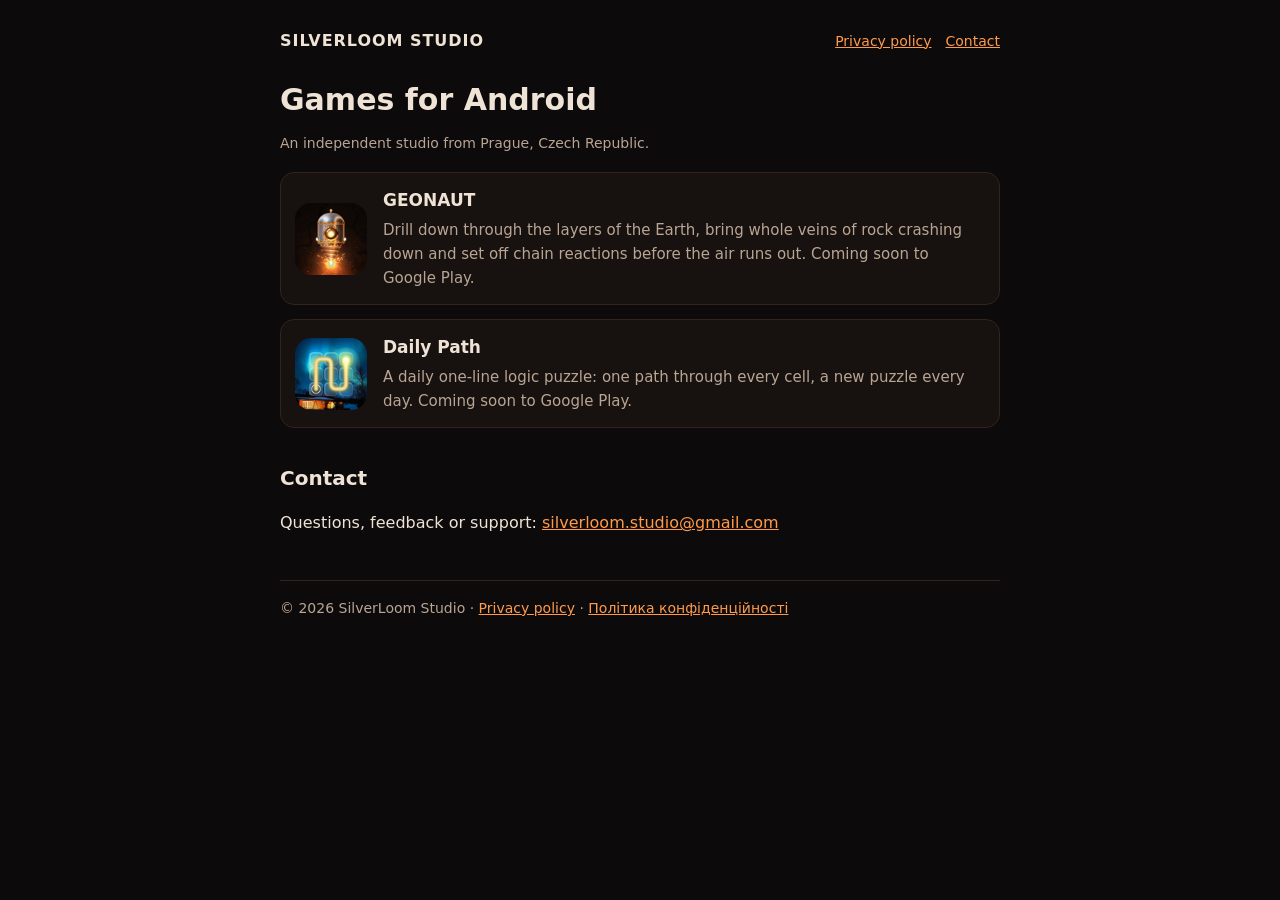
<file: index.html>
<!doctype html>
<html lang="en">
<head>
<meta charset="utf-8">
<meta name="viewport" content="width=device-width, initial-scale=1">
<title>SilverLoom Studio — games for Android</title>
<meta name="description" content="SilverLoom Studio is an independent game studio from Prague making games for Android: GEONAUT and Daily Path.">
<link rel="stylesheet" href="assets/site.css">
</head>
<body>
<div class="wrap">
  <header class="top">
    <a class="brand" href="./">SILVERLOOM STUDIO</a>
    <nav><a href="privacy/">Privacy policy</a><a href="mailto:silverloom.studio@gmail.com">Contact</a></nav>
  </header>

  <h1>Games for Android</h1>
  <p class="mut">An independent studio from Prague, Czech Republic.</p>

  <div class="games">
    <div class="game">
      <img src="assets/geonaut.png" alt="" width="72" height="72">
      <div>
        <h3>GEONAUT</h3>
        <p>Drill down through the layers of the Earth, bring whole veins of rock crashing down and set off chain reactions before the air runs out. Coming soon to Google Play.</p>
      </div>
    </div>
    <div class="game">
      <img src="assets/dailypath.png" alt="" width="72" height="72">
      <div>
        <h3>Daily Path</h3>
        <p>A daily one-line logic puzzle: one path through every cell, a new puzzle every day. Coming soon to Google Play.</p>
      </div>
    </div>
  </div>

  <h2>Contact</h2>
  <p>Questions, feedback or support: <a href="mailto:silverloom.studio@gmail.com">silverloom.studio@gmail.com</a></p>

  <footer>© 2026 SilverLoom Studio · <a href="privacy/">Privacy policy</a> · <a href="privacy/uk/">Політика конфіденційності</a></footer>
</div>
</body>
</html>
</file>
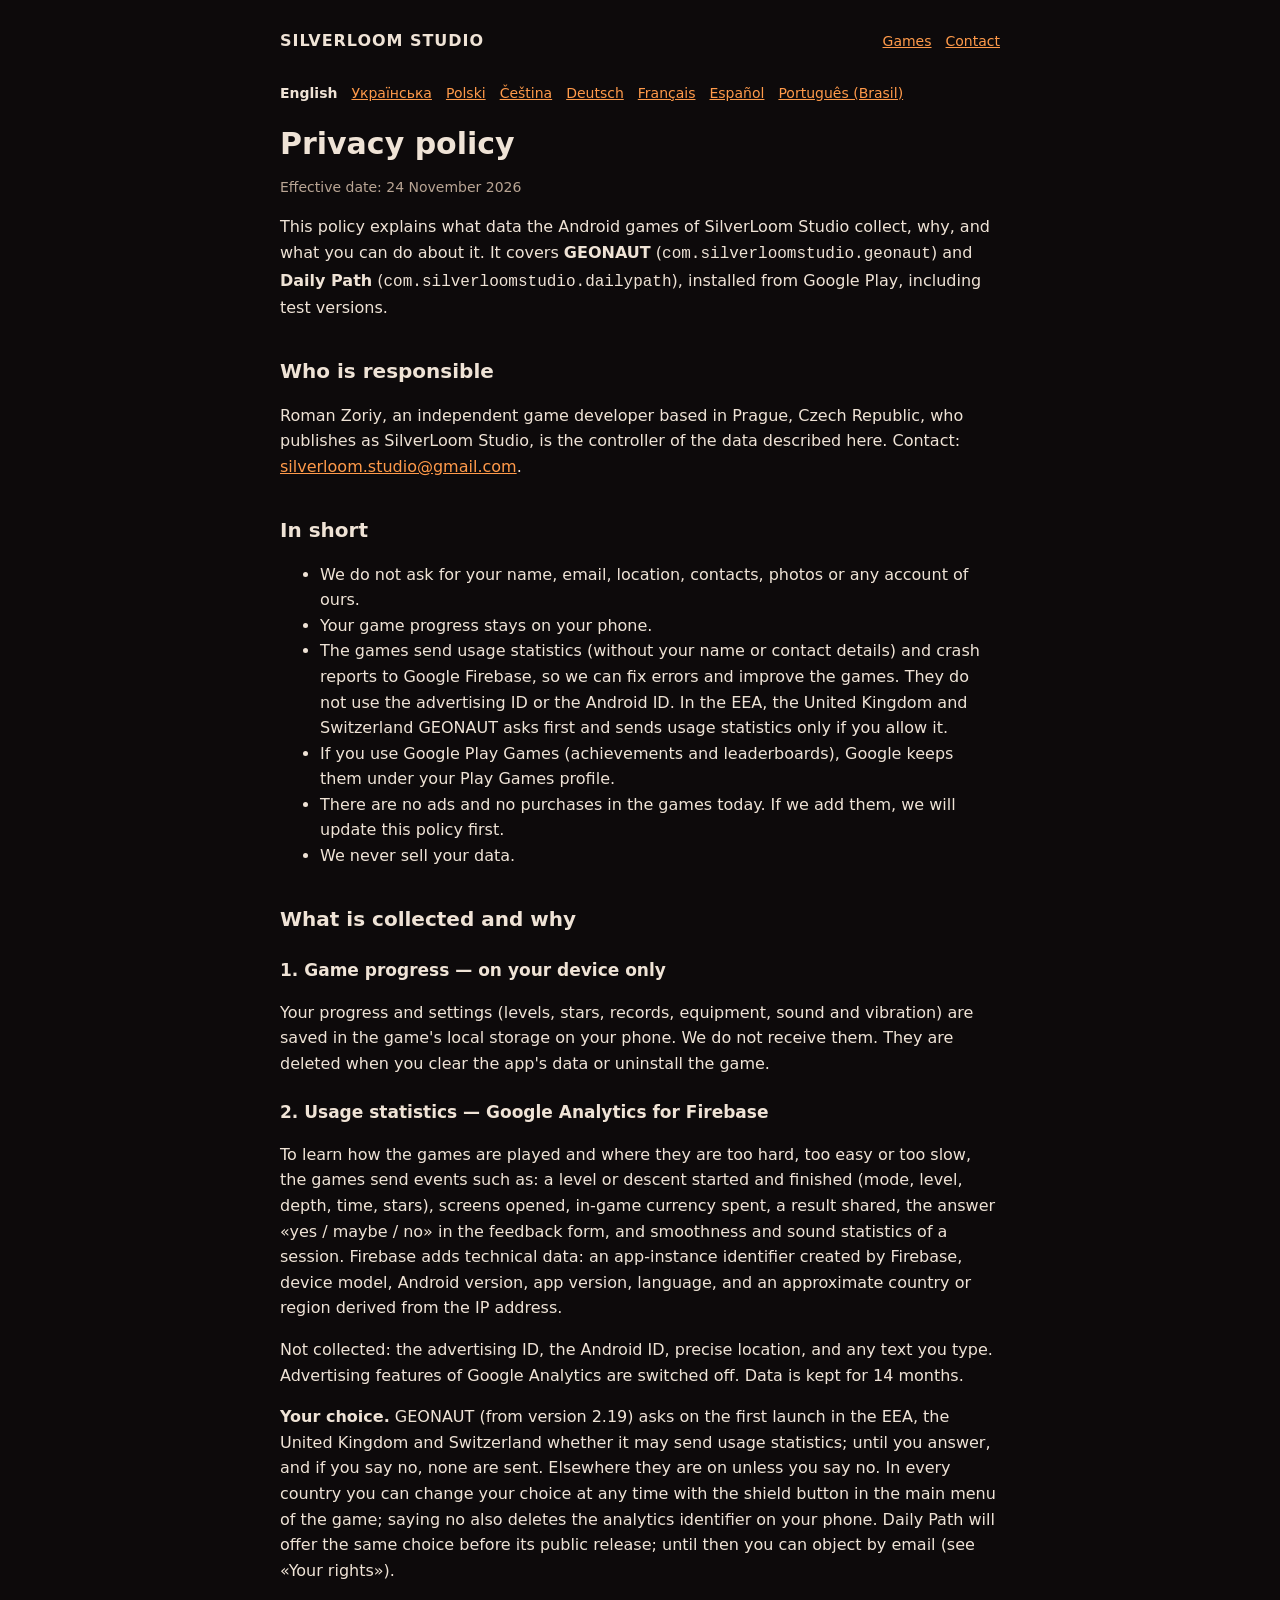
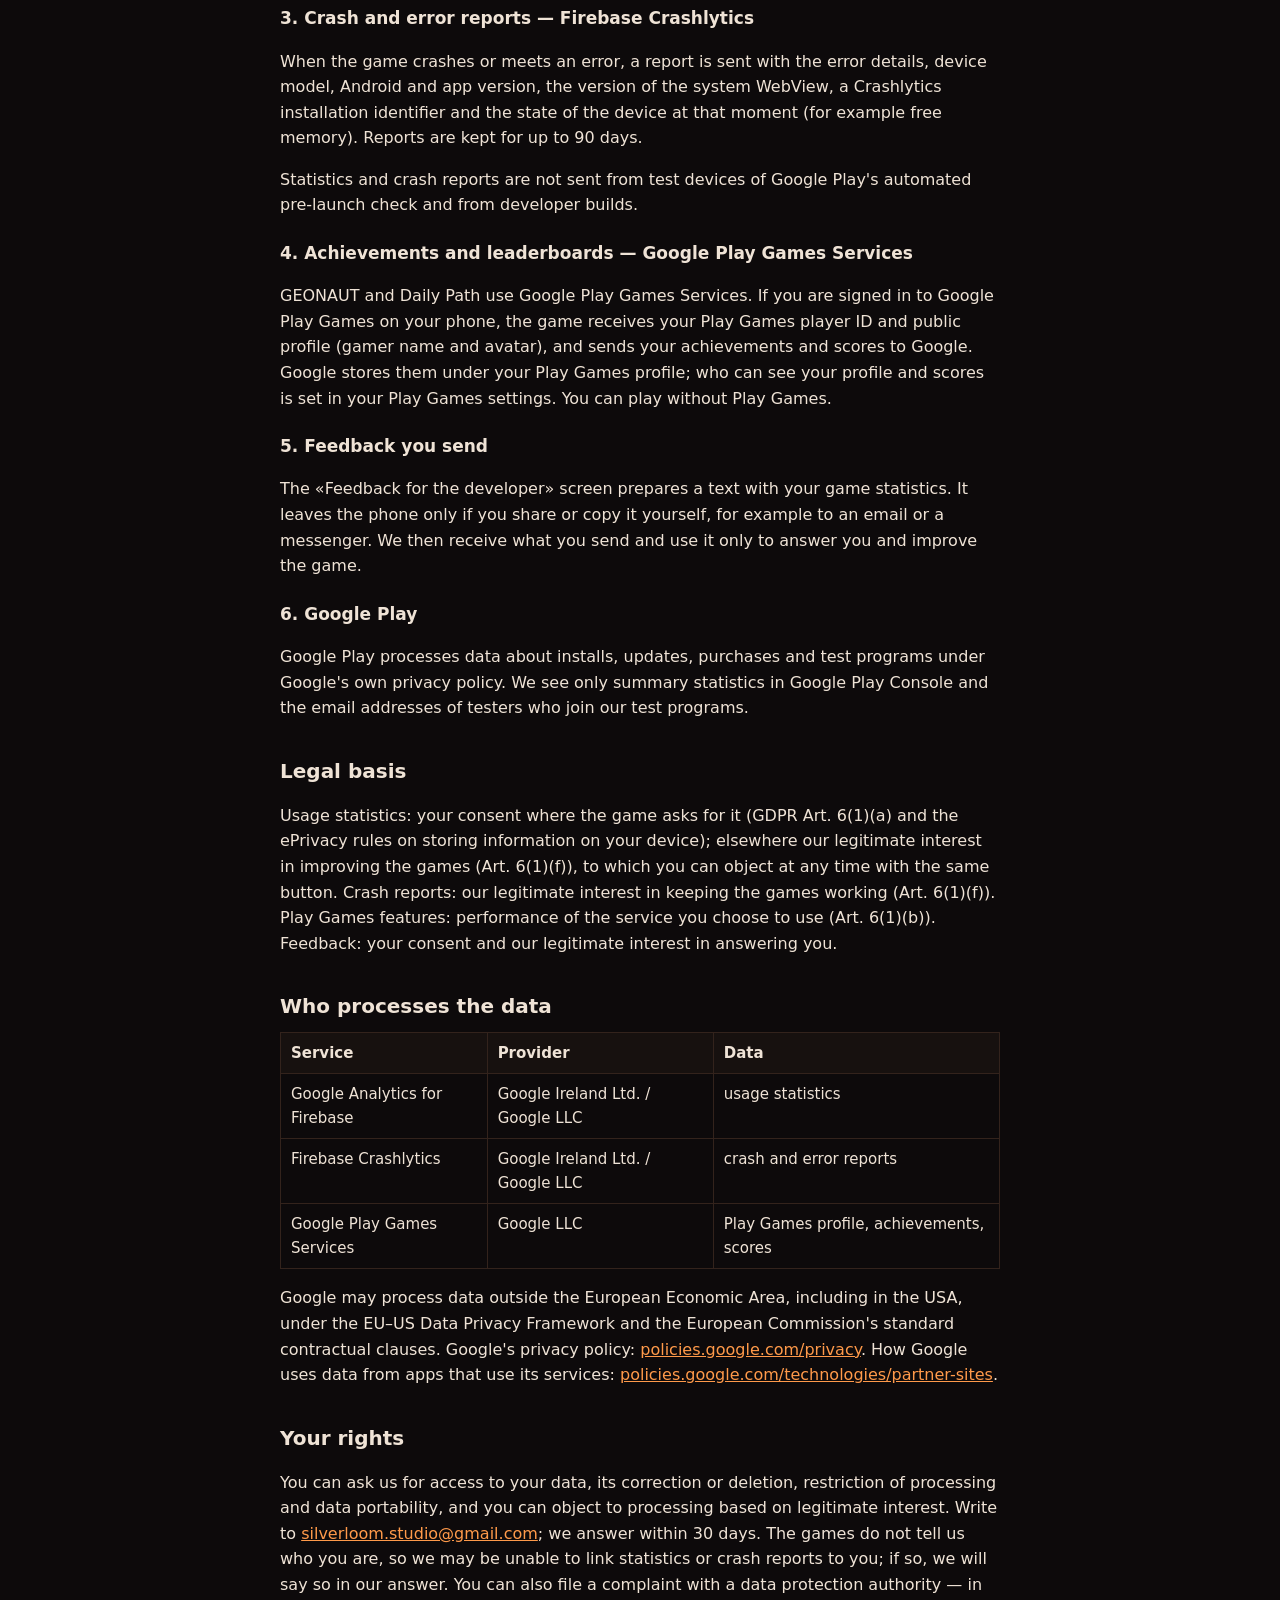
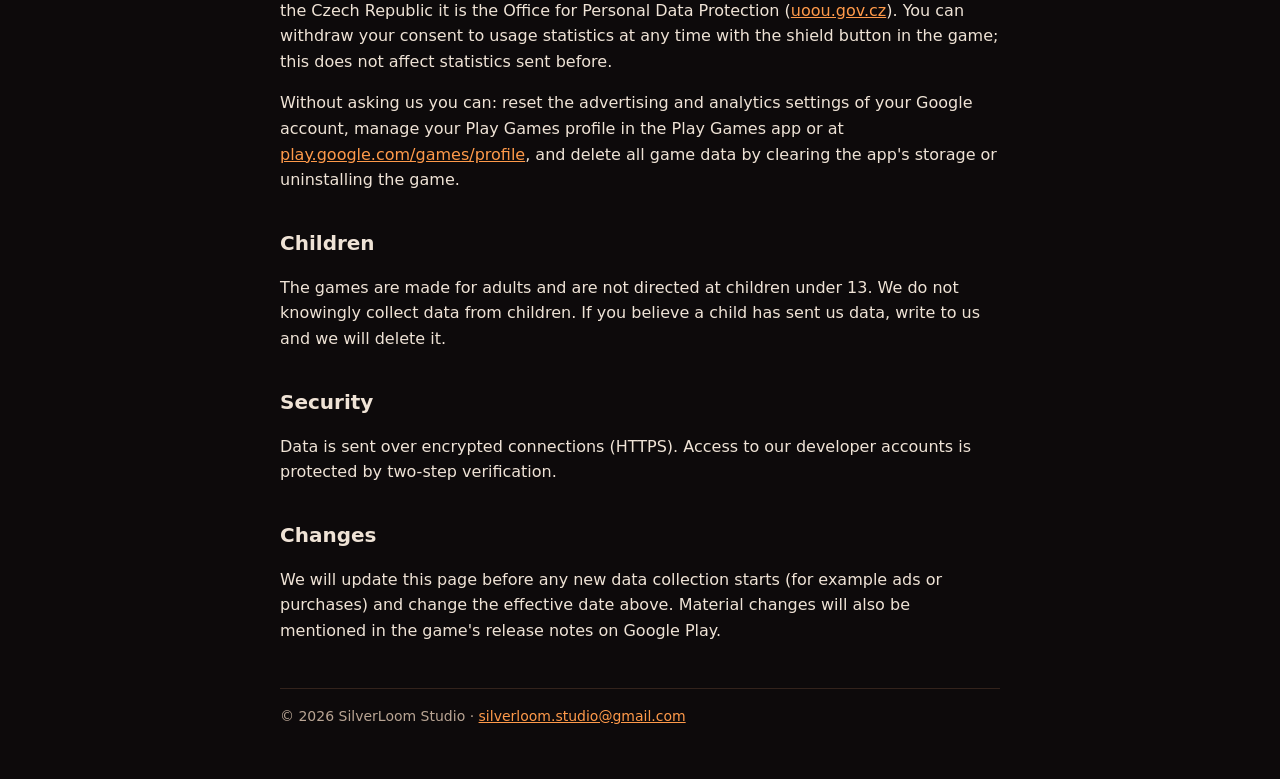
<file: privacy/index.html>
<!doctype html>
<html lang="en">
<head>
<meta charset="utf-8">
<meta name="viewport" content="width=device-width, initial-scale=1">
<title>Privacy policy — SilverLoom Studio</title>
<meta name="description" content="Privacy policy of SilverLoom Studio games for Android: GEONAUT and Daily Path.">
<link rel="alternate" hreflang="en" href="https://silverloomstudio.github.io/privacy/">
<link rel="alternate" hreflang="uk" href="https://silverloomstudio.github.io/privacy/uk/">
<link rel="alternate" hreflang="pl" href="https://silverloomstudio.github.io/privacy/pl/">
<link rel="alternate" hreflang="cs" href="https://silverloomstudio.github.io/privacy/cs/">
<link rel="alternate" hreflang="de" href="https://silverloomstudio.github.io/privacy/de/">
<link rel="alternate" hreflang="fr" href="https://silverloomstudio.github.io/privacy/fr/">
<link rel="alternate" hreflang="es" href="https://silverloomstudio.github.io/privacy/es/">
<link rel="alternate" hreflang="pt-BR" href="https://silverloomstudio.github.io/privacy/pt/">
<link rel="stylesheet" href="../assets/site.css">
</head>
<body>
<div class="wrap">
  <header class="top">
    <a class="brand" href="../">SILVERLOOM STUDIO</a>
    <nav><a href="../">Games</a><a href="mailto:silverloom.studio@gmail.com">Contact</a></nav>
  </header>

  <p class="lang"><b>English</b><a href="uk/" hreflang="uk" lang="uk">Українська</a><a href="pl/" hreflang="pl" lang="pl">Polski</a><a href="cs/" hreflang="cs" lang="cs">Čeština</a><a href="de/" hreflang="de" lang="de">Deutsch</a><a href="fr/" hreflang="fr" lang="fr">Français</a><a href="es/" hreflang="es" lang="es">Español</a><a href="pt/" hreflang="pt-BR" lang="pt-BR">Português (Brasil)</a></p>

  <h1>Privacy policy</h1>
  <p class="mut">Effective date: 24 November 2026</p>

  <p>This policy explains what data the Android games of SilverLoom Studio collect, why, and what you can do about it. It covers <b>GEONAUT</b> (<code>com.silverloomstudio.geonaut</code>) and <b>Daily Path</b> (<code>com.silverloomstudio.dailypath</code>), installed from Google Play, including test versions.</p>

  <h2>Who is responsible</h2>
  <p>Roman Zoriy, an independent game developer based in Prague, Czech Republic, who publishes as SilverLoom Studio, is the controller of the data described here. Contact: <a href="mailto:silverloom.studio@gmail.com">silverloom.studio@gmail.com</a>.</p>

  <h2>In short</h2>
  <ul>
    <li>We do not ask for your name, email, location, contacts, photos or any account of ours.</li>
    <li>Your game progress stays on your phone.</li>
    <li>The games send usage statistics (without your name or contact details) and crash reports to Google Firebase, so we can fix errors and improve the games. They do not use the advertising ID or the Android ID. In the EEA, the United Kingdom and Switzerland GEONAUT asks first and sends usage statistics only if you allow it.</li>
    <li>If you use Google Play Games (achievements and leaderboards), Google keeps them under your Play Games profile.</li>
    <li>There are no ads and no purchases in the games today. If we add them, we will update this policy first.</li>
    <li>We never sell your data.</li>
  </ul>

  <h2>What is collected and why</h2>

  <h3>1. Game progress — on your device only</h3>
  <p>Your progress and settings (levels, stars, records, equipment, sound and vibration) are saved in the game's local storage on your phone. We do not receive them. They are deleted when you clear the app's data or uninstall the game.</p>

  <h3>2. Usage statistics — Google Analytics for Firebase</h3>
  <p>To learn how the games are played and where they are too hard, too easy or too slow, the games send events such as: a level or descent started and finished (mode, level, depth, time, stars), screens opened, in-game currency spent, a result shared, the answer «yes / maybe / no» in the feedback form, and smoothness and sound statistics of a session. Firebase adds technical data: an app-instance identifier created by Firebase, device model, Android version, app version, language, and an approximate country or region derived from the IP address.</p>
  <p>Not collected: the advertising ID, the Android ID, precise location, and any text you type. Advertising features of Google Analytics are switched off. Data is kept for 14 months.</p>
  <p><b>Your choice.</b> GEONAUT (from version 2.19) asks on the first launch in the EEA, the United Kingdom and Switzerland whether it may send usage statistics; until you answer, and if you say no, none are sent. Elsewhere they are on unless you say no. In every country you can change your choice at any time with the shield button in the main menu of the game; saying no also deletes the analytics identifier on your phone. Daily Path will offer the same choice before its public release; until then you can object by email (see «Your rights»).</p>

  <h3>3. Crash and error reports — Firebase Crashlytics</h3>
  <p>When the game crashes or meets an error, a report is sent with the error details, device model, Android and app version, the version of the system WebView, a Crashlytics installation identifier and the state of the device at that moment (for example free memory). Reports are kept for up to 90 days.</p>
  <p>Statistics and crash reports are not sent from test devices of Google Play's automated pre-launch check and from developer builds.</p>

  <h3>4. Achievements and leaderboards — Google Play Games Services</h3>
  <p>GEONAUT and Daily Path use Google Play Games Services. If you are signed in to Google Play Games on your phone, the game receives your Play Games player ID and public profile (gamer name and avatar), and sends your achievements and scores to Google. Google stores them under your Play Games profile; who can see your profile and scores is set in your Play Games settings. You can play without Play Games.</p>

  <h3>5. Feedback you send</h3>
  <p>The «Feedback for the developer» screen prepares a text with your game statistics. It leaves the phone only if you share or copy it yourself, for example to an email or a messenger. We then receive what you send and use it only to answer you and improve the game.</p>

  <h3>6. Google Play</h3>
  <p>Google Play processes data about installs, updates, purchases and test programs under Google's own privacy policy. We see only summary statistics in Google Play Console and the email addresses of testers who join our test programs.</p>

  <h2>Legal basis</h2>
  <p>Usage statistics: your consent where the game asks for it (GDPR Art. 6(1)(a) and the ePrivacy rules on storing information on your device); elsewhere our legitimate interest in improving the games (Art. 6(1)(f)), to which you can object at any time with the same button. Crash reports: our legitimate interest in keeping the games working (Art. 6(1)(f)). Play Games features: performance of the service you choose to use (Art. 6(1)(b)). Feedback: your consent and our legitimate interest in answering you.</p>

  <h2>Who processes the data</h2>
  <table>
    <tr><th>Service</th><th>Provider</th><th>Data</th></tr>
    <tr><td>Google Analytics for Firebase</td><td>Google Ireland Ltd. / Google LLC</td><td>usage statistics</td></tr>
    <tr><td>Firebase Crashlytics</td><td>Google Ireland Ltd. / Google LLC</td><td>crash and error reports</td></tr>
    <tr><td>Google Play Games Services</td><td>Google LLC</td><td>Play Games profile, achievements, scores</td></tr>
  </table>
  <p>Google may process data outside the European Economic Area, including in the USA, under the EU–US Data Privacy Framework and the European Commission's standard contractual clauses. Google's privacy policy: <a href="https://policies.google.com/privacy">policies.google.com/privacy</a>. How Google uses data from apps that use its services: <a href="https://policies.google.com/technologies/partner-sites">policies.google.com/technologies/partner-sites</a>.</p>

  <h2>Your rights</h2>
  <p>You can ask us for access to your data, its correction or deletion, restriction of processing and data portability, and you can object to processing based on legitimate interest. Write to <a href="mailto:silverloom.studio@gmail.com">silverloom.studio@gmail.com</a>; we answer within 30 days. The games do not tell us who you are, so we may be unable to link statistics or crash reports to you; if so, we will say so in our answer. You can also file a complaint with a data protection authority — in the Czech Republic it is the Office for Personal Data Protection (<a href="https://uoou.gov.cz">uoou.gov.cz</a>). You can withdraw your consent to usage statistics at any time with the shield button in the game; this does not affect statistics sent before.</p>
  <p>Without asking us you can: reset the advertising and analytics settings of your Google account, manage your Play Games profile in the Play Games app or at <a href="https://play.google.com/games/profile">play.google.com/games/profile</a>, and delete all game data by clearing the app's storage or uninstalling the game.</p>

  <h2>Children</h2>
  <p>The games are made for adults and are not directed at children under 13. We do not knowingly collect data from children. If you believe a child has sent us data, write to us and we will delete it.</p>

  <h2>Security</h2>
  <p>Data is sent over encrypted connections (HTTPS). Access to our developer accounts is protected by two-step verification.</p>

  <h2>Changes</h2>
  <p>We will update this page before any new data collection starts (for example ads or purchases) and change the effective date above. Material changes will also be mentioned in the game's release notes on Google Play.</p>

  <footer>© 2026 SilverLoom Studio · <a href="mailto:silverloom.studio@gmail.com">silverloom.studio@gmail.com</a></footer>
</div>
</body>
</html>
</file>
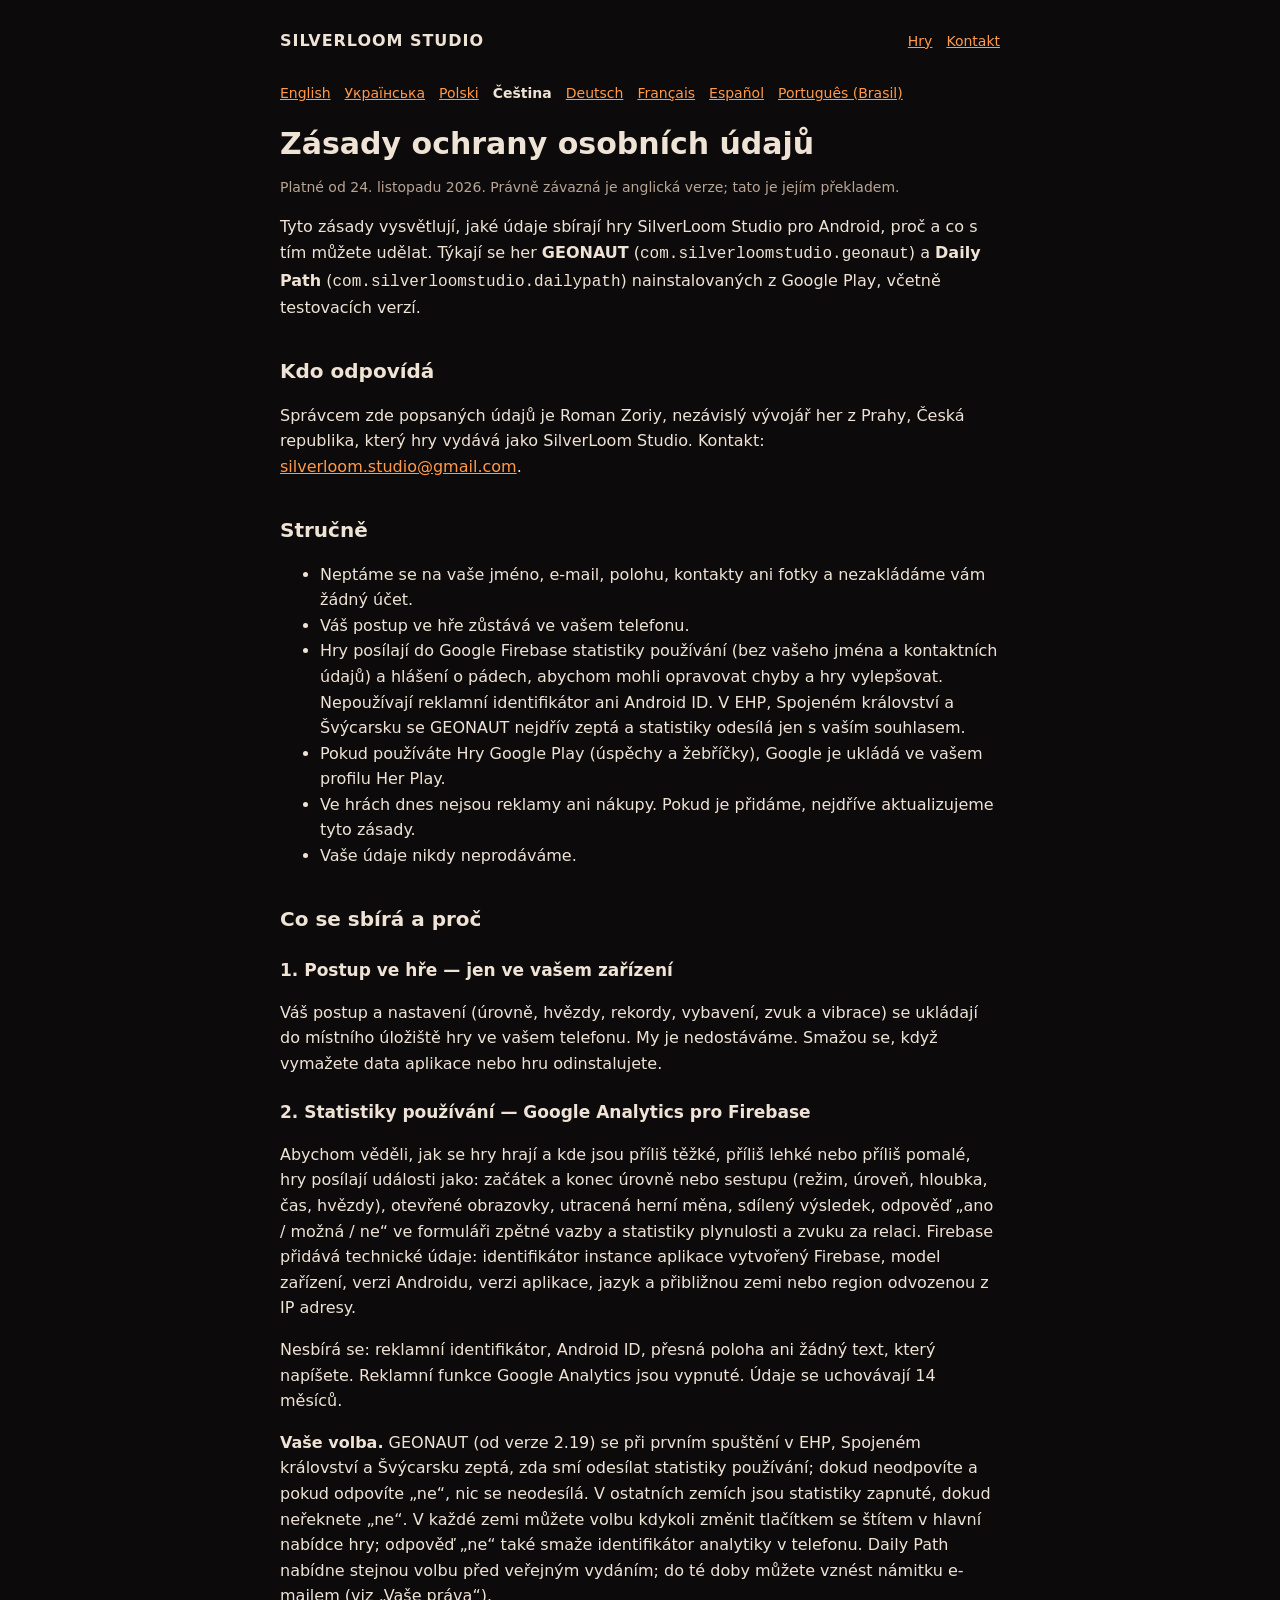
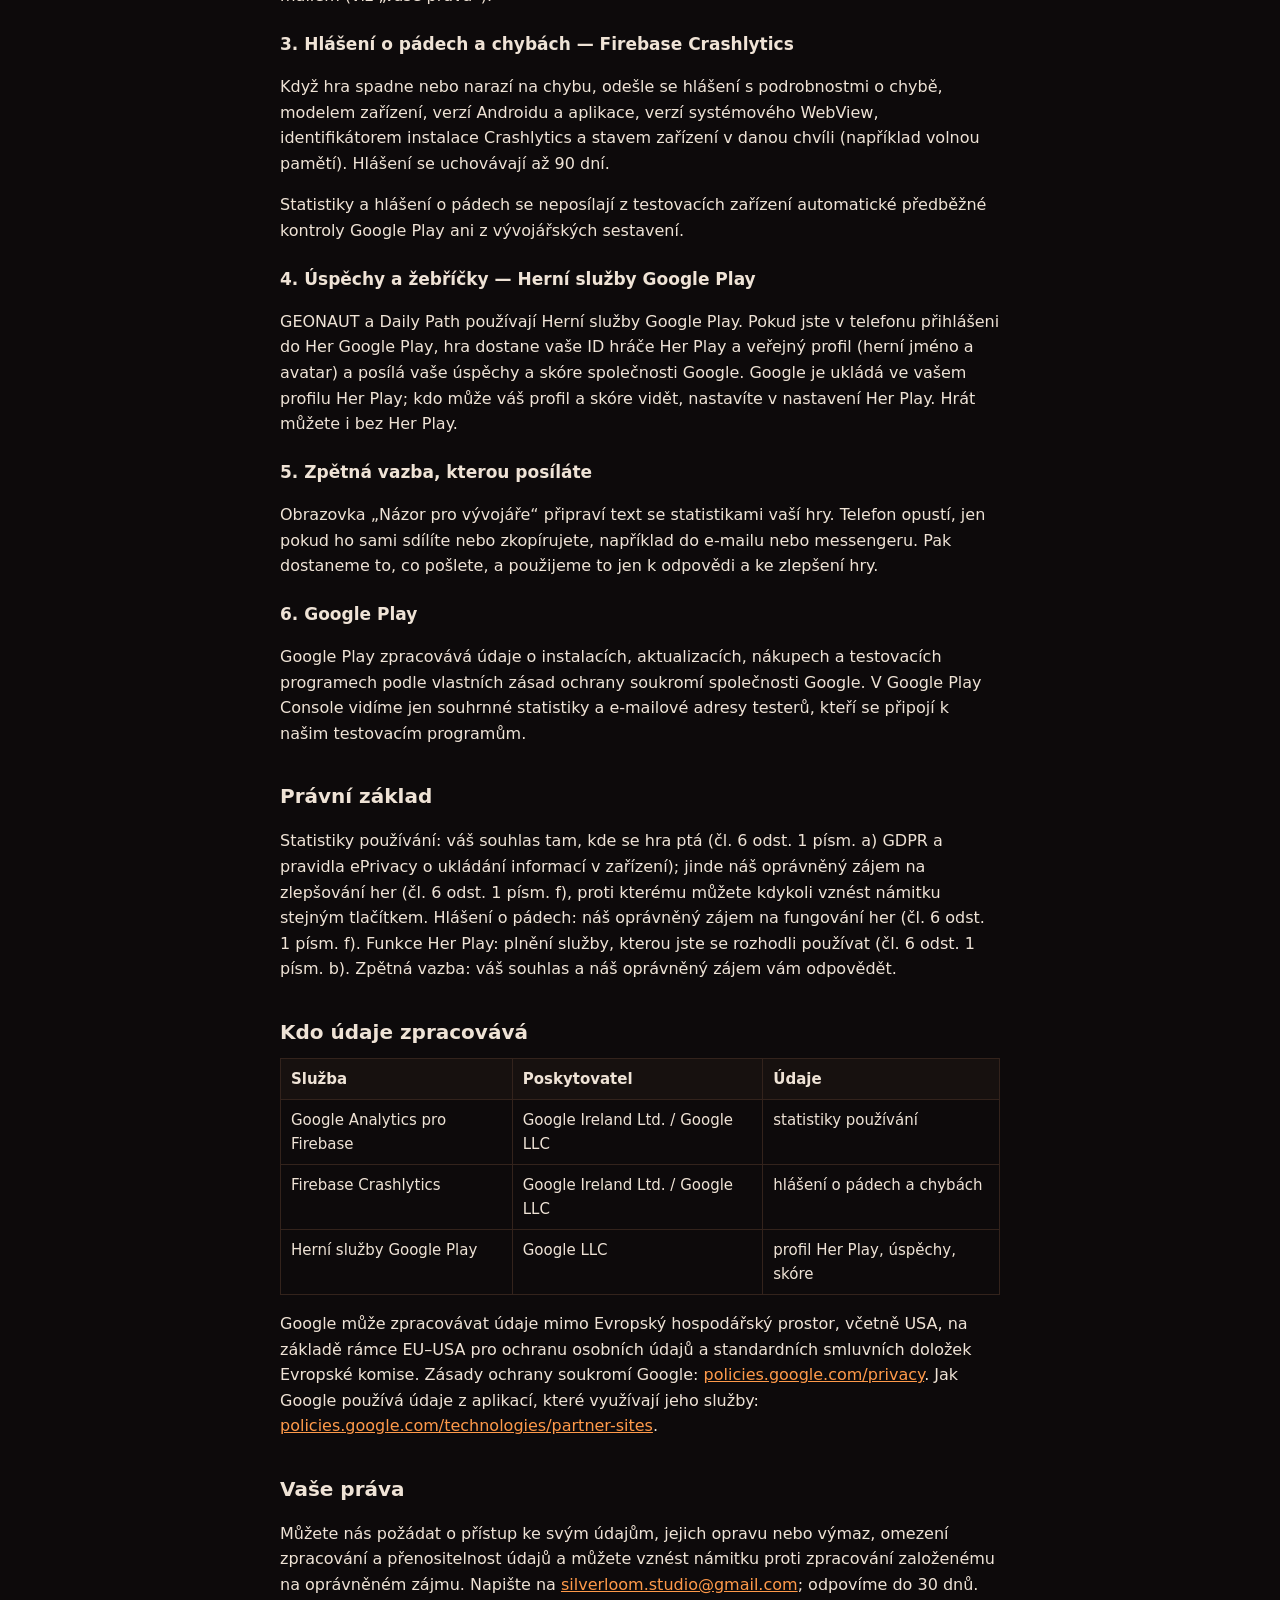
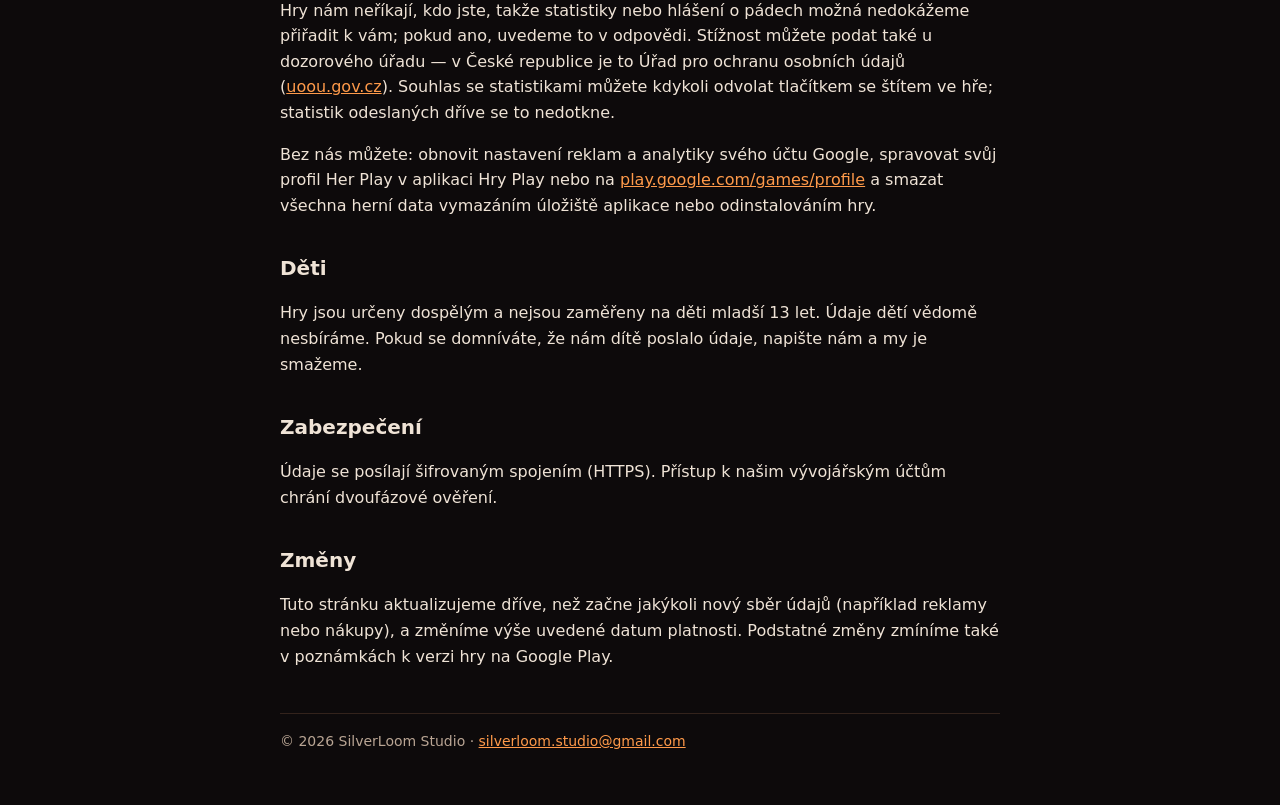
<file: privacy/cs/index.html>
<!doctype html>
<html lang="cs">
<head>
<meta charset="utf-8">
<meta name="viewport" content="width=device-width, initial-scale=1">
<title>Zásady ochrany osobních údajů — SilverLoom Studio</title>
<meta name="description" content="Zásady ochrany osobních údajů her SilverLoom Studio pro Android: GEONAUT a Daily Path.">
<link rel="alternate" hreflang="en" href="https://silverloomstudio.github.io/privacy/">
<link rel="alternate" hreflang="uk" href="https://silverloomstudio.github.io/privacy/uk/">
<link rel="alternate" hreflang="pl" href="https://silverloomstudio.github.io/privacy/pl/">
<link rel="alternate" hreflang="cs" href="https://silverloomstudio.github.io/privacy/cs/">
<link rel="alternate" hreflang="de" href="https://silverloomstudio.github.io/privacy/de/">
<link rel="alternate" hreflang="fr" href="https://silverloomstudio.github.io/privacy/fr/">
<link rel="alternate" hreflang="es" href="https://silverloomstudio.github.io/privacy/es/">
<link rel="alternate" hreflang="pt-BR" href="https://silverloomstudio.github.io/privacy/pt/">
<link rel="stylesheet" href="../../assets/site.css">
</head>
<body>
<div class="wrap">
  <header class="top">
    <a class="brand" href="../../">SILVERLOOM STUDIO</a>
    <nav><a href="../../">Hry</a><a href="mailto:silverloom.studio@gmail.com">Kontakt</a></nav>
  </header>

  <p class="lang"><a href="../" hreflang="en" lang="en">English</a><a href="../uk/" hreflang="uk" lang="uk">Українська</a><a href="../pl/" hreflang="pl" lang="pl">Polski</a><b>Čeština</b><a href="../de/" hreflang="de" lang="de">Deutsch</a><a href="../fr/" hreflang="fr" lang="fr">Français</a><a href="../es/" hreflang="es" lang="es">Español</a><a href="../pt/" hreflang="pt-BR" lang="pt-BR">Português (Brasil)</a></p>

  <h1>Zásady ochrany osobních údajů</h1>
  <p class="mut">Platné od 24. listopadu 2026. Právně závazná je anglická verze; tato je jejím překladem.</p>

  <p>Tyto zásady vysvětlují, jaké údaje sbírají hry SilverLoom Studio pro Android, proč a co s tím můžete udělat. Týkají se her <b>GEONAUT</b> (<code>com.silverloomstudio.geonaut</code>) a <b>Daily Path</b> (<code>com.silverloomstudio.dailypath</code>) nainstalovaných z Google Play, včetně testovacích verzí.</p>

  <h2>Kdo odpovídá</h2>
  <p>Správcem zde popsaných údajů je Roman Zoriy, nezávislý vývojář her z Prahy, Česká republika, který hry vydává jako SilverLoom Studio. Kontakt: <a href="mailto:silverloom.studio@gmail.com">silverloom.studio@gmail.com</a>.</p>

  <h2>Stručně</h2>
  <ul>
    <li>Neptáme se na vaše jméno, e-mail, polohu, kontakty ani fotky a nezakládáme vám žádný účet.</li>
    <li>Váš postup ve hře zůstává ve vašem telefonu.</li>
    <li>Hry posílají do Google Firebase statistiky používání (bez vašeho jména a kontaktních údajů) a hlášení o pádech, abychom mohli opravovat chyby a hry vylepšovat. Nepoužívají reklamní identifikátor ani Android ID. V EHP, Spojeném království a Švýcarsku se GEONAUT nejdřív zeptá a statistiky odesílá jen s vaším souhlasem.</li>
    <li>Pokud používáte Hry Google Play (úspěchy a žebříčky), Google je ukládá ve vašem profilu Her Play.</li>
    <li>Ve hrách dnes nejsou reklamy ani nákupy. Pokud je přidáme, nejdříve aktualizujeme tyto zásady.</li>
    <li>Vaše údaje nikdy neprodáváme.</li>
  </ul>

  <h2>Co se sbírá a proč</h2>

  <h3>1. Postup ve hře — jen ve vašem zařízení</h3>
  <p>Váš postup a nastavení (úrovně, hvězdy, rekordy, vybavení, zvuk a vibrace) se ukládají do místního úložiště hry ve vašem telefonu. My je nedostáváme. Smažou se, když vymažete data aplikace nebo hru odinstalujete.</p>

  <h3>2. Statistiky používání — Google Analytics pro Firebase</h3>
  <p>Abychom věděli, jak se hry hrají a kde jsou příliš těžké, příliš lehké nebo příliš pomalé, hry posílají události jako: začátek a konec úrovně nebo sestupu (režim, úroveň, hloubka, čas, hvězdy), otevřené obrazovky, utracená herní měna, sdílený výsledek, odpověď „ano / možná / ne“ ve formuláři zpětné vazby a statistiky plynulosti a zvuku za relaci. Firebase přidává technické údaje: identifikátor instance aplikace vytvořený Firebase, model zařízení, verzi Androidu, verzi aplikace, jazyk a přibližnou zemi nebo region odvozenou z IP adresy.</p>
  <p>Nesbírá se: reklamní identifikátor, Android ID, přesná poloha ani žádný text, který napíšete. Reklamní funkce Google Analytics jsou vypnuté. Údaje se uchovávají 14 měsíců.</p>
  <p><b>Vaše volba.</b> GEONAUT (od verze 2.19) se při prvním spuštění v EHP, Spojeném království a Švýcarsku zeptá, zda smí odesílat statistiky používání; dokud neodpovíte a pokud odpovíte „ne“, nic se neodesílá. V ostatních zemích jsou statistiky zapnuté, dokud neřeknete „ne“. V každé zemi můžete volbu kdykoli změnit tlačítkem se štítem v hlavní nabídce hry; odpověď „ne“ také smaže identifikátor analytiky v telefonu. Daily Path nabídne stejnou volbu před veřejným vydáním; do té doby můžete vznést námitku e-mailem (viz „Vaše práva“).</p>

  <h3>3. Hlášení o pádech a chybách — Firebase Crashlytics</h3>
  <p>Když hra spadne nebo narazí na chybu, odešle se hlášení s podrobnostmi o chybě, modelem zařízení, verzí Androidu a aplikace, verzí systémového WebView, identifikátorem instalace Crashlytics a stavem zařízení v danou chvíli (například volnou pamětí). Hlášení se uchovávají až 90 dní.</p>
  <p>Statistiky a hlášení o pádech se neposílají z testovacích zařízení automatické předběžné kontroly Google Play ani z vývojářských sestavení.</p>

  <h3>4. Úspěchy a žebříčky — Herní služby Google Play</h3>
  <p>GEONAUT a Daily Path používají Herní služby Google Play. Pokud jste v telefonu přihlášeni do Her Google Play, hra dostane vaše ID hráče Her Play a veřejný profil (herní jméno a avatar) a posílá vaše úspěchy a skóre společnosti Google. Google je ukládá ve vašem profilu Her Play; kdo může váš profil a skóre vidět, nastavíte v nastavení Her Play. Hrát můžete i bez Her Play.</p>

  <h3>5. Zpětná vazba, kterou posíláte</h3>
  <p>Obrazovka „Názor pro vývojáře“ připraví text se statistikami vaší hry. Telefon opustí, jen pokud ho sami sdílíte nebo zkopírujete, například do e-mailu nebo messengeru. Pak dostaneme to, co pošlete, a použijeme to jen k odpovědi a ke zlepšení hry.</p>

  <h3>6. Google Play</h3>
  <p>Google Play zpracovává údaje o instalacích, aktualizacích, nákupech a testovacích programech podle vlastních zásad ochrany soukromí společnosti Google. V Google Play Console vidíme jen souhrnné statistiky a e-mailové adresy testerů, kteří se připojí k našim testovacím programům.</p>

  <h2>Právní základ</h2>
  <p>Statistiky používání: váš souhlas tam, kde se hra ptá (čl. 6 odst. 1 písm. a) GDPR a pravidla ePrivacy o ukládání informací v zařízení); jinde náš oprávněný zájem na zlepšování her (čl. 6 odst. 1 písm. f), proti kterému můžete kdykoli vznést námitku stejným tlačítkem. Hlášení o pádech: náš oprávněný zájem na fungování her (čl. 6 odst. 1 písm. f). Funkce Her Play: plnění služby, kterou jste se rozhodli používat (čl. 6 odst. 1 písm. b). Zpětná vazba: váš souhlas a náš oprávněný zájem vám odpovědět.</p>

  <h2>Kdo údaje zpracovává</h2>
  <table>
    <tr><th>Služba</th><th>Poskytovatel</th><th>Údaje</th></tr>
    <tr><td>Google Analytics pro Firebase</td><td>Google Ireland Ltd. / Google LLC</td><td>statistiky používání</td></tr>
    <tr><td>Firebase Crashlytics</td><td>Google Ireland Ltd. / Google LLC</td><td>hlášení o pádech a chybách</td></tr>
    <tr><td>Herní služby Google Play</td><td>Google LLC</td><td>profil Her Play, úspěchy, skóre</td></tr>
  </table>
  <p>Google může zpracovávat údaje mimo Evropský hospodářský prostor, včetně USA, na základě rámce EU–USA pro ochranu osobních údajů a standardních smluvních doložek Evropské komise. Zásady ochrany soukromí Google: <a href="https://policies.google.com/privacy">policies.google.com/privacy</a>. Jak Google používá údaje z aplikací, které využívají jeho služby: <a href="https://policies.google.com/technologies/partner-sites">policies.google.com/technologies/partner-sites</a>.</p>

  <h2>Vaše práva</h2>
  <p>Můžete nás požádat o přístup ke svým údajům, jejich opravu nebo výmaz, omezení zpracování a přenositelnost údajů a můžete vznést námitku proti zpracování založenému na oprávněném zájmu. Napište na <a href="mailto:silverloom.studio@gmail.com">silverloom.studio@gmail.com</a>; odpovíme do 30 dnů. Hry nám neříkají, kdo jste, takže statistiky nebo hlášení o pádech možná nedokážeme přiřadit k vám; pokud ano, uvedeme to v odpovědi. Stížnost můžete podat také u dozorového úřadu — v České republice je to Úřad pro ochranu osobních údajů (<a href="https://uoou.gov.cz">uoou.gov.cz</a>). Souhlas se statistikami můžete kdykoli odvolat tlačítkem se štítem ve hře; statistik odeslaných dříve se to nedotkne.</p>
  <p>Bez nás můžete: obnovit nastavení reklam a analytiky svého účtu Google, spravovat svůj profil Her Play v aplikaci Hry Play nebo na <a href="https://play.google.com/games/profile">play.google.com/games/profile</a> a smazat všechna herní data vymazáním úložiště aplikace nebo odinstalováním hry.</p>

  <h2>Děti</h2>
  <p>Hry jsou určeny dospělým a nejsou zaměřeny na děti mladší 13 let. Údaje dětí vědomě nesbíráme. Pokud se domníváte, že nám dítě poslalo údaje, napište nám a my je smažeme.</p>

  <h2>Zabezpečení</h2>
  <p>Údaje se posílají šifrovaným spojením (HTTPS). Přístup k našim vývojářským účtům chrání dvoufázové ověření.</p>

  <h2>Změny</h2>
  <p>Tuto stránku aktualizujeme dříve, než začne jakýkoli nový sběr údajů (například reklamy nebo nákupy), a změníme výše uvedené datum platnosti. Podstatné změny zmíníme také v poznámkách k verzi hry na Google Play.</p>

  <footer>© 2026 SilverLoom Studio · <a href="mailto:silverloom.studio@gmail.com">silverloom.studio@gmail.com</a></footer>
</div>
</body>
</html>
</file>
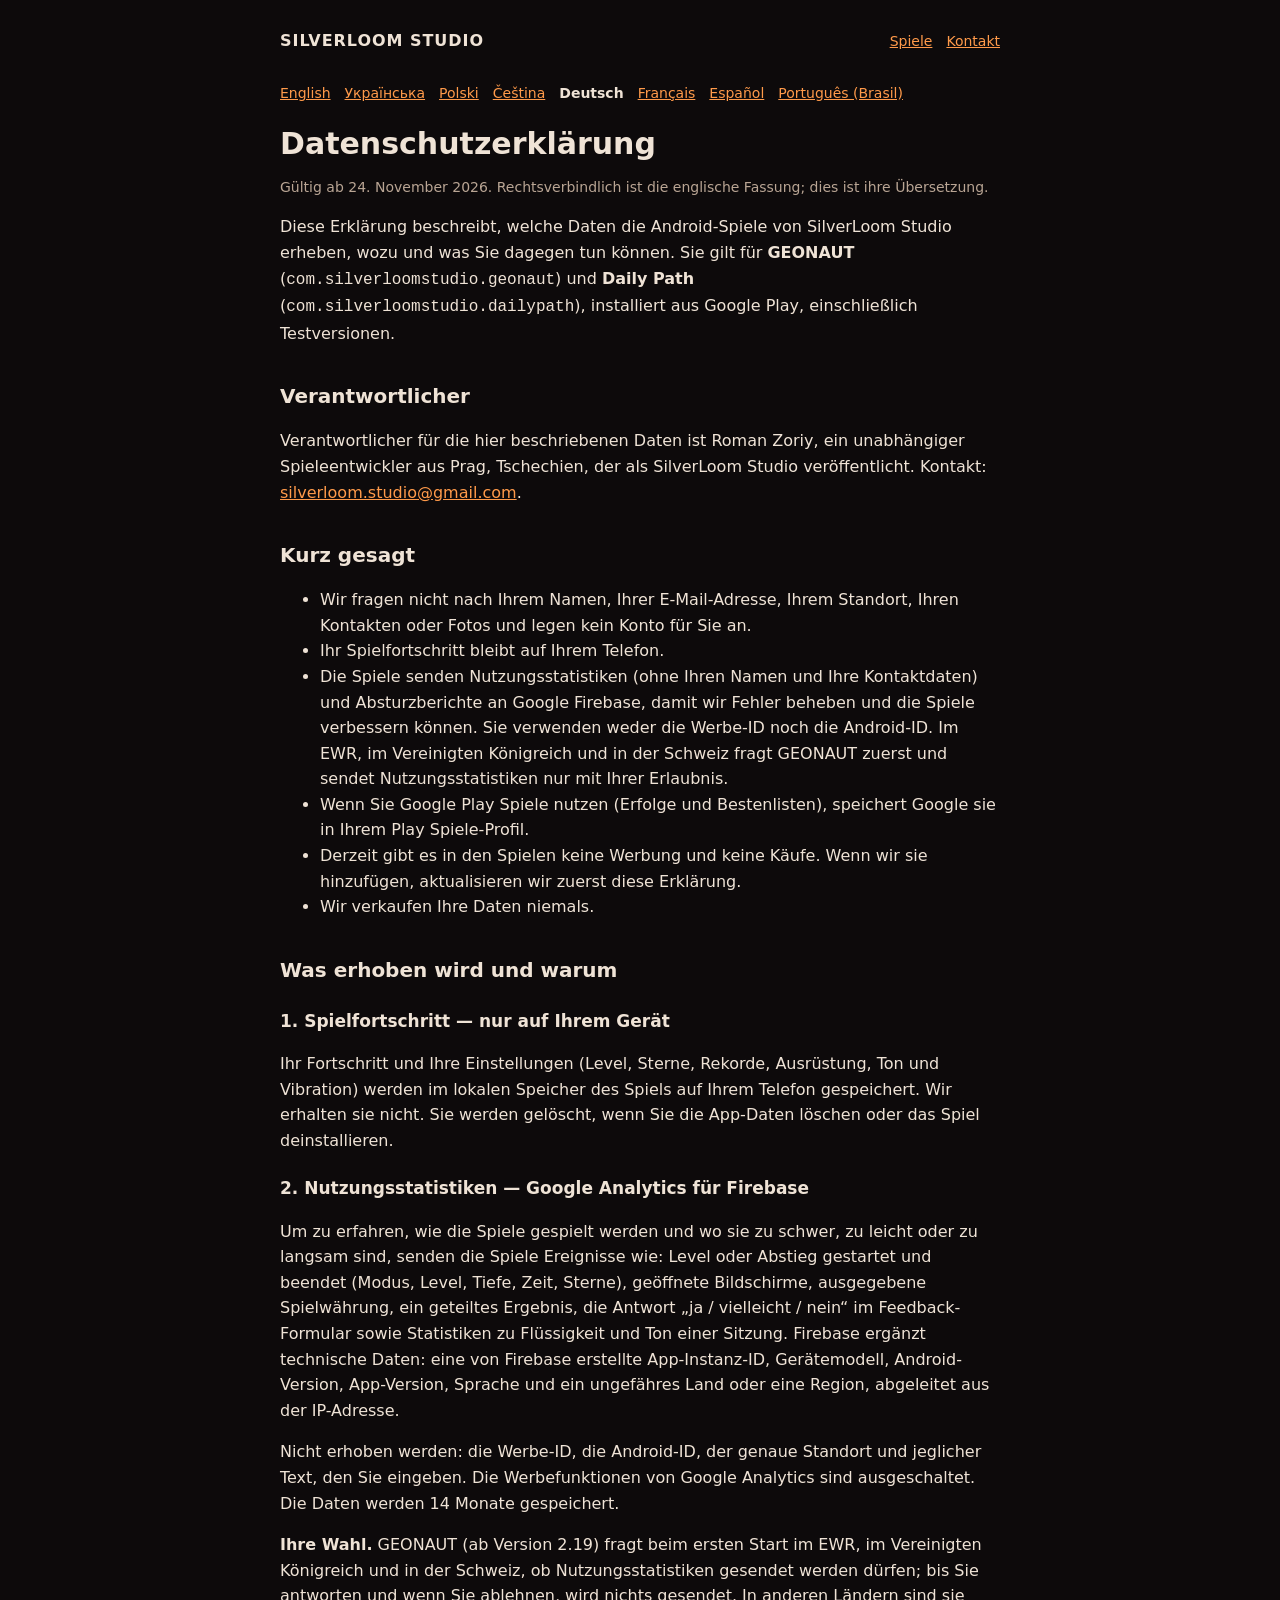
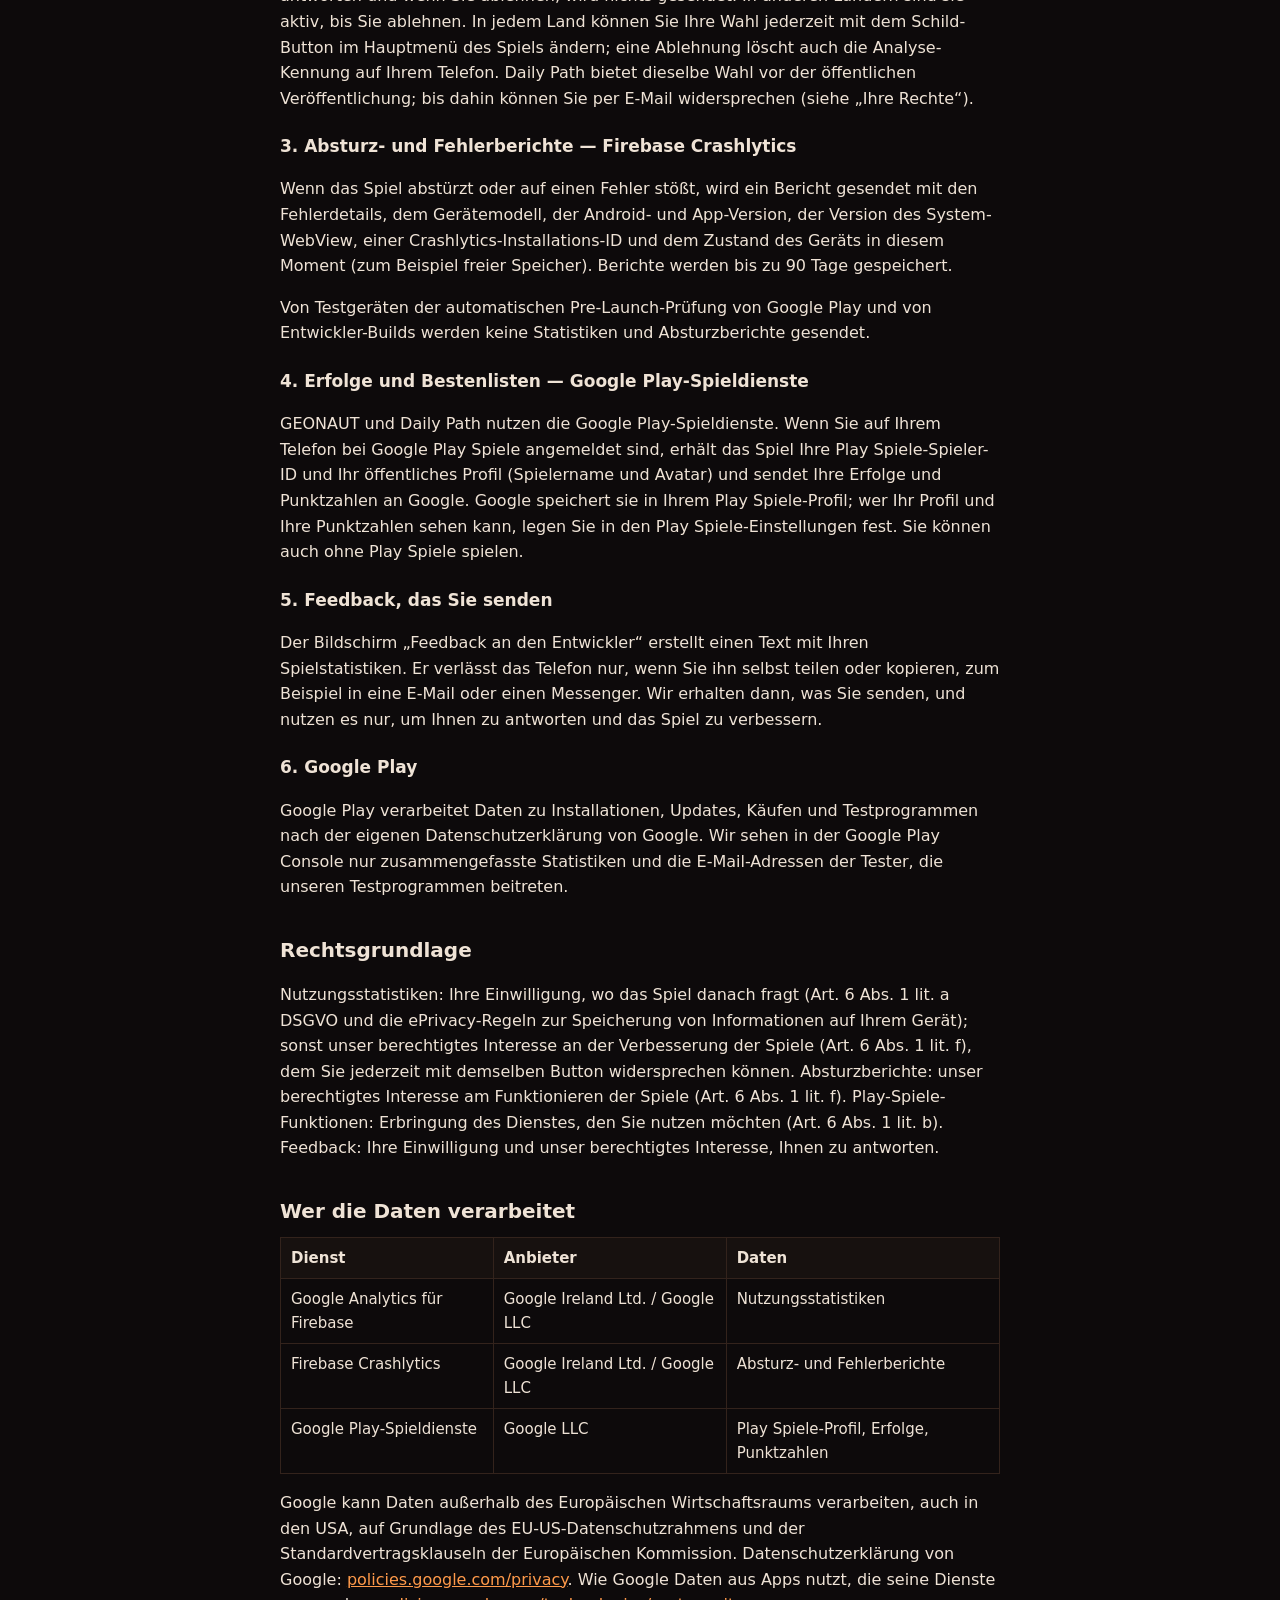
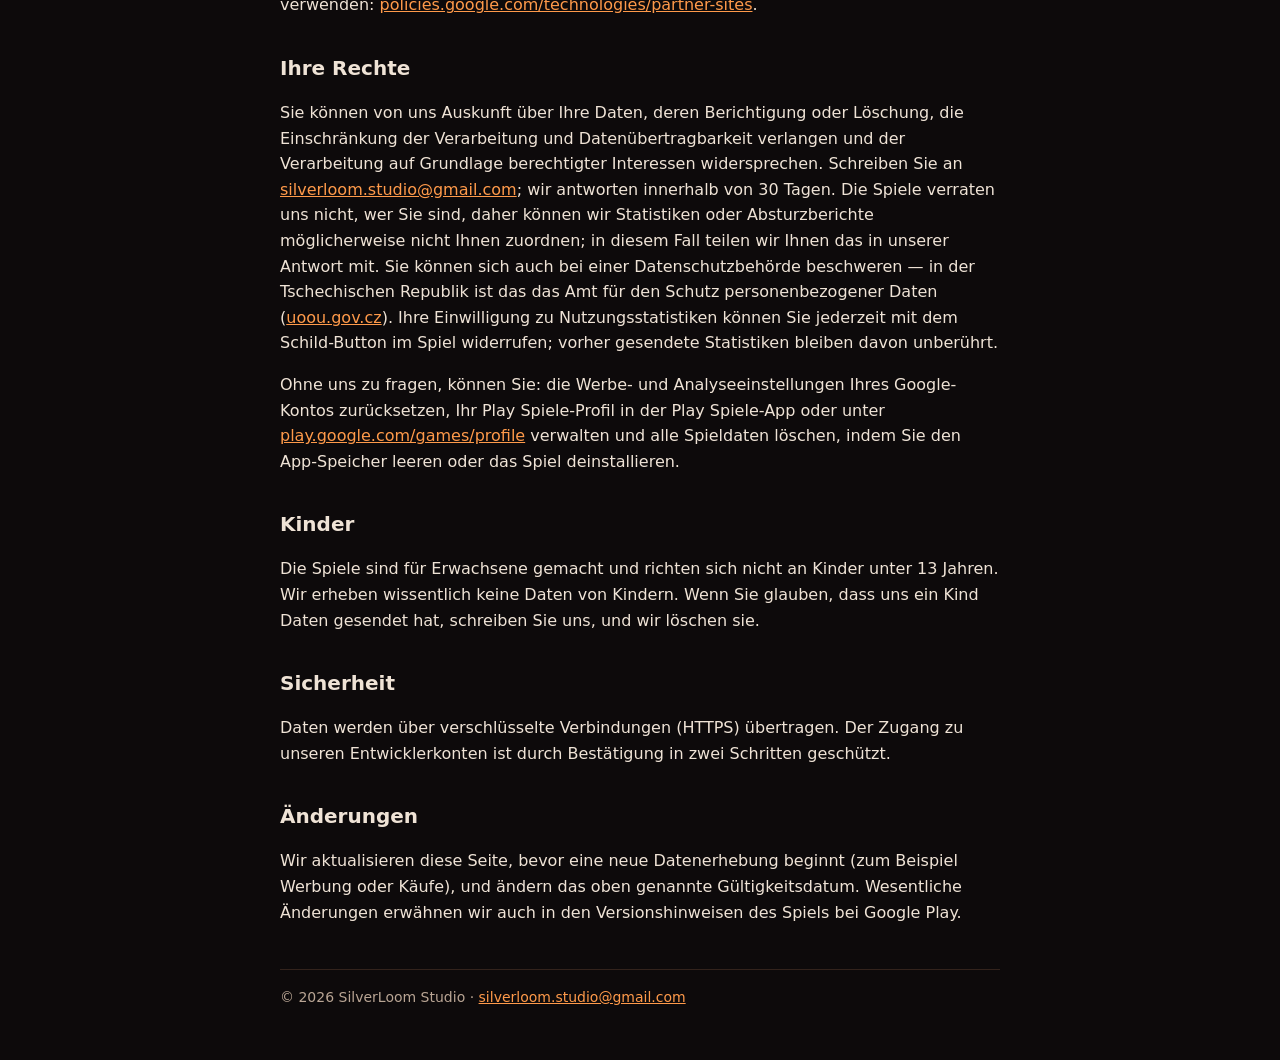
<file: privacy/de/index.html>
<!doctype html>
<html lang="de">
<head>
<meta charset="utf-8">
<meta name="viewport" content="width=device-width, initial-scale=1">
<title>Datenschutzerklärung — SilverLoom Studio</title>
<meta name="description" content="Datenschutzerklärung der Android-Spiele von SilverLoom Studio: GEONAUT und Daily Path.">
<link rel="alternate" hreflang="en" href="https://silverloomstudio.github.io/privacy/">
<link rel="alternate" hreflang="uk" href="https://silverloomstudio.github.io/privacy/uk/">
<link rel="alternate" hreflang="pl" href="https://silverloomstudio.github.io/privacy/pl/">
<link rel="alternate" hreflang="cs" href="https://silverloomstudio.github.io/privacy/cs/">
<link rel="alternate" hreflang="de" href="https://silverloomstudio.github.io/privacy/de/">
<link rel="alternate" hreflang="fr" href="https://silverloomstudio.github.io/privacy/fr/">
<link rel="alternate" hreflang="es" href="https://silverloomstudio.github.io/privacy/es/">
<link rel="alternate" hreflang="pt-BR" href="https://silverloomstudio.github.io/privacy/pt/">
<link rel="stylesheet" href="../../assets/site.css">
</head>
<body>
<div class="wrap">
  <header class="top">
    <a class="brand" href="../../">SILVERLOOM STUDIO</a>
    <nav><a href="../../">Spiele</a><a href="mailto:silverloom.studio@gmail.com">Kontakt</a></nav>
  </header>

  <p class="lang"><a href="../" hreflang="en" lang="en">English</a><a href="../uk/" hreflang="uk" lang="uk">Українська</a><a href="../pl/" hreflang="pl" lang="pl">Polski</a><a href="../cs/" hreflang="cs" lang="cs">Čeština</a><b>Deutsch</b><a href="../fr/" hreflang="fr" lang="fr">Français</a><a href="../es/" hreflang="es" lang="es">Español</a><a href="../pt/" hreflang="pt-BR" lang="pt-BR">Português (Brasil)</a></p>

  <h1>Datenschutzerklärung</h1>
  <p class="mut">Gültig ab 24. November 2026. Rechtsverbindlich ist die englische Fassung; dies ist ihre Übersetzung.</p>

  <p>Diese Erklärung beschreibt, welche Daten die Android-Spiele von SilverLoom Studio erheben, wozu und was Sie dagegen tun können. Sie gilt für <b>GEONAUT</b> (<code>com.silverloomstudio.geonaut</code>) und <b>Daily Path</b> (<code>com.silverloomstudio.dailypath</code>), installiert aus Google Play, einschließlich Testversionen.</p>

  <h2>Verantwortlicher</h2>
  <p>Verantwortlicher für die hier beschriebenen Daten ist Roman Zoriy, ein unabhängiger Spieleentwickler aus Prag, Tschechien, der als SilverLoom Studio veröffentlicht. Kontakt: <a href="mailto:silverloom.studio@gmail.com">silverloom.studio@gmail.com</a>.</p>

  <h2>Kurz gesagt</h2>
  <ul>
    <li>Wir fragen nicht nach Ihrem Namen, Ihrer E-Mail-Adresse, Ihrem Standort, Ihren Kontakten oder Fotos und legen kein Konto für Sie an.</li>
    <li>Ihr Spielfortschritt bleibt auf Ihrem Telefon.</li>
    <li>Die Spiele senden Nutzungsstatistiken (ohne Ihren Namen und Ihre Kontaktdaten) und Absturzberichte an Google Firebase, damit wir Fehler beheben und die Spiele verbessern können. Sie verwenden weder die Werbe-ID noch die Android-ID. Im EWR, im Vereinigten Königreich und in der Schweiz fragt GEONAUT zuerst und sendet Nutzungsstatistiken nur mit Ihrer Erlaubnis.</li>
    <li>Wenn Sie Google Play Spiele nutzen (Erfolge und Bestenlisten), speichert Google sie in Ihrem Play Spiele-Profil.</li>
    <li>Derzeit gibt es in den Spielen keine Werbung und keine Käufe. Wenn wir sie hinzufügen, aktualisieren wir zuerst diese Erklärung.</li>
    <li>Wir verkaufen Ihre Daten niemals.</li>
  </ul>

  <h2>Was erhoben wird und warum</h2>

  <h3>1. Spielfortschritt — nur auf Ihrem Gerät</h3>
  <p>Ihr Fortschritt und Ihre Einstellungen (Level, Sterne, Rekorde, Ausrüstung, Ton und Vibration) werden im lokalen Speicher des Spiels auf Ihrem Telefon gespeichert. Wir erhalten sie nicht. Sie werden gelöscht, wenn Sie die App-Daten löschen oder das Spiel deinstallieren.</p>

  <h3>2. Nutzungsstatistiken — Google Analytics für Firebase</h3>
  <p>Um zu erfahren, wie die Spiele gespielt werden und wo sie zu schwer, zu leicht oder zu langsam sind, senden die Spiele Ereignisse wie: Level oder Abstieg gestartet und beendet (Modus, Level, Tiefe, Zeit, Sterne), geöffnete Bildschirme, ausgegebene Spielwährung, ein geteiltes Ergebnis, die Antwort „ja / vielleicht / nein“ im Feedback-Formular sowie Statistiken zu Flüssigkeit und Ton einer Sitzung. Firebase ergänzt technische Daten: eine von Firebase erstellte App-Instanz-ID, Gerätemodell, Android-Version, App-Version, Sprache und ein ungefähres Land oder eine Region, abgeleitet aus der IP-Adresse.</p>
  <p>Nicht erhoben werden: die Werbe-ID, die Android-ID, der genaue Standort und jeglicher Text, den Sie eingeben. Die Werbefunktionen von Google Analytics sind ausgeschaltet. Die Daten werden 14 Monate gespeichert.</p>
  <p><b>Ihre Wahl.</b> GEONAUT (ab Version 2.19) fragt beim ersten Start im EWR, im Vereinigten Königreich und in der Schweiz, ob Nutzungsstatistiken gesendet werden dürfen; bis Sie antworten und wenn Sie ablehnen, wird nichts gesendet. In anderen Ländern sind sie aktiv, bis Sie ablehnen. In jedem Land können Sie Ihre Wahl jederzeit mit dem Schild-Button im Hauptmenü des Spiels ändern; eine Ablehnung löscht auch die Analyse-Kennung auf Ihrem Telefon. Daily Path bietet dieselbe Wahl vor der öffentlichen Veröffentlichung; bis dahin können Sie per E-Mail widersprechen (siehe „Ihre Rechte“).</p>

  <h3>3. Absturz- und Fehlerberichte — Firebase Crashlytics</h3>
  <p>Wenn das Spiel abstürzt oder auf einen Fehler stößt, wird ein Bericht gesendet mit den Fehlerdetails, dem Gerätemodell, der Android- und App-Version, der Version des System-WebView, einer Crashlytics-Installations-ID und dem Zustand des Geräts in diesem Moment (zum Beispiel freier Speicher). Berichte werden bis zu 90 Tage gespeichert.</p>
  <p>Von Testgeräten der automatischen Pre-Launch-Prüfung von Google Play und von Entwickler-Builds werden keine Statistiken und Absturzberichte gesendet.</p>

  <h3>4. Erfolge und Bestenlisten — Google Play-Spieldienste</h3>
  <p>GEONAUT und Daily Path nutzen die Google Play-Spieldienste. Wenn Sie auf Ihrem Telefon bei Google Play Spiele angemeldet sind, erhält das Spiel Ihre Play Spiele-Spieler-ID und Ihr öffentliches Profil (Spielername und Avatar) und sendet Ihre Erfolge und Punktzahlen an Google. Google speichert sie in Ihrem Play Spiele-Profil; wer Ihr Profil und Ihre Punktzahlen sehen kann, legen Sie in den Play Spiele-Einstellungen fest. Sie können auch ohne Play Spiele spielen.</p>

  <h3>5. Feedback, das Sie senden</h3>
  <p>Der Bildschirm „Feedback an den Entwickler“ erstellt einen Text mit Ihren Spielstatistiken. Er verlässt das Telefon nur, wenn Sie ihn selbst teilen oder kopieren, zum Beispiel in eine E-Mail oder einen Messenger. Wir erhalten dann, was Sie senden, und nutzen es nur, um Ihnen zu antworten und das Spiel zu verbessern.</p>

  <h3>6. Google Play</h3>
  <p>Google Play verarbeitet Daten zu Installationen, Updates, Käufen und Testprogrammen nach der eigenen Datenschutzerklärung von Google. Wir sehen in der Google Play Console nur zusammengefasste Statistiken und die E-Mail-Adressen der Tester, die unseren Testprogrammen beitreten.</p>

  <h2>Rechtsgrundlage</h2>
  <p>Nutzungsstatistiken: Ihre Einwilligung, wo das Spiel danach fragt (Art. 6 Abs. 1 lit. a DSGVO und die ePrivacy-Regeln zur Speicherung von Informationen auf Ihrem Gerät); sonst unser berechtigtes Interesse an der Verbesserung der Spiele (Art. 6 Abs. 1 lit. f), dem Sie jederzeit mit demselben Button widersprechen können. Absturzberichte: unser berechtigtes Interesse am Funktionieren der Spiele (Art. 6 Abs. 1 lit. f). Play-Spiele-Funktionen: Erbringung des Dienstes, den Sie nutzen möchten (Art. 6 Abs. 1 lit. b). Feedback: Ihre Einwilligung und unser berechtigtes Interesse, Ihnen zu antworten.</p>

  <h2>Wer die Daten verarbeitet</h2>
  <table>
    <tr><th>Dienst</th><th>Anbieter</th><th>Daten</th></tr>
    <tr><td>Google Analytics für Firebase</td><td>Google Ireland Ltd. / Google LLC</td><td>Nutzungsstatistiken</td></tr>
    <tr><td>Firebase Crashlytics</td><td>Google Ireland Ltd. / Google LLC</td><td>Absturz- und Fehlerberichte</td></tr>
    <tr><td>Google Play-Spieldienste</td><td>Google LLC</td><td>Play Spiele-Profil, Erfolge, Punktzahlen</td></tr>
  </table>
  <p>Google kann Daten außerhalb des Europäischen Wirtschaftsraums verarbeiten, auch in den USA, auf Grundlage des EU-US-Datenschutzrahmens und der Standardvertragsklauseln der Europäischen Kommission. Datenschutzerklärung von Google: <a href="https://policies.google.com/privacy">policies.google.com/privacy</a>. Wie Google Daten aus Apps nutzt, die seine Dienste verwenden: <a href="https://policies.google.com/technologies/partner-sites">policies.google.com/technologies/partner-sites</a>.</p>

  <h2>Ihre Rechte</h2>
  <p>Sie können von uns Auskunft über Ihre Daten, deren Berichtigung oder Löschung, die Einschränkung der Verarbeitung und Datenübertragbarkeit verlangen und der Verarbeitung auf Grundlage berechtigter Interessen widersprechen. Schreiben Sie an <a href="mailto:silverloom.studio@gmail.com">silverloom.studio@gmail.com</a>; wir antworten innerhalb von 30 Tagen. Die Spiele verraten uns nicht, wer Sie sind, daher können wir Statistiken oder Absturzberichte möglicherweise nicht Ihnen zuordnen; in diesem Fall teilen wir Ihnen das in unserer Antwort mit. Sie können sich auch bei einer Datenschutzbehörde beschweren — in der Tschechischen Republik ist das das Amt für den Schutz personenbezogener Daten (<a href="https://uoou.gov.cz">uoou.gov.cz</a>). Ihre Einwilligung zu Nutzungsstatistiken können Sie jederzeit mit dem Schild-Button im Spiel widerrufen; vorher gesendete Statistiken bleiben davon unberührt.</p>
  <p>Ohne uns zu fragen, können Sie: die Werbe- und Analyseeinstellungen Ihres Google-Kontos zurücksetzen, Ihr Play Spiele-Profil in der Play Spiele-App oder unter <a href="https://play.google.com/games/profile">play.google.com/games/profile</a> verwalten und alle Spieldaten löschen, indem Sie den App-Speicher leeren oder das Spiel deinstallieren.</p>

  <h2>Kinder</h2>
  <p>Die Spiele sind für Erwachsene gemacht und richten sich nicht an Kinder unter 13 Jahren. Wir erheben wissentlich keine Daten von Kindern. Wenn Sie glauben, dass uns ein Kind Daten gesendet hat, schreiben Sie uns, und wir löschen sie.</p>

  <h2>Sicherheit</h2>
  <p>Daten werden über verschlüsselte Verbindungen (HTTPS) übertragen. Der Zugang zu unseren Entwicklerkonten ist durch Bestätigung in zwei Schritten geschützt.</p>

  <h2>Änderungen</h2>
  <p>Wir aktualisieren diese Seite, bevor eine neue Datenerhebung beginnt (zum Beispiel Werbung oder Käufe), und ändern das oben genannte Gültigkeitsdatum. Wesentliche Änderungen erwähnen wir auch in den Versionshinweisen des Spiels bei Google Play.</p>

  <footer>© 2026 SilverLoom Studio · <a href="mailto:silverloom.studio@gmail.com">silverloom.studio@gmail.com</a></footer>
</div>
</body>
</html>
</file>
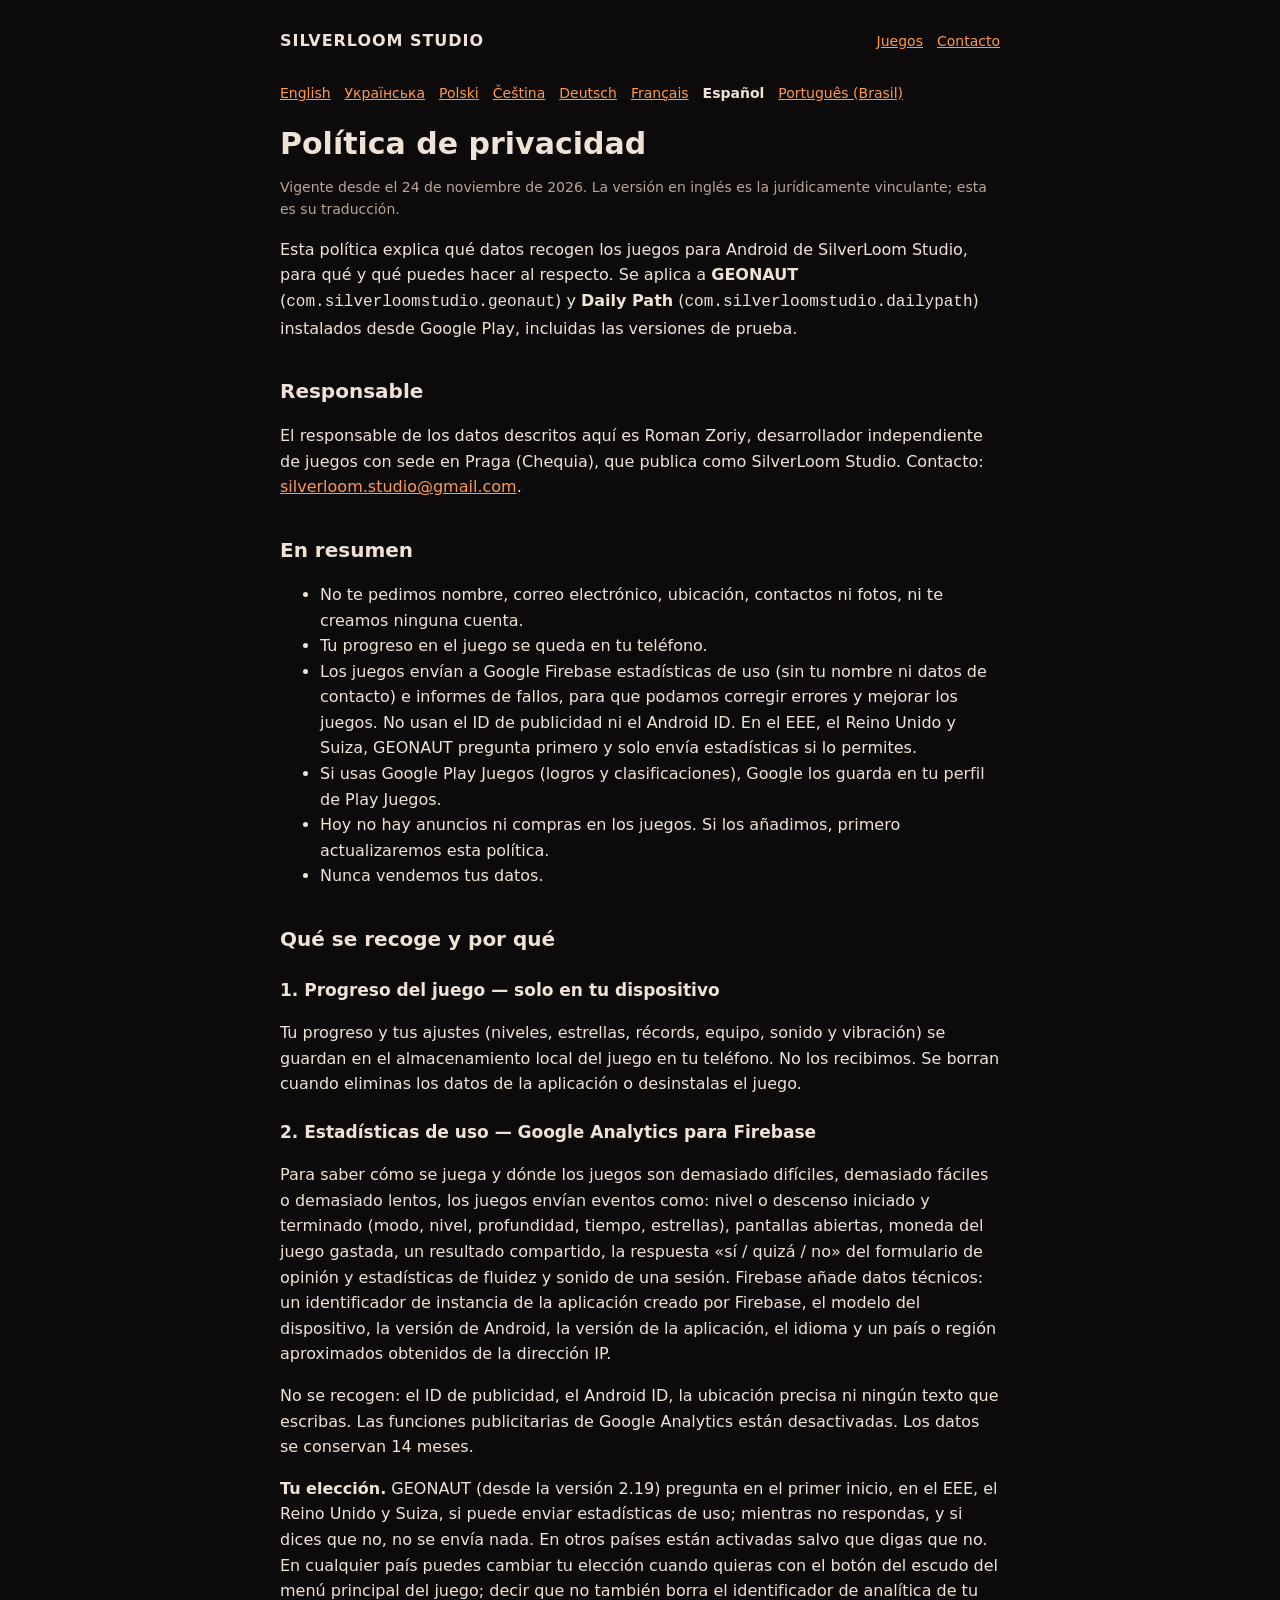
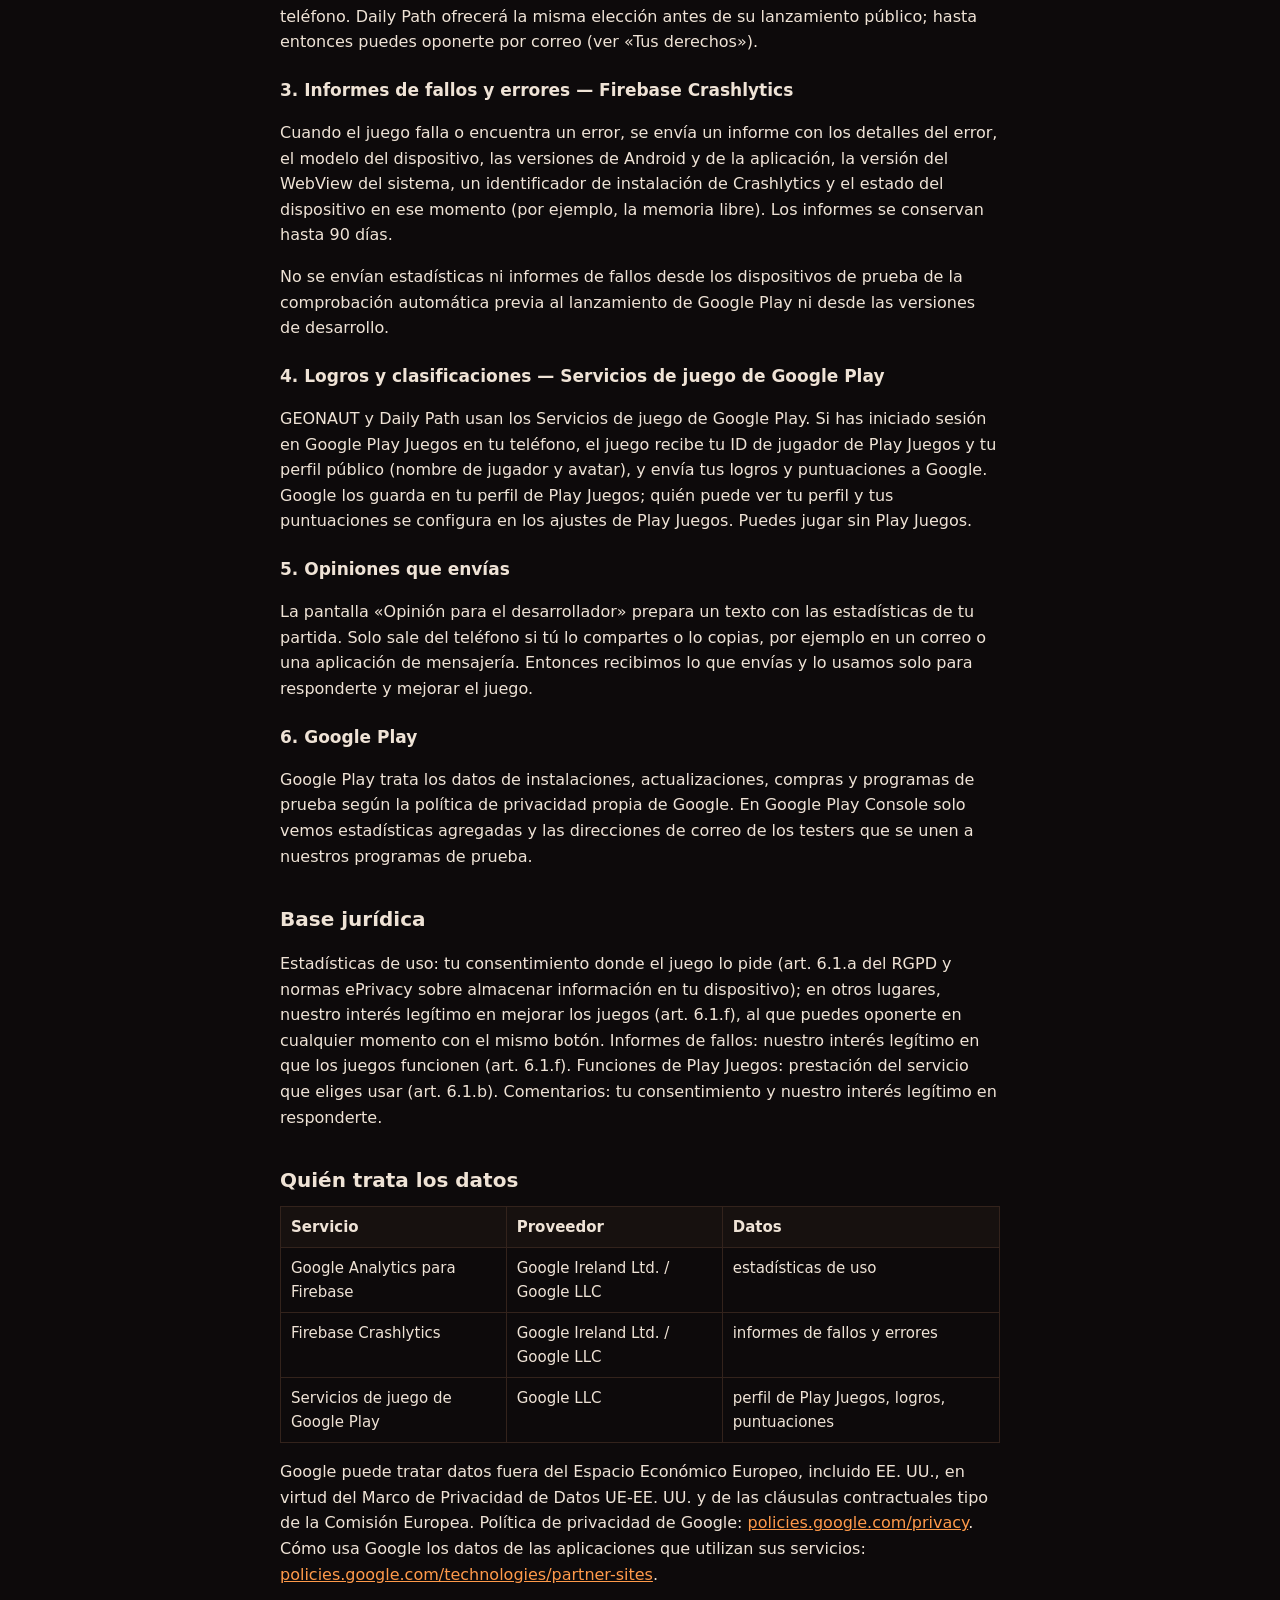
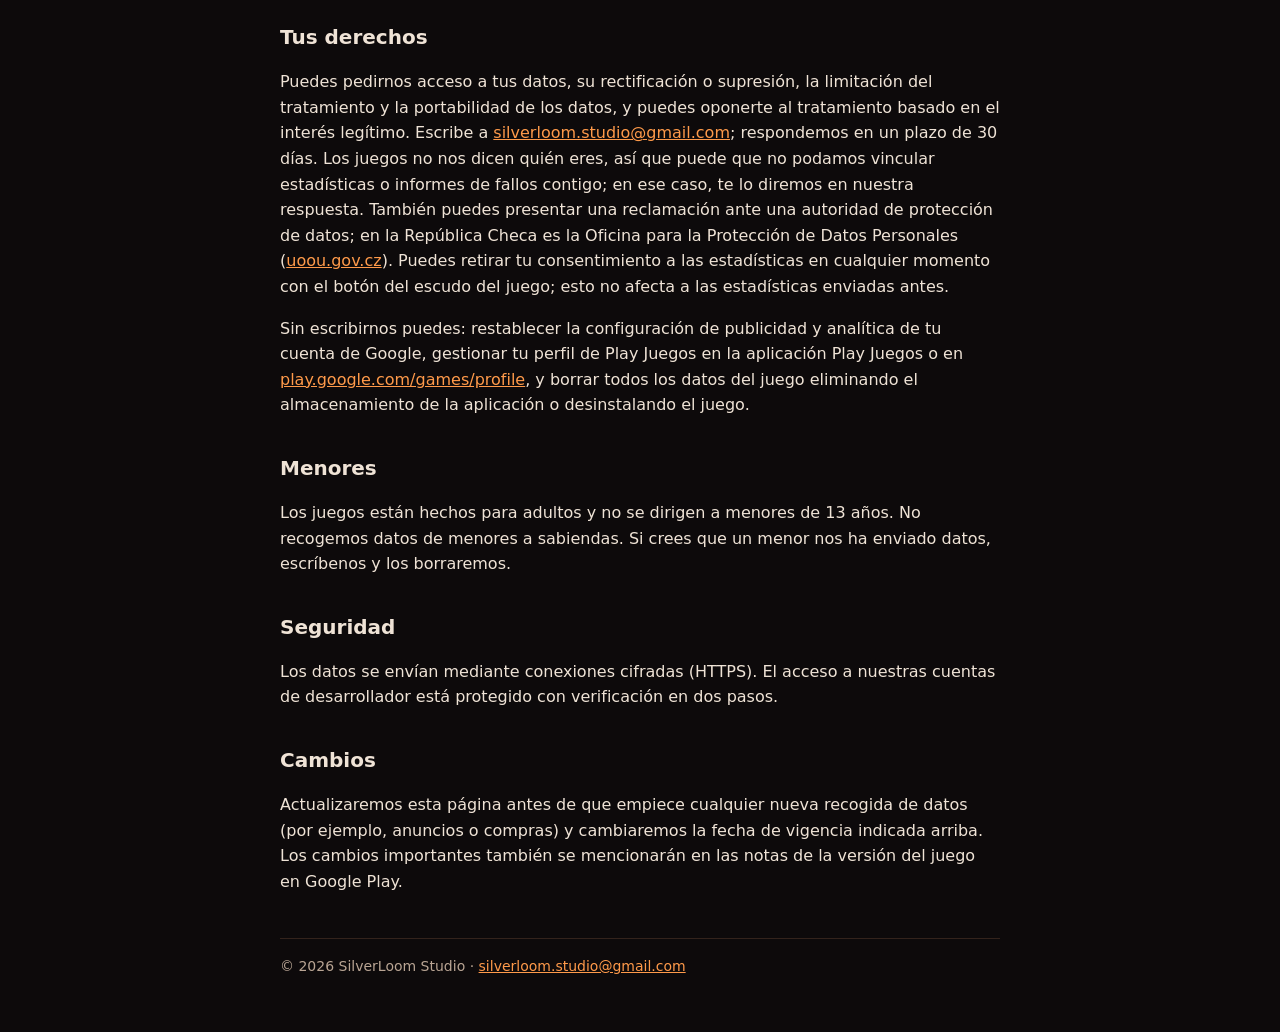
<file: privacy/es/index.html>
<!doctype html>
<html lang="es">
<head>
<meta charset="utf-8">
<meta name="viewport" content="width=device-width, initial-scale=1">
<title>Política de privacidad — SilverLoom Studio</title>
<meta name="description" content="Política de privacidad de los juegos para Android de SilverLoom Studio: GEONAUT y Daily Path.">
<link rel="alternate" hreflang="en" href="https://silverloomstudio.github.io/privacy/">
<link rel="alternate" hreflang="uk" href="https://silverloomstudio.github.io/privacy/uk/">
<link rel="alternate" hreflang="pl" href="https://silverloomstudio.github.io/privacy/pl/">
<link rel="alternate" hreflang="cs" href="https://silverloomstudio.github.io/privacy/cs/">
<link rel="alternate" hreflang="de" href="https://silverloomstudio.github.io/privacy/de/">
<link rel="alternate" hreflang="fr" href="https://silverloomstudio.github.io/privacy/fr/">
<link rel="alternate" hreflang="es" href="https://silverloomstudio.github.io/privacy/es/">
<link rel="alternate" hreflang="pt-BR" href="https://silverloomstudio.github.io/privacy/pt/">
<link rel="stylesheet" href="../../assets/site.css">
</head>
<body>
<div class="wrap">
  <header class="top">
    <a class="brand" href="../../">SILVERLOOM STUDIO</a>
    <nav><a href="../../">Juegos</a><a href="mailto:silverloom.studio@gmail.com">Contacto</a></nav>
  </header>

  <p class="lang"><a href="../" hreflang="en" lang="en">English</a><a href="../uk/" hreflang="uk" lang="uk">Українська</a><a href="../pl/" hreflang="pl" lang="pl">Polski</a><a href="../cs/" hreflang="cs" lang="cs">Čeština</a><a href="../de/" hreflang="de" lang="de">Deutsch</a><a href="../fr/" hreflang="fr" lang="fr">Français</a><b>Español</b><a href="../pt/" hreflang="pt-BR" lang="pt-BR">Português (Brasil)</a></p>

  <h1>Política de privacidad</h1>
  <p class="mut">Vigente desde el 24 de noviembre de 2026. La versión en inglés es la jurídicamente vinculante; esta es su traducción.</p>

  <p>Esta política explica qué datos recogen los juegos para Android de SilverLoom Studio, para qué y qué puedes hacer al respecto. Se aplica a <b>GEONAUT</b> (<code>com.silverloomstudio.geonaut</code>) y <b>Daily Path</b> (<code>com.silverloomstudio.dailypath</code>) instalados desde Google Play, incluidas las versiones de prueba.</p>

  <h2>Responsable</h2>
  <p>El responsable de los datos descritos aquí es Roman Zoriy, desarrollador independiente de juegos con sede en Praga (Chequia), que publica como SilverLoom Studio. Contacto: <a href="mailto:silverloom.studio@gmail.com">silverloom.studio@gmail.com</a>.</p>

  <h2>En resumen</h2>
  <ul>
    <li>No te pedimos nombre, correo electrónico, ubicación, contactos ni fotos, ni te creamos ninguna cuenta.</li>
    <li>Tu progreso en el juego se queda en tu teléfono.</li>
    <li>Los juegos envían a Google Firebase estadísticas de uso (sin tu nombre ni datos de contacto) e informes de fallos, para que podamos corregir errores y mejorar los juegos. No usan el ID de publicidad ni el Android ID. En el EEE, el Reino Unido y Suiza, GEONAUT pregunta primero y solo envía estadísticas si lo permites.</li>
    <li>Si usas Google Play Juegos (logros y clasificaciones), Google los guarda en tu perfil de Play Juegos.</li>
    <li>Hoy no hay anuncios ni compras en los juegos. Si los añadimos, primero actualizaremos esta política.</li>
    <li>Nunca vendemos tus datos.</li>
  </ul>

  <h2>Qué se recoge y por qué</h2>

  <h3>1. Progreso del juego — solo en tu dispositivo</h3>
  <p>Tu progreso y tus ajustes (niveles, estrellas, récords, equipo, sonido y vibración) se guardan en el almacenamiento local del juego en tu teléfono. No los recibimos. Se borran cuando eliminas los datos de la aplicación o desinstalas el juego.</p>

  <h3>2. Estadísticas de uso — Google Analytics para Firebase</h3>
  <p>Para saber cómo se juega y dónde los juegos son demasiado difíciles, demasiado fáciles o demasiado lentos, los juegos envían eventos como: nivel o descenso iniciado y terminado (modo, nivel, profundidad, tiempo, estrellas), pantallas abiertas, moneda del juego gastada, un resultado compartido, la respuesta «sí / quizá / no» del formulario de opinión y estadísticas de fluidez y sonido de una sesión. Firebase añade datos técnicos: un identificador de instancia de la aplicación creado por Firebase, el modelo del dispositivo, la versión de Android, la versión de la aplicación, el idioma y un país o región aproximados obtenidos de la dirección IP.</p>
  <p>No se recogen: el ID de publicidad, el Android ID, la ubicación precisa ni ningún texto que escribas. Las funciones publicitarias de Google Analytics están desactivadas. Los datos se conservan 14 meses.</p>
  <p><b>Tu elección.</b> GEONAUT (desde la versión 2.19) pregunta en el primer inicio, en el EEE, el Reino Unido y Suiza, si puede enviar estadísticas de uso; mientras no respondas, y si dices que no, no se envía nada. En otros países están activadas salvo que digas que no. En cualquier país puedes cambiar tu elección cuando quieras con el botón del escudo del menú principal del juego; decir que no también borra el identificador de analítica de tu teléfono. Daily Path ofrecerá la misma elección antes de su lanzamiento público; hasta entonces puedes oponerte por correo (ver «Tus derechos»).</p>

  <h3>3. Informes de fallos y errores — Firebase Crashlytics</h3>
  <p>Cuando el juego falla o encuentra un error, se envía un informe con los detalles del error, el modelo del dispositivo, las versiones de Android y de la aplicación, la versión del WebView del sistema, un identificador de instalación de Crashlytics y el estado del dispositivo en ese momento (por ejemplo, la memoria libre). Los informes se conservan hasta 90 días.</p>
  <p>No se envían estadísticas ni informes de fallos desde los dispositivos de prueba de la comprobación automática previa al lanzamiento de Google Play ni desde las versiones de desarrollo.</p>

  <h3>4. Logros y clasificaciones — Servicios de juego de Google Play</h3>
  <p>GEONAUT y Daily Path usan los Servicios de juego de Google Play. Si has iniciado sesión en Google Play Juegos en tu teléfono, el juego recibe tu ID de jugador de Play Juegos y tu perfil público (nombre de jugador y avatar), y envía tus logros y puntuaciones a Google. Google los guarda en tu perfil de Play Juegos; quién puede ver tu perfil y tus puntuaciones se configura en los ajustes de Play Juegos. Puedes jugar sin Play Juegos.</p>

  <h3>5. Opiniones que envías</h3>
  <p>La pantalla «Opinión para el desarrollador» prepara un texto con las estadísticas de tu partida. Solo sale del teléfono si tú lo compartes o lo copias, por ejemplo en un correo o una aplicación de mensajería. Entonces recibimos lo que envías y lo usamos solo para responderte y mejorar el juego.</p>

  <h3>6. Google Play</h3>
  <p>Google Play trata los datos de instalaciones, actualizaciones, compras y programas de prueba según la política de privacidad propia de Google. En Google Play Console solo vemos estadísticas agregadas y las direcciones de correo de los testers que se unen a nuestros programas de prueba.</p>

  <h2>Base jurídica</h2>
  <p>Estadísticas de uso: tu consentimiento donde el juego lo pide (art. 6.1.a del RGPD y normas ePrivacy sobre almacenar información en tu dispositivo); en otros lugares, nuestro interés legítimo en mejorar los juegos (art. 6.1.f), al que puedes oponerte en cualquier momento con el mismo botón. Informes de fallos: nuestro interés legítimo en que los juegos funcionen (art. 6.1.f). Funciones de Play Juegos: prestación del servicio que eliges usar (art. 6.1.b). Comentarios: tu consentimiento y nuestro interés legítimo en responderte.</p>

  <h2>Quién trata los datos</h2>
  <table>
    <tr><th>Servicio</th><th>Proveedor</th><th>Datos</th></tr>
    <tr><td>Google Analytics para Firebase</td><td>Google Ireland Ltd. / Google LLC</td><td>estadísticas de uso</td></tr>
    <tr><td>Firebase Crashlytics</td><td>Google Ireland Ltd. / Google LLC</td><td>informes de fallos y errores</td></tr>
    <tr><td>Servicios de juego de Google Play</td><td>Google LLC</td><td>perfil de Play Juegos, logros, puntuaciones</td></tr>
  </table>
  <p>Google puede tratar datos fuera del Espacio Económico Europeo, incluido EE. UU., en virtud del Marco de Privacidad de Datos UE-EE. UU. y de las cláusulas contractuales tipo de la Comisión Europea. Política de privacidad de Google: <a href="https://policies.google.com/privacy">policies.google.com/privacy</a>. Cómo usa Google los datos de las aplicaciones que utilizan sus servicios: <a href="https://policies.google.com/technologies/partner-sites">policies.google.com/technologies/partner-sites</a>.</p>

  <h2>Tus derechos</h2>
  <p>Puedes pedirnos acceso a tus datos, su rectificación o supresión, la limitación del tratamiento y la portabilidad de los datos, y puedes oponerte al tratamiento basado en el interés legítimo. Escribe a <a href="mailto:silverloom.studio@gmail.com">silverloom.studio@gmail.com</a>; respondemos en un plazo de 30 días. Los juegos no nos dicen quién eres, así que puede que no podamos vincular estadísticas o informes de fallos contigo; en ese caso, te lo diremos en nuestra respuesta. También puedes presentar una reclamación ante una autoridad de protección de datos; en la República Checa es la Oficina para la Protección de Datos Personales (<a href="https://uoou.gov.cz">uoou.gov.cz</a>). Puedes retirar tu consentimiento a las estadísticas en cualquier momento con el botón del escudo del juego; esto no afecta a las estadísticas enviadas antes.</p>
  <p>Sin escribirnos puedes: restablecer la configuración de publicidad y analítica de tu cuenta de Google, gestionar tu perfil de Play Juegos en la aplicación Play Juegos o en <a href="https://play.google.com/games/profile">play.google.com/games/profile</a>, y borrar todos los datos del juego eliminando el almacenamiento de la aplicación o desinstalando el juego.</p>

  <h2>Menores</h2>
  <p>Los juegos están hechos para adultos y no se dirigen a menores de 13 años. No recogemos datos de menores a sabiendas. Si crees que un menor nos ha enviado datos, escríbenos y los borraremos.</p>

  <h2>Seguridad</h2>
  <p>Los datos se envían mediante conexiones cifradas (HTTPS). El acceso a nuestras cuentas de desarrollador está protegido con verificación en dos pasos.</p>

  <h2>Cambios</h2>
  <p>Actualizaremos esta página antes de que empiece cualquier nueva recogida de datos (por ejemplo, anuncios o compras) y cambiaremos la fecha de vigencia indicada arriba. Los cambios importantes también se mencionarán en las notas de la versión del juego en Google Play.</p>

  <footer>© 2026 SilverLoom Studio · <a href="mailto:silverloom.studio@gmail.com">silverloom.studio@gmail.com</a></footer>
</div>
</body>
</html>
</file>
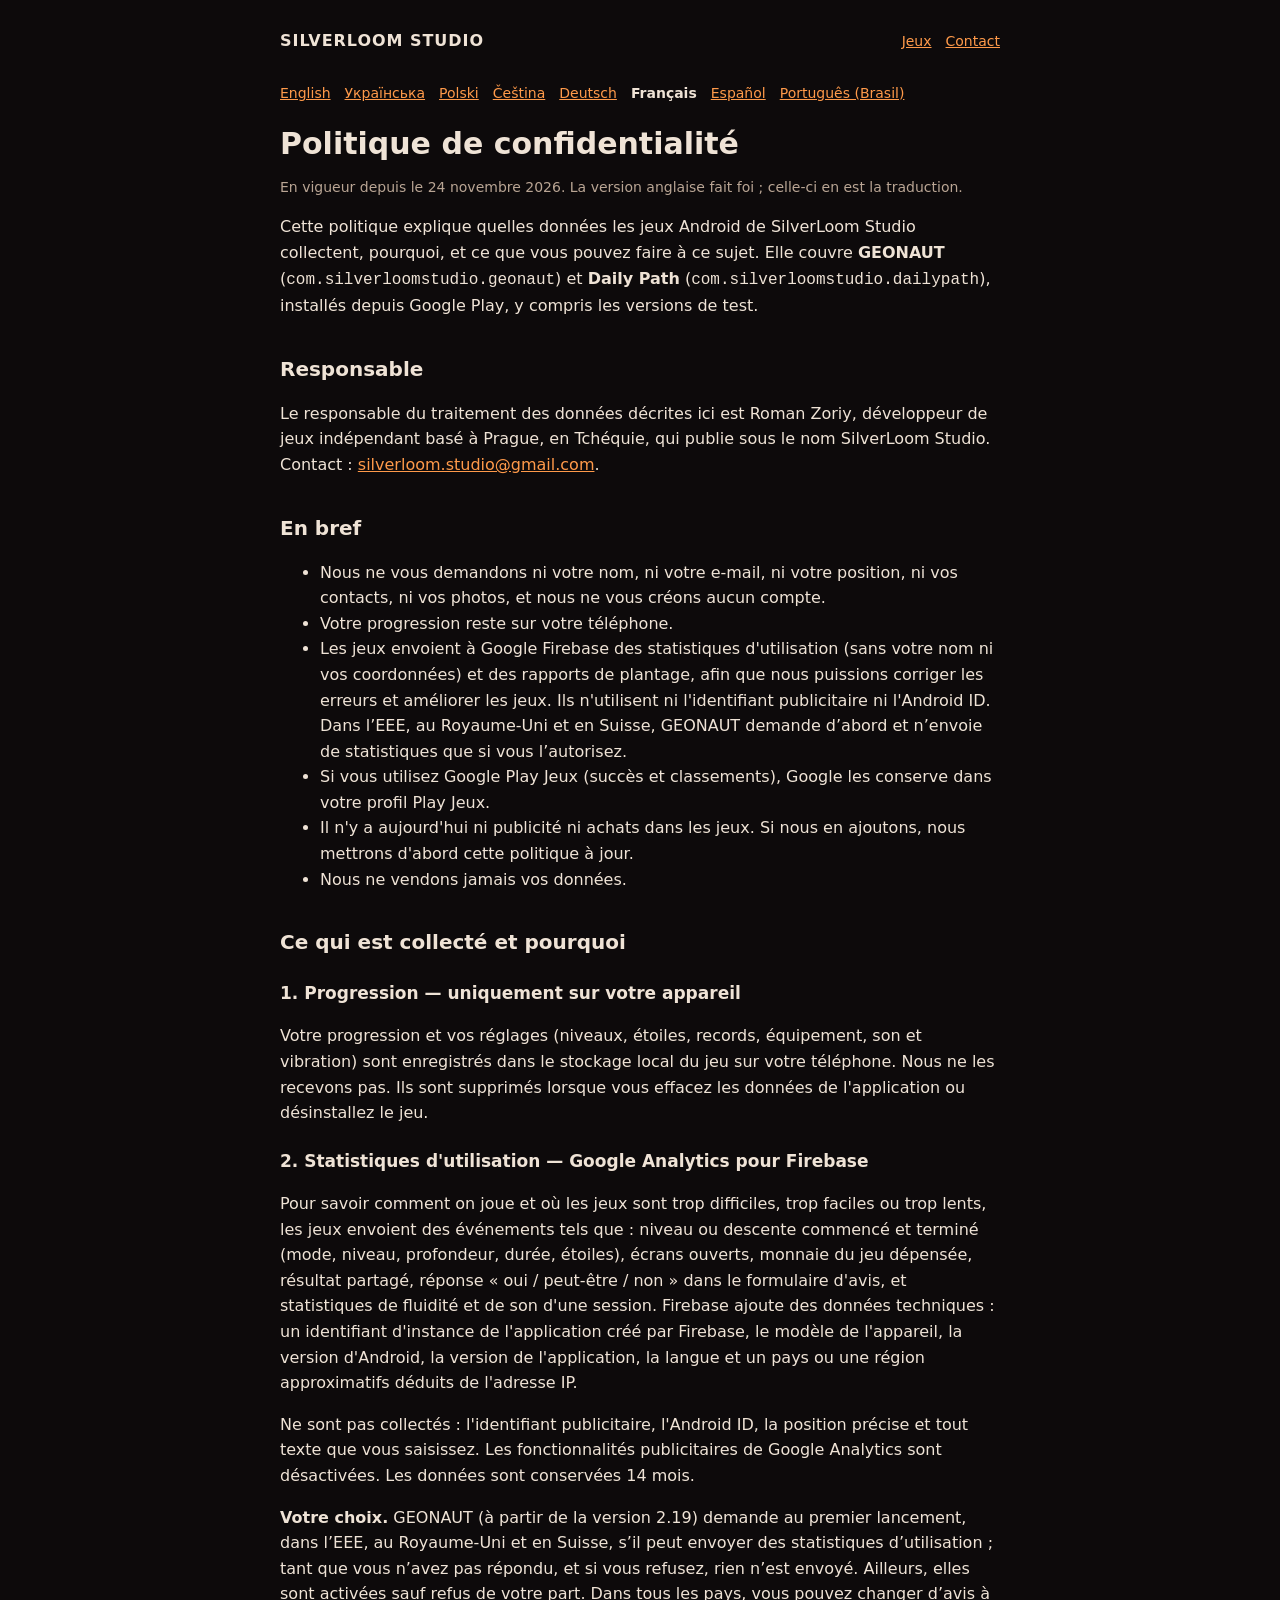
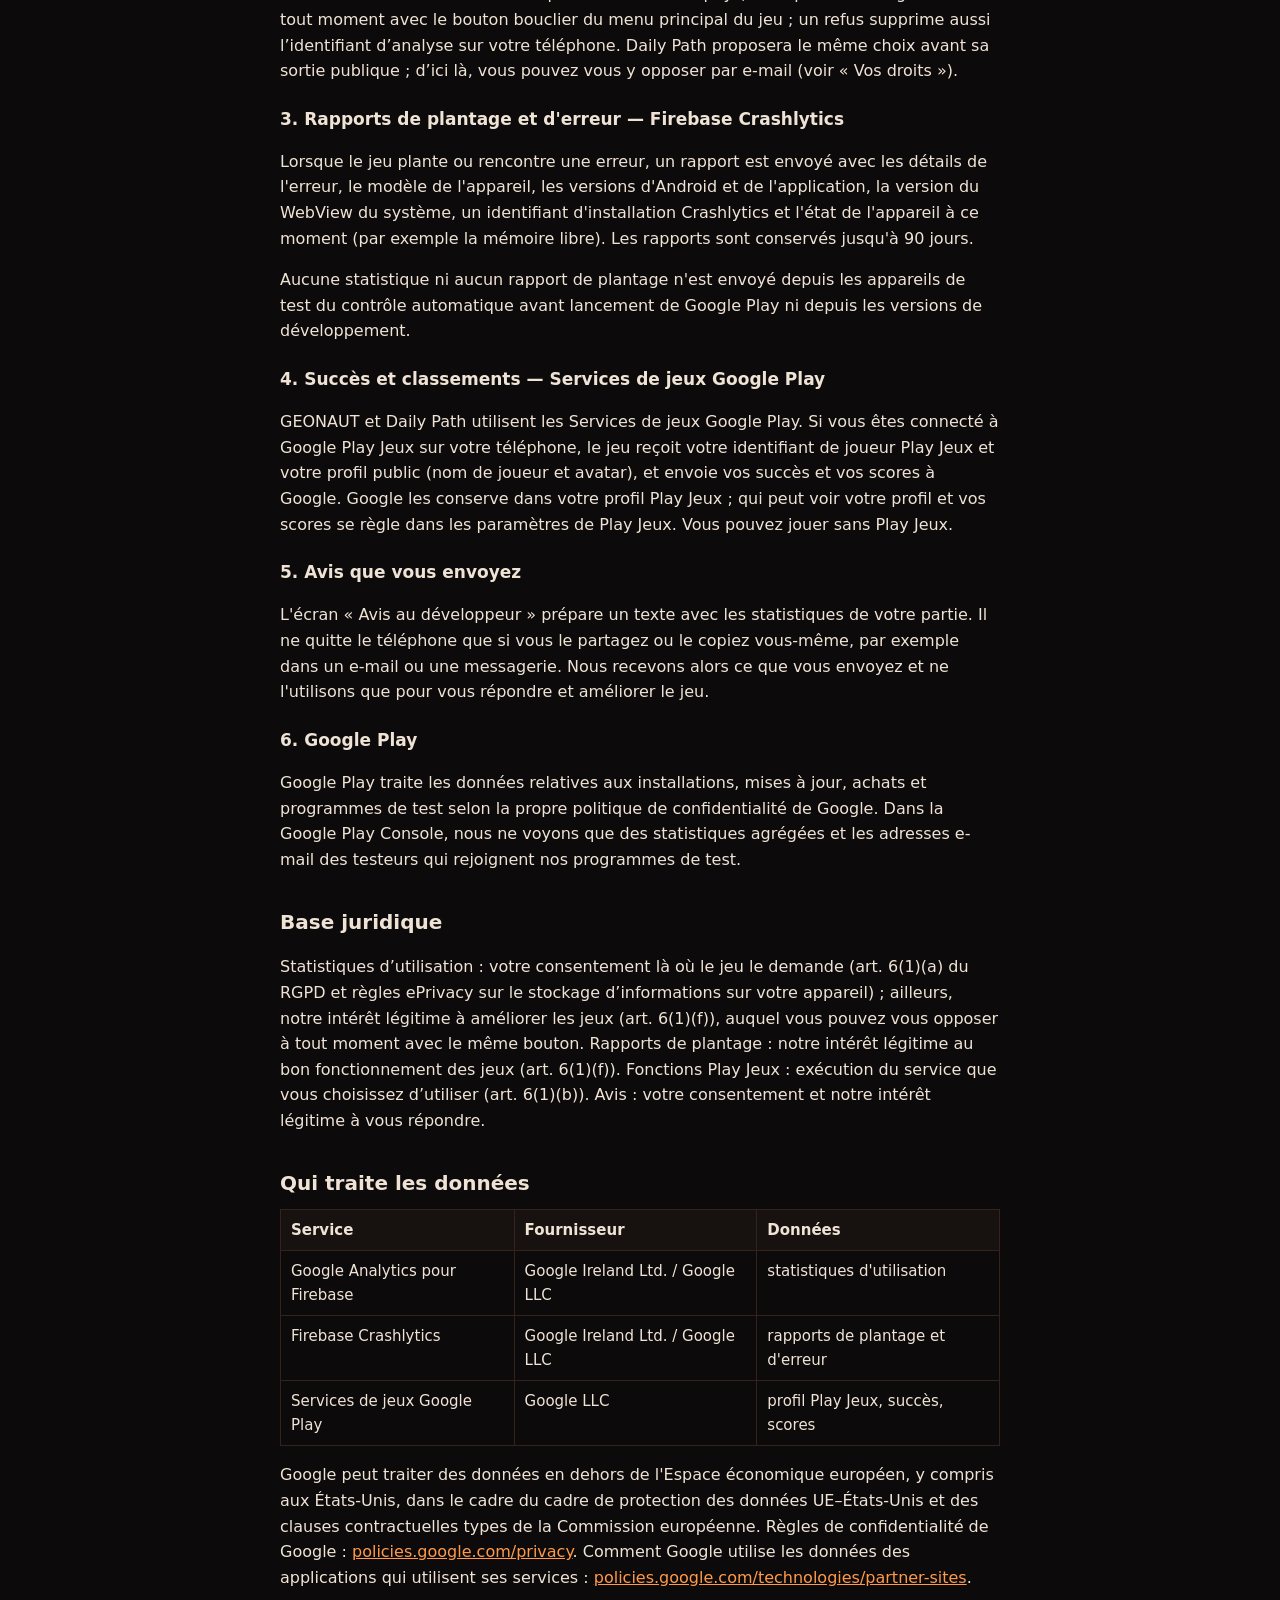
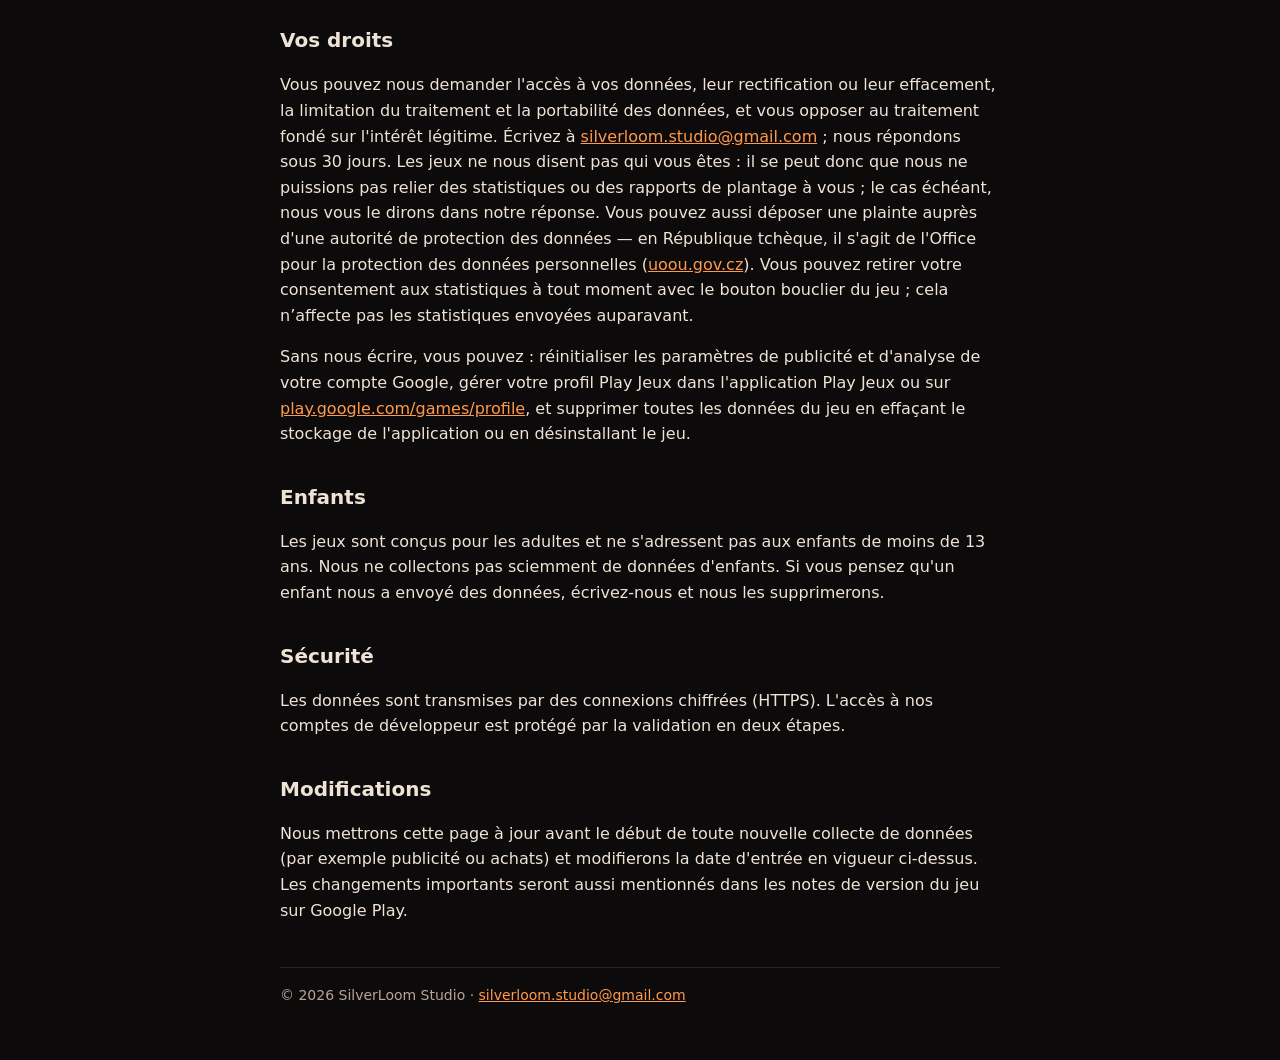
<file: privacy/fr/index.html>
<!doctype html>
<html lang="fr">
<head>
<meta charset="utf-8">
<meta name="viewport" content="width=device-width, initial-scale=1">
<title>Politique de confidentialité — SilverLoom Studio</title>
<meta name="description" content="Politique de confidentialité des jeux Android de SilverLoom Studio : GEONAUT et Daily Path.">
<link rel="alternate" hreflang="en" href="https://silverloomstudio.github.io/privacy/">
<link rel="alternate" hreflang="uk" href="https://silverloomstudio.github.io/privacy/uk/">
<link rel="alternate" hreflang="pl" href="https://silverloomstudio.github.io/privacy/pl/">
<link rel="alternate" hreflang="cs" href="https://silverloomstudio.github.io/privacy/cs/">
<link rel="alternate" hreflang="de" href="https://silverloomstudio.github.io/privacy/de/">
<link rel="alternate" hreflang="fr" href="https://silverloomstudio.github.io/privacy/fr/">
<link rel="alternate" hreflang="es" href="https://silverloomstudio.github.io/privacy/es/">
<link rel="alternate" hreflang="pt-BR" href="https://silverloomstudio.github.io/privacy/pt/">
<link rel="stylesheet" href="../../assets/site.css">
</head>
<body>
<div class="wrap">
  <header class="top">
    <a class="brand" href="../../">SILVERLOOM STUDIO</a>
    <nav><a href="../../">Jeux</a><a href="mailto:silverloom.studio@gmail.com">Contact</a></nav>
  </header>

  <p class="lang"><a href="../" hreflang="en" lang="en">English</a><a href="../uk/" hreflang="uk" lang="uk">Українська</a><a href="../pl/" hreflang="pl" lang="pl">Polski</a><a href="../cs/" hreflang="cs" lang="cs">Čeština</a><a href="../de/" hreflang="de" lang="de">Deutsch</a><b>Français</b><a href="../es/" hreflang="es" lang="es">Español</a><a href="../pt/" hreflang="pt-BR" lang="pt-BR">Português (Brasil)</a></p>

  <h1>Politique de confidentialité</h1>
  <p class="mut">En vigueur depuis le 24 novembre 2026. La version anglaise fait foi ; celle-ci en est la traduction.</p>

  <p>Cette politique explique quelles données les jeux Android de SilverLoom Studio collectent, pourquoi, et ce que vous pouvez faire à ce sujet. Elle couvre <b>GEONAUT</b> (<code>com.silverloomstudio.geonaut</code>) et <b>Daily Path</b> (<code>com.silverloomstudio.dailypath</code>), installés depuis Google Play, y compris les versions de test.</p>

  <h2>Responsable</h2>
  <p>Le responsable du traitement des données décrites ici est Roman Zoriy, développeur de jeux indépendant basé à Prague, en Tchéquie, qui publie sous le nom SilverLoom Studio. Contact : <a href="mailto:silverloom.studio@gmail.com">silverloom.studio@gmail.com</a>.</p>

  <h2>En bref</h2>
  <ul>
    <li>Nous ne vous demandons ni votre nom, ni votre e-mail, ni votre position, ni vos contacts, ni vos photos, et nous ne vous créons aucun compte.</li>
    <li>Votre progression reste sur votre téléphone.</li>
    <li>Les jeux envoient à Google Firebase des statistiques d'utilisation (sans votre nom ni vos coordonnées) et des rapports de plantage, afin que nous puissions corriger les erreurs et améliorer les jeux. Ils n'utilisent ni l'identifiant publicitaire ni l'Android ID. Dans l’EEE, au Royaume-Uni et en Suisse, GEONAUT demande d’abord et n’envoie de statistiques que si vous l’autorisez.</li>
    <li>Si vous utilisez Google Play Jeux (succès et classements), Google les conserve dans votre profil Play Jeux.</li>
    <li>Il n'y a aujourd'hui ni publicité ni achats dans les jeux. Si nous en ajoutons, nous mettrons d'abord cette politique à jour.</li>
    <li>Nous ne vendons jamais vos données.</li>
  </ul>

  <h2>Ce qui est collecté et pourquoi</h2>

  <h3>1. Progression — uniquement sur votre appareil</h3>
  <p>Votre progression et vos réglages (niveaux, étoiles, records, équipement, son et vibration) sont enregistrés dans le stockage local du jeu sur votre téléphone. Nous ne les recevons pas. Ils sont supprimés lorsque vous effacez les données de l'application ou désinstallez le jeu.</p>

  <h3>2. Statistiques d'utilisation — Google Analytics pour Firebase</h3>
  <p>Pour savoir comment on joue et où les jeux sont trop difficiles, trop faciles ou trop lents, les jeux envoient des événements tels que : niveau ou descente commencé et terminé (mode, niveau, profondeur, durée, étoiles), écrans ouverts, monnaie du jeu dépensée, résultat partagé, réponse « oui / peut-être / non » dans le formulaire d'avis, et statistiques de fluidité et de son d'une session. Firebase ajoute des données techniques : un identifiant d'instance de l'application créé par Firebase, le modèle de l'appareil, la version d'Android, la version de l'application, la langue et un pays ou une région approximatifs déduits de l'adresse IP.</p>
  <p>Ne sont pas collectés : l'identifiant publicitaire, l'Android ID, la position précise et tout texte que vous saisissez. Les fonctionnalités publicitaires de Google Analytics sont désactivées. Les données sont conservées 14 mois.</p>
  <p><b>Votre choix.</b> GEONAUT (à partir de la version 2.19) demande au premier lancement, dans l’EEE, au Royaume-Uni et en Suisse, s’il peut envoyer des statistiques d’utilisation ; tant que vous n’avez pas répondu, et si vous refusez, rien n’est envoyé. Ailleurs, elles sont activées sauf refus de votre part. Dans tous les pays, vous pouvez changer d’avis à tout moment avec le bouton bouclier du menu principal du jeu ; un refus supprime aussi l’identifiant d’analyse sur votre téléphone. Daily Path proposera le même choix avant sa sortie publique ; d’ici là, vous pouvez vous y opposer par e-mail (voir « Vos droits »).</p>

  <h3>3. Rapports de plantage et d'erreur — Firebase Crashlytics</h3>
  <p>Lorsque le jeu plante ou rencontre une erreur, un rapport est envoyé avec les détails de l'erreur, le modèle de l'appareil, les versions d'Android et de l'application, la version du WebView du système, un identifiant d'installation Crashlytics et l'état de l'appareil à ce moment (par exemple la mémoire libre). Les rapports sont conservés jusqu'à 90 jours.</p>
  <p>Aucune statistique ni aucun rapport de plantage n'est envoyé depuis les appareils de test du contrôle automatique avant lancement de Google Play ni depuis les versions de développement.</p>

  <h3>4. Succès et classements — Services de jeux Google Play</h3>
  <p>GEONAUT et Daily Path utilisent les Services de jeux Google Play. Si vous êtes connecté à Google Play Jeux sur votre téléphone, le jeu reçoit votre identifiant de joueur Play Jeux et votre profil public (nom de joueur et avatar), et envoie vos succès et vos scores à Google. Google les conserve dans votre profil Play Jeux ; qui peut voir votre profil et vos scores se règle dans les paramètres de Play Jeux. Vous pouvez jouer sans Play Jeux.</p>

  <h3>5. Avis que vous envoyez</h3>
  <p>L'écran « Avis au développeur » prépare un texte avec les statistiques de votre partie. Il ne quitte le téléphone que si vous le partagez ou le copiez vous-même, par exemple dans un e-mail ou une messagerie. Nous recevons alors ce que vous envoyez et ne l'utilisons que pour vous répondre et améliorer le jeu.</p>

  <h3>6. Google Play</h3>
  <p>Google Play traite les données relatives aux installations, mises à jour, achats et programmes de test selon la propre politique de confidentialité de Google. Dans la Google Play Console, nous ne voyons que des statistiques agrégées et les adresses e-mail des testeurs qui rejoignent nos programmes de test.</p>

  <h2>Base juridique</h2>
  <p>Statistiques d’utilisation : votre consentement là où le jeu le demande (art. 6(1)(a) du RGPD et règles ePrivacy sur le stockage d’informations sur votre appareil) ; ailleurs, notre intérêt légitime à améliorer les jeux (art. 6(1)(f)), auquel vous pouvez vous opposer à tout moment avec le même bouton. Rapports de plantage : notre intérêt légitime au bon fonctionnement des jeux (art. 6(1)(f)). Fonctions Play Jeux : exécution du service que vous choisissez d’utiliser (art. 6(1)(b)). Avis : votre consentement et notre intérêt légitime à vous répondre.</p>

  <h2>Qui traite les données</h2>
  <table>
    <tr><th>Service</th><th>Fournisseur</th><th>Données</th></tr>
    <tr><td>Google Analytics pour Firebase</td><td>Google Ireland Ltd. / Google LLC</td><td>statistiques d'utilisation</td></tr>
    <tr><td>Firebase Crashlytics</td><td>Google Ireland Ltd. / Google LLC</td><td>rapports de plantage et d'erreur</td></tr>
    <tr><td>Services de jeux Google Play</td><td>Google LLC</td><td>profil Play Jeux, succès, scores</td></tr>
  </table>
  <p>Google peut traiter des données en dehors de l'Espace économique européen, y compris aux États-Unis, dans le cadre du cadre de protection des données UE–États-Unis et des clauses contractuelles types de la Commission européenne. Règles de confidentialité de Google : <a href="https://policies.google.com/privacy">policies.google.com/privacy</a>. Comment Google utilise les données des applications qui utilisent ses services : <a href="https://policies.google.com/technologies/partner-sites">policies.google.com/technologies/partner-sites</a>.</p>

  <h2>Vos droits</h2>
  <p>Vous pouvez nous demander l'accès à vos données, leur rectification ou leur effacement, la limitation du traitement et la portabilité des données, et vous opposer au traitement fondé sur l'intérêt légitime. Écrivez à <a href="mailto:silverloom.studio@gmail.com">silverloom.studio@gmail.com</a> ; nous répondons sous 30 jours. Les jeux ne nous disent pas qui vous êtes : il se peut donc que nous ne puissions pas relier des statistiques ou des rapports de plantage à vous ; le cas échéant, nous vous le dirons dans notre réponse. Vous pouvez aussi déposer une plainte auprès d'une autorité de protection des données — en République tchèque, il s'agit de l'Office pour la protection des données personnelles (<a href="https://uoou.gov.cz">uoou.gov.cz</a>). Vous pouvez retirer votre consentement aux statistiques à tout moment avec le bouton bouclier du jeu ; cela n’affecte pas les statistiques envoyées auparavant.</p>
  <p>Sans nous écrire, vous pouvez : réinitialiser les paramètres de publicité et d'analyse de votre compte Google, gérer votre profil Play Jeux dans l'application Play Jeux ou sur <a href="https://play.google.com/games/profile">play.google.com/games/profile</a>, et supprimer toutes les données du jeu en effaçant le stockage de l'application ou en désinstallant le jeu.</p>

  <h2>Enfants</h2>
  <p>Les jeux sont conçus pour les adultes et ne s'adressent pas aux enfants de moins de 13 ans. Nous ne collectons pas sciemment de données d'enfants. Si vous pensez qu'un enfant nous a envoyé des données, écrivez-nous et nous les supprimerons.</p>

  <h2>Sécurité</h2>
  <p>Les données sont transmises par des connexions chiffrées (HTTPS). L'accès à nos comptes de développeur est protégé par la validation en deux étapes.</p>

  <h2>Modifications</h2>
  <p>Nous mettrons cette page à jour avant le début de toute nouvelle collecte de données (par exemple publicité ou achats) et modifierons la date d'entrée en vigueur ci-dessus. Les changements importants seront aussi mentionnés dans les notes de version du jeu sur Google Play.</p>

  <footer>© 2026 SilverLoom Studio · <a href="mailto:silverloom.studio@gmail.com">silverloom.studio@gmail.com</a></footer>
</div>
</body>
</html>
</file>
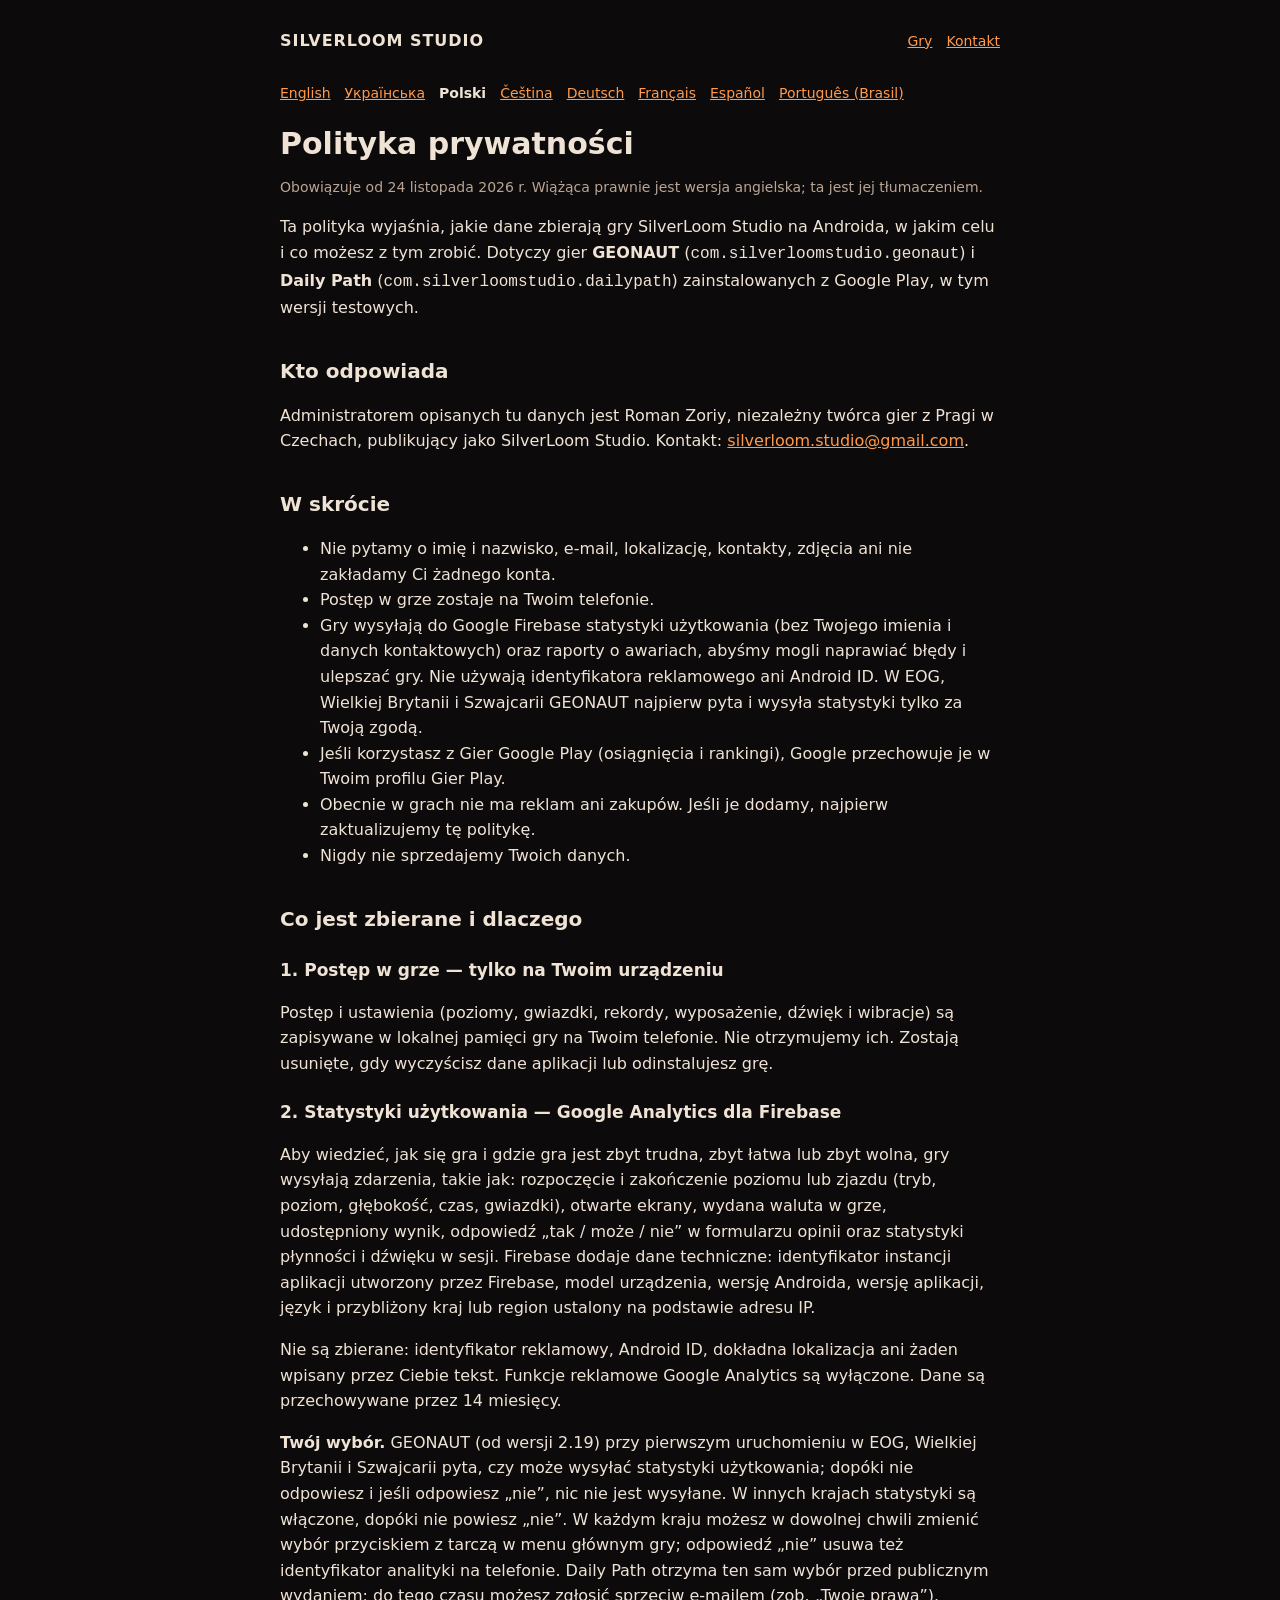
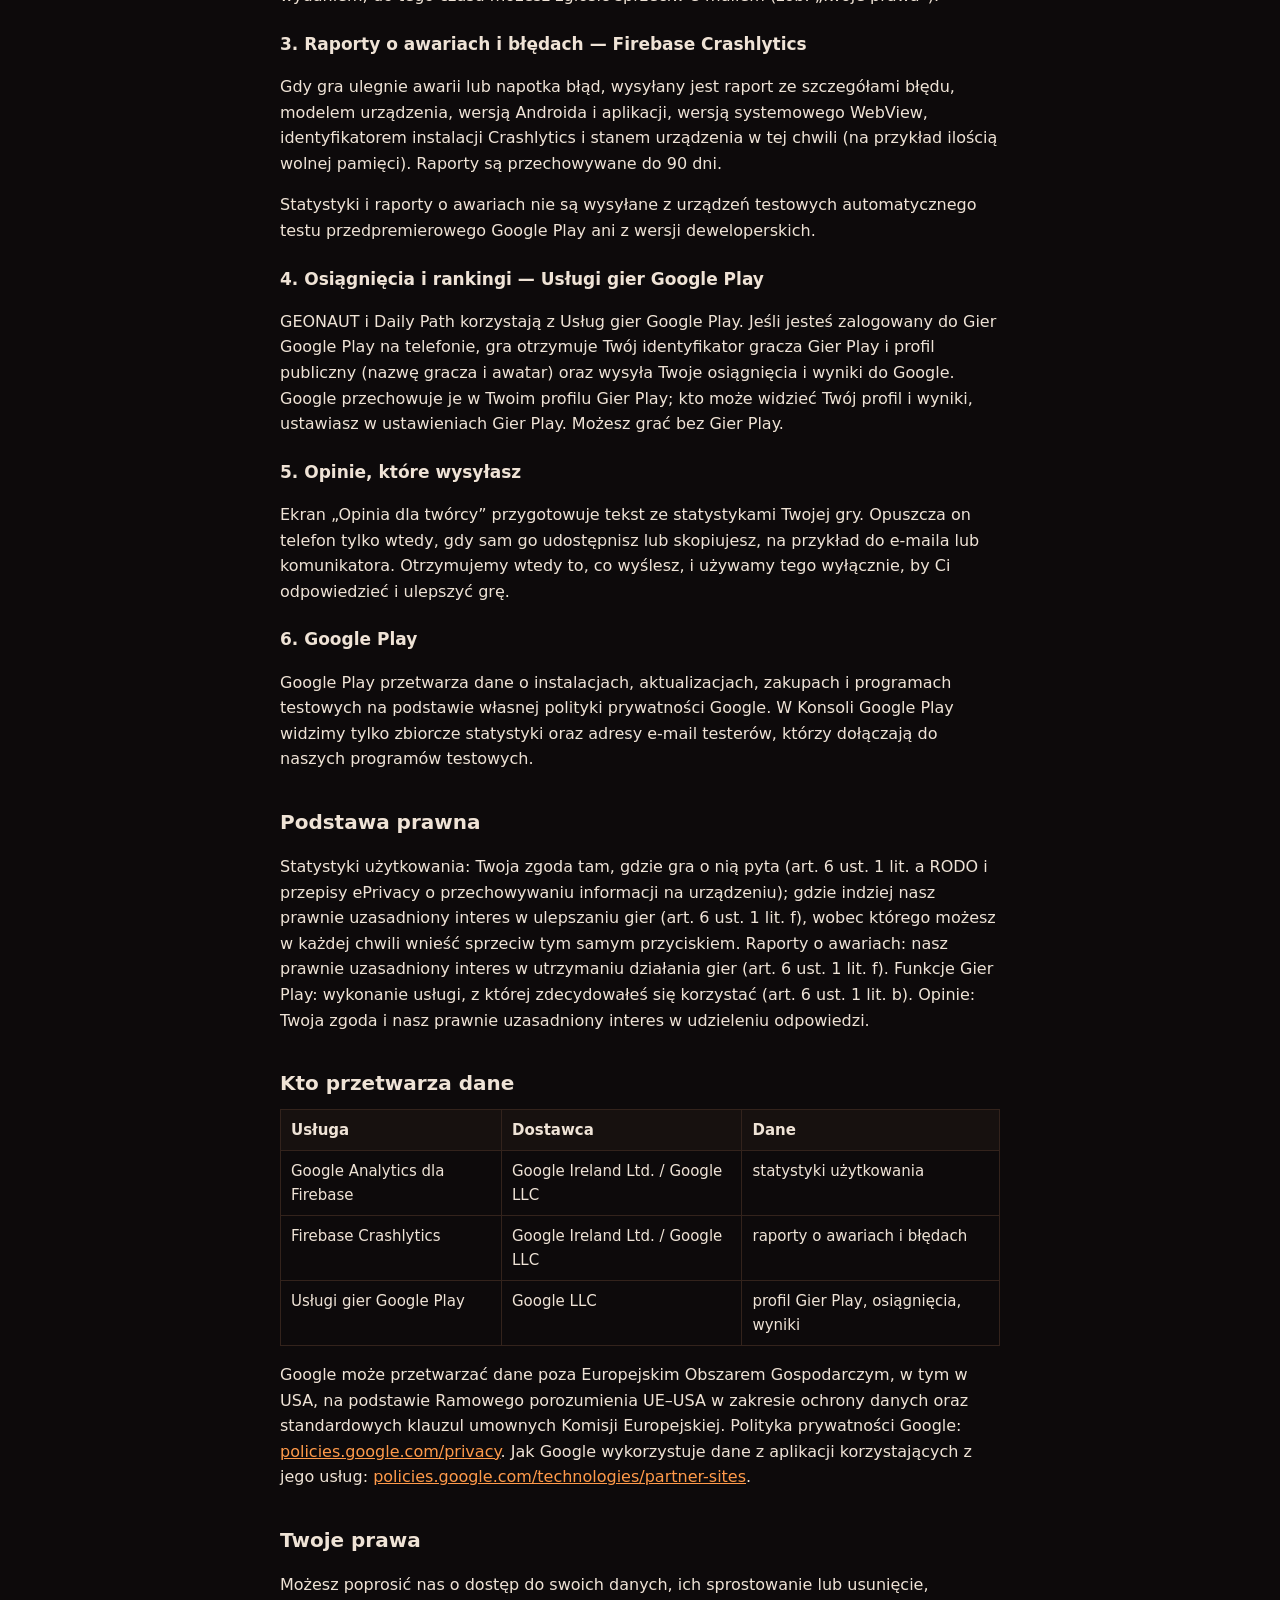
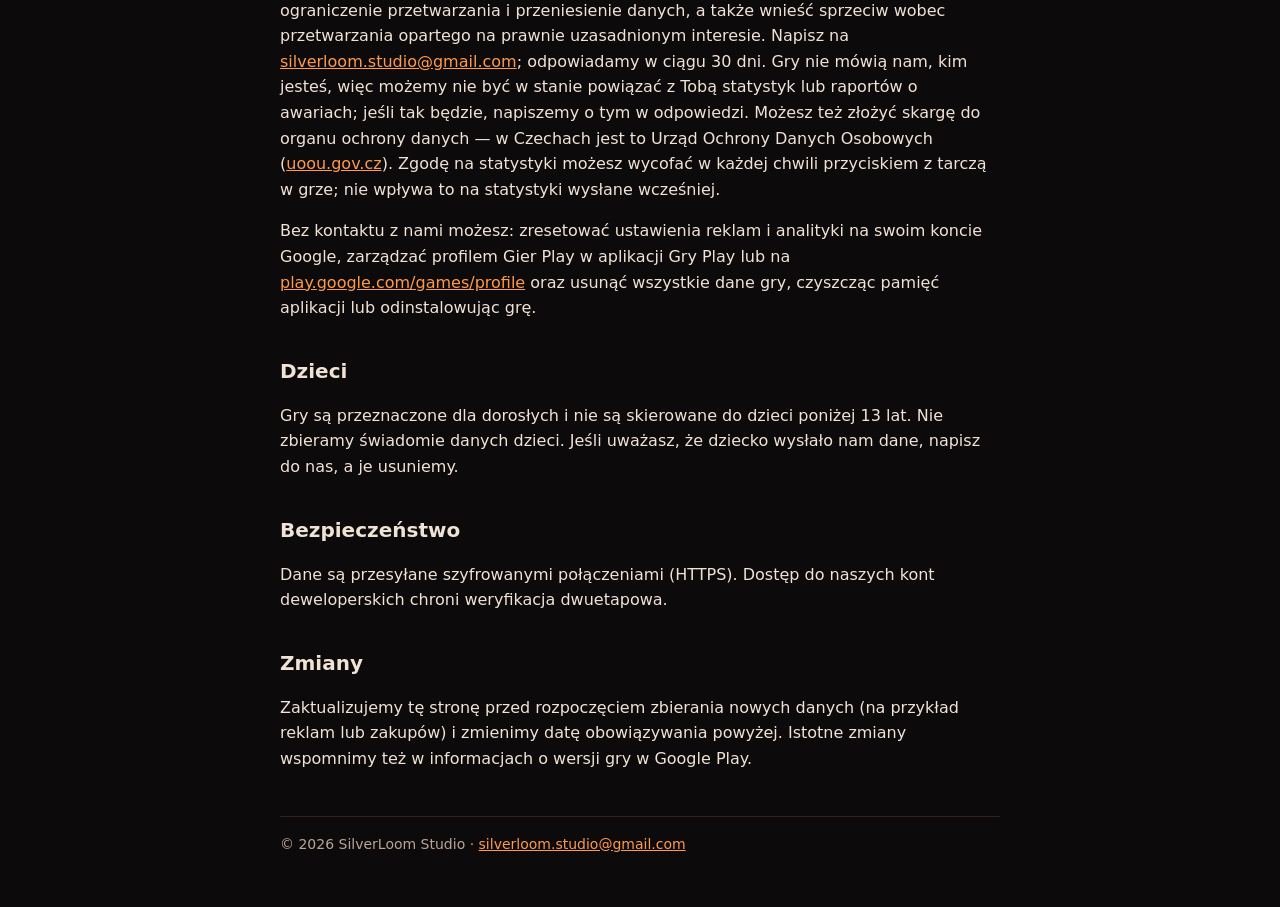
<file: privacy/pl/index.html>
<!doctype html>
<html lang="pl">
<head>
<meta charset="utf-8">
<meta name="viewport" content="width=device-width, initial-scale=1">
<title>Polityka prywatności — SilverLoom Studio</title>
<meta name="description" content="Polityka prywatności gier SilverLoom Studio na Androida: GEONAUT i Daily Path.">
<link rel="alternate" hreflang="en" href="https://silverloomstudio.github.io/privacy/">
<link rel="alternate" hreflang="uk" href="https://silverloomstudio.github.io/privacy/uk/">
<link rel="alternate" hreflang="pl" href="https://silverloomstudio.github.io/privacy/pl/">
<link rel="alternate" hreflang="cs" href="https://silverloomstudio.github.io/privacy/cs/">
<link rel="alternate" hreflang="de" href="https://silverloomstudio.github.io/privacy/de/">
<link rel="alternate" hreflang="fr" href="https://silverloomstudio.github.io/privacy/fr/">
<link rel="alternate" hreflang="es" href="https://silverloomstudio.github.io/privacy/es/">
<link rel="alternate" hreflang="pt-BR" href="https://silverloomstudio.github.io/privacy/pt/">
<link rel="stylesheet" href="../../assets/site.css">
</head>
<body>
<div class="wrap">
  <header class="top">
    <a class="brand" href="../../">SILVERLOOM STUDIO</a>
    <nav><a href="../../">Gry</a><a href="mailto:silverloom.studio@gmail.com">Kontakt</a></nav>
  </header>

  <p class="lang"><a href="../" hreflang="en" lang="en">English</a><a href="../uk/" hreflang="uk" lang="uk">Українська</a><b>Polski</b><a href="../cs/" hreflang="cs" lang="cs">Čeština</a><a href="../de/" hreflang="de" lang="de">Deutsch</a><a href="../fr/" hreflang="fr" lang="fr">Français</a><a href="../es/" hreflang="es" lang="es">Español</a><a href="../pt/" hreflang="pt-BR" lang="pt-BR">Português (Brasil)</a></p>

  <h1>Polityka prywatności</h1>
  <p class="mut">Obowiązuje od 24 listopada 2026 r. Wiążąca prawnie jest wersja angielska; ta jest jej tłumaczeniem.</p>

  <p>Ta polityka wyjaśnia, jakie dane zbierają gry SilverLoom Studio na Androida, w jakim celu i co możesz z tym zrobić. Dotyczy gier <b>GEONAUT</b> (<code>com.silverloomstudio.geonaut</code>) i <b>Daily Path</b> (<code>com.silverloomstudio.dailypath</code>) zainstalowanych z Google Play, w tym wersji testowych.</p>

  <h2>Kto odpowiada</h2>
  <p>Administratorem opisanych tu danych jest Roman Zoriy, niezależny twórca gier z Pragi w Czechach, publikujący jako SilverLoom Studio. Kontakt: <a href="mailto:silverloom.studio@gmail.com">silverloom.studio@gmail.com</a>.</p>

  <h2>W skrócie</h2>
  <ul>
    <li>Nie pytamy o imię i nazwisko, e-mail, lokalizację, kontakty, zdjęcia ani nie zakładamy Ci żadnego konta.</li>
    <li>Postęp w grze zostaje na Twoim telefonie.</li>
    <li>Gry wysyłają do Google Firebase statystyki użytkowania (bez Twojego imienia i danych kontaktowych) oraz raporty o awariach, abyśmy mogli naprawiać błędy i ulepszać gry. Nie używają identyfikatora reklamowego ani Android ID. W EOG, Wielkiej Brytanii i Szwajcarii GEONAUT najpierw pyta i wysyła statystyki tylko za Twoją zgodą.</li>
    <li>Jeśli korzystasz z Gier Google Play (osiągnięcia i rankingi), Google przechowuje je w Twoim profilu Gier Play.</li>
    <li>Obecnie w grach nie ma reklam ani zakupów. Jeśli je dodamy, najpierw zaktualizujemy tę politykę.</li>
    <li>Nigdy nie sprzedajemy Twoich danych.</li>
  </ul>

  <h2>Co jest zbierane i dlaczego</h2>

  <h3>1. Postęp w grze — tylko na Twoim urządzeniu</h3>
  <p>Postęp i ustawienia (poziomy, gwiazdki, rekordy, wyposażenie, dźwięk i wibracje) są zapisywane w lokalnej pamięci gry na Twoim telefonie. Nie otrzymujemy ich. Zostają usunięte, gdy wyczyścisz dane aplikacji lub odinstalujesz grę.</p>

  <h3>2. Statystyki użytkowania — Google Analytics dla Firebase</h3>
  <p>Aby wiedzieć, jak się gra i gdzie gra jest zbyt trudna, zbyt łatwa lub zbyt wolna, gry wysyłają zdarzenia, takie jak: rozpoczęcie i zakończenie poziomu lub zjazdu (tryb, poziom, głębokość, czas, gwiazdki), otwarte ekrany, wydana waluta w grze, udostępniony wynik, odpowiedź „tak / może / nie” w formularzu opinii oraz statystyki płynności i dźwięku w sesji. Firebase dodaje dane techniczne: identyfikator instancji aplikacji utworzony przez Firebase, model urządzenia, wersję Androida, wersję aplikacji, język i przybliżony kraj lub region ustalony na podstawie adresu IP.</p>
  <p>Nie są zbierane: identyfikator reklamowy, Android ID, dokładna lokalizacja ani żaden wpisany przez Ciebie tekst. Funkcje reklamowe Google Analytics są wyłączone. Dane są przechowywane przez 14 miesięcy.</p>
  <p><b>Twój wybór.</b> GEONAUT (od wersji 2.19) przy pierwszym uruchomieniu w EOG, Wielkiej Brytanii i Szwajcarii pyta, czy może wysyłać statystyki użytkowania; dopóki nie odpowiesz i jeśli odpowiesz „nie”, nic nie jest wysyłane. W innych krajach statystyki są włączone, dopóki nie powiesz „nie”. W każdym kraju możesz w dowolnej chwili zmienić wybór przyciskiem z tarczą w menu głównym gry; odpowiedź „nie” usuwa też identyfikator analityki na telefonie. Daily Path otrzyma ten sam wybór przed publicznym wydaniem; do tego czasu możesz zgłosić sprzeciw e-mailem (zob. „Twoje prawa”).</p>

  <h3>3. Raporty o awariach i błędach — Firebase Crashlytics</h3>
  <p>Gdy gra ulegnie awarii lub napotka błąd, wysyłany jest raport ze szczegółami błędu, modelem urządzenia, wersją Androida i aplikacji, wersją systemowego WebView, identyfikatorem instalacji Crashlytics i stanem urządzenia w tej chwili (na przykład ilością wolnej pamięci). Raporty są przechowywane do 90 dni.</p>
  <p>Statystyki i raporty o awariach nie są wysyłane z urządzeń testowych automatycznego testu przedpremierowego Google Play ani z wersji deweloperskich.</p>

  <h3>4. Osiągnięcia i rankingi — Usługi gier Google Play</h3>
  <p>GEONAUT i Daily Path korzystają z Usług gier Google Play. Jeśli jesteś zalogowany do Gier Google Play na telefonie, gra otrzymuje Twój identyfikator gracza Gier Play i profil publiczny (nazwę gracza i awatar) oraz wysyła Twoje osiągnięcia i wyniki do Google. Google przechowuje je w Twoim profilu Gier Play; kto może widzieć Twój profil i wyniki, ustawiasz w ustawieniach Gier Play. Możesz grać bez Gier Play.</p>

  <h3>5. Opinie, które wysyłasz</h3>
  <p>Ekran „Opinia dla twórcy” przygotowuje tekst ze statystykami Twojej gry. Opuszcza on telefon tylko wtedy, gdy sam go udostępnisz lub skopiujesz, na przykład do e-maila lub komunikatora. Otrzymujemy wtedy to, co wyślesz, i używamy tego wyłącznie, by Ci odpowiedzieć i ulepszyć grę.</p>

  <h3>6. Google Play</h3>
  <p>Google Play przetwarza dane o instalacjach, aktualizacjach, zakupach i programach testowych na podstawie własnej polityki prywatności Google. W Konsoli Google Play widzimy tylko zbiorcze statystyki oraz adresy e-mail testerów, którzy dołączają do naszych programów testowych.</p>

  <h2>Podstawa prawna</h2>
  <p>Statystyki użytkowania: Twoja zgoda tam, gdzie gra o nią pyta (art. 6 ust. 1 lit. a RODO i przepisy ePrivacy o przechowywaniu informacji na urządzeniu); gdzie indziej nasz prawnie uzasadniony interes w ulepszaniu gier (art. 6 ust. 1 lit. f), wobec którego możesz w każdej chwili wnieść sprzeciw tym samym przyciskiem. Raporty o awariach: nasz prawnie uzasadniony interes w utrzymaniu działania gier (art. 6 ust. 1 lit. f). Funkcje Gier Play: wykonanie usługi, z której zdecydowałeś się korzystać (art. 6 ust. 1 lit. b). Opinie: Twoja zgoda i nasz prawnie uzasadniony interes w udzieleniu odpowiedzi.</p>

  <h2>Kto przetwarza dane</h2>
  <table>
    <tr><th>Usługa</th><th>Dostawca</th><th>Dane</th></tr>
    <tr><td>Google Analytics dla Firebase</td><td>Google Ireland Ltd. / Google LLC</td><td>statystyki użytkowania</td></tr>
    <tr><td>Firebase Crashlytics</td><td>Google Ireland Ltd. / Google LLC</td><td>raporty o awariach i błędach</td></tr>
    <tr><td>Usługi gier Google Play</td><td>Google LLC</td><td>profil Gier Play, osiągnięcia, wyniki</td></tr>
  </table>
  <p>Google może przetwarzać dane poza Europejskim Obszarem Gospodarczym, w tym w USA, na podstawie Ramowego porozumienia UE–USA w zakresie ochrony danych oraz standardowych klauzul umownych Komisji Europejskiej. Polityka prywatności Google: <a href="https://policies.google.com/privacy">policies.google.com/privacy</a>. Jak Google wykorzystuje dane z aplikacji korzystających z jego usług: <a href="https://policies.google.com/technologies/partner-sites">policies.google.com/technologies/partner-sites</a>.</p>

  <h2>Twoje prawa</h2>
  <p>Możesz poprosić nas o dostęp do swoich danych, ich sprostowanie lub usunięcie, ograniczenie przetwarzania i przeniesienie danych, a także wnieść sprzeciw wobec przetwarzania opartego na prawnie uzasadnionym interesie. Napisz na <a href="mailto:silverloom.studio@gmail.com">silverloom.studio@gmail.com</a>; odpowiadamy w ciągu 30 dni. Gry nie mówią nam, kim jesteś, więc możemy nie być w stanie powiązać z Tobą statystyk lub raportów o awariach; jeśli tak będzie, napiszemy o tym w odpowiedzi. Możesz też złożyć skargę do organu ochrony danych — w Czechach jest to Urząd Ochrony Danych Osobowych (<a href="https://uoou.gov.cz">uoou.gov.cz</a>). Zgodę na statystyki możesz wycofać w każdej chwili przyciskiem z tarczą w grze; nie wpływa to na statystyki wysłane wcześniej.</p>
  <p>Bez kontaktu z nami możesz: zresetować ustawienia reklam i analityki na swoim koncie Google, zarządzać profilem Gier Play w aplikacji Gry Play lub na <a href="https://play.google.com/games/profile">play.google.com/games/profile</a> oraz usunąć wszystkie dane gry, czyszcząc pamięć aplikacji lub odinstalowując grę.</p>

  <h2>Dzieci</h2>
  <p>Gry są przeznaczone dla dorosłych i nie są skierowane do dzieci poniżej 13 lat. Nie zbieramy świadomie danych dzieci. Jeśli uważasz, że dziecko wysłało nam dane, napisz do nas, a je usuniemy.</p>

  <h2>Bezpieczeństwo</h2>
  <p>Dane są przesyłane szyfrowanymi połączeniami (HTTPS). Dostęp do naszych kont deweloperskich chroni weryfikacja dwuetapowa.</p>

  <h2>Zmiany</h2>
  <p>Zaktualizujemy tę stronę przed rozpoczęciem zbierania nowych danych (na przykład reklam lub zakupów) i zmienimy datę obowiązywania powyżej. Istotne zmiany wspomnimy też w informacjach o wersji gry w Google Play.</p>

  <footer>© 2026 SilverLoom Studio · <a href="mailto:silverloom.studio@gmail.com">silverloom.studio@gmail.com</a></footer>
</div>
</body>
</html>
</file>
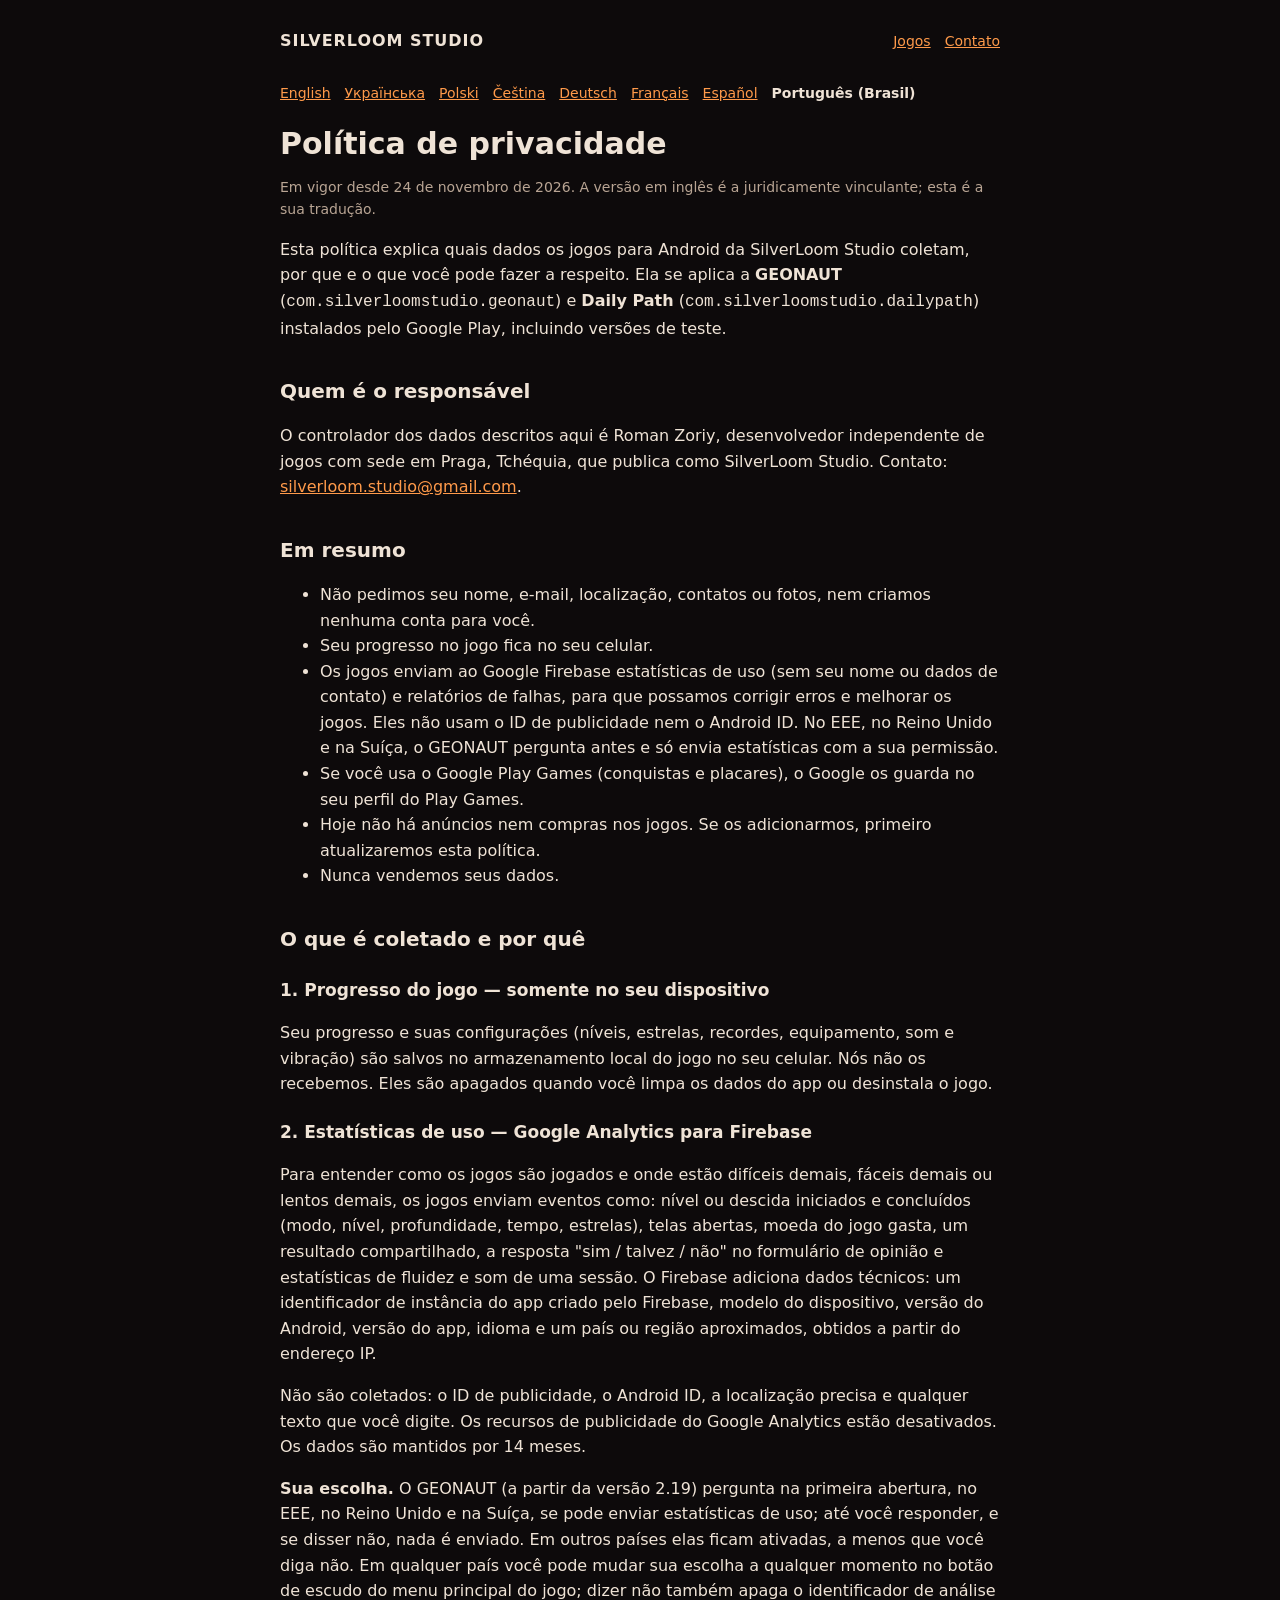
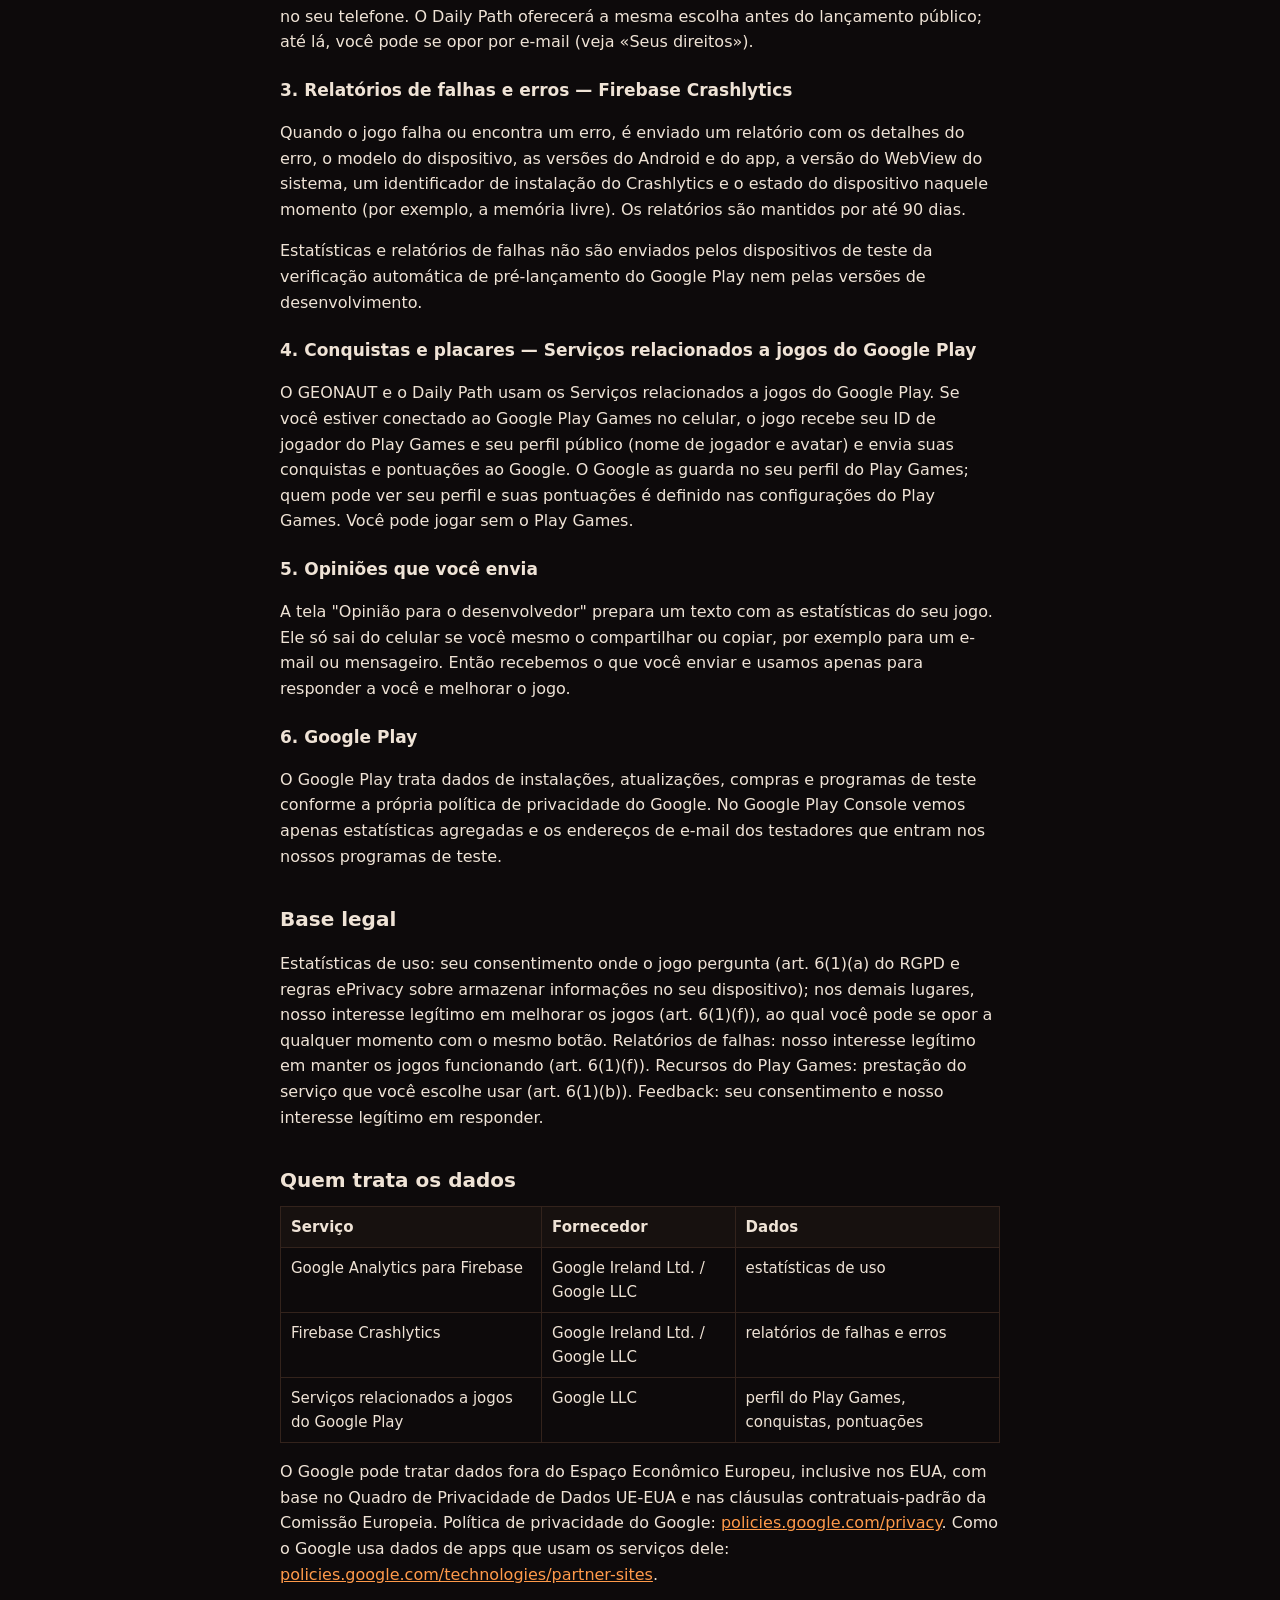
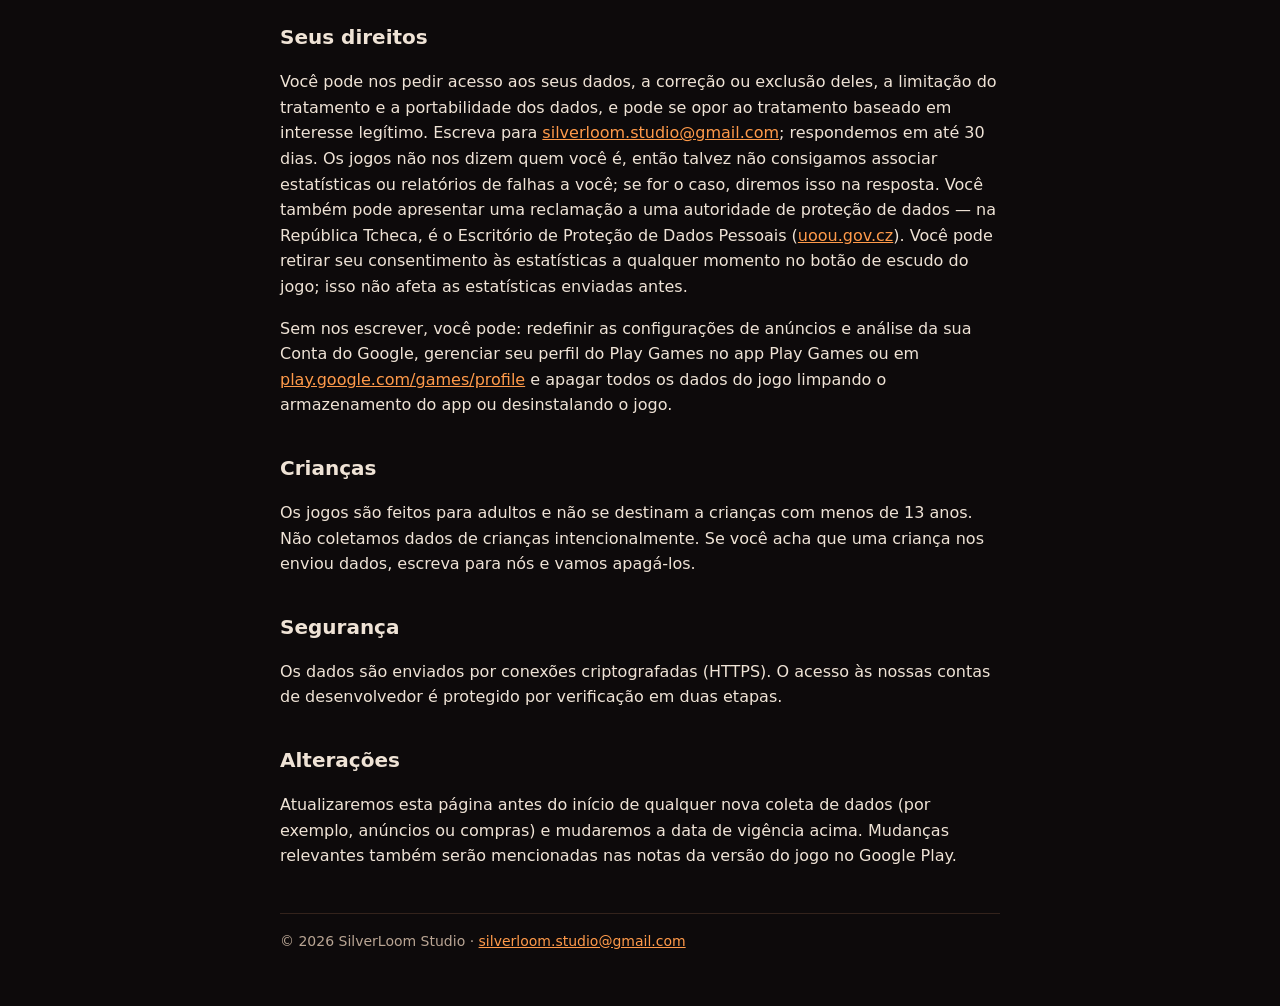
<file: privacy/pt/index.html>
<!doctype html>
<html lang="pt-BR">
<head>
<meta charset="utf-8">
<meta name="viewport" content="width=device-width, initial-scale=1">
<title>Política de privacidade — SilverLoom Studio</title>
<meta name="description" content="Política de privacidade dos jogos para Android da SilverLoom Studio: GEONAUT e Daily Path.">
<link rel="alternate" hreflang="en" href="https://silverloomstudio.github.io/privacy/">
<link rel="alternate" hreflang="uk" href="https://silverloomstudio.github.io/privacy/uk/">
<link rel="alternate" hreflang="pl" href="https://silverloomstudio.github.io/privacy/pl/">
<link rel="alternate" hreflang="cs" href="https://silverloomstudio.github.io/privacy/cs/">
<link rel="alternate" hreflang="de" href="https://silverloomstudio.github.io/privacy/de/">
<link rel="alternate" hreflang="fr" href="https://silverloomstudio.github.io/privacy/fr/">
<link rel="alternate" hreflang="es" href="https://silverloomstudio.github.io/privacy/es/">
<link rel="alternate" hreflang="pt-BR" href="https://silverloomstudio.github.io/privacy/pt/">
<link rel="stylesheet" href="../../assets/site.css">
</head>
<body>
<div class="wrap">
  <header class="top">
    <a class="brand" href="../../">SILVERLOOM STUDIO</a>
    <nav><a href="../../">Jogos</a><a href="mailto:silverloom.studio@gmail.com">Contato</a></nav>
  </header>

  <p class="lang"><a href="../" hreflang="en" lang="en">English</a><a href="../uk/" hreflang="uk" lang="uk">Українська</a><a href="../pl/" hreflang="pl" lang="pl">Polski</a><a href="../cs/" hreflang="cs" lang="cs">Čeština</a><a href="../de/" hreflang="de" lang="de">Deutsch</a><a href="../fr/" hreflang="fr" lang="fr">Français</a><a href="../es/" hreflang="es" lang="es">Español</a><b>Português (Brasil)</b></p>

  <h1>Política de privacidade</h1>
  <p class="mut">Em vigor desde 24 de novembro de 2026. A versão em inglês é a juridicamente vinculante; esta é a sua tradução.</p>

  <p>Esta política explica quais dados os jogos para Android da SilverLoom Studio coletam, por que e o que você pode fazer a respeito. Ela se aplica a <b>GEONAUT</b> (<code>com.silverloomstudio.geonaut</code>) e <b>Daily Path</b> (<code>com.silverloomstudio.dailypath</code>) instalados pelo Google Play, incluindo versões de teste.</p>

  <h2>Quem é o responsável</h2>
  <p>O controlador dos dados descritos aqui é Roman Zoriy, desenvolvedor independente de jogos com sede em Praga, Tchéquia, que publica como SilverLoom Studio. Contato: <a href="mailto:silverloom.studio@gmail.com">silverloom.studio@gmail.com</a>.</p>

  <h2>Em resumo</h2>
  <ul>
    <li>Não pedimos seu nome, e-mail, localização, contatos ou fotos, nem criamos nenhuma conta para você.</li>
    <li>Seu progresso no jogo fica no seu celular.</li>
    <li>Os jogos enviam ao Google Firebase estatísticas de uso (sem seu nome ou dados de contato) e relatórios de falhas, para que possamos corrigir erros e melhorar os jogos. Eles não usam o ID de publicidade nem o Android ID. No EEE, no Reino Unido e na Suíça, o GEONAUT pergunta antes e só envia estatísticas com a sua permissão.</li>
    <li>Se você usa o Google Play Games (conquistas e placares), o Google os guarda no seu perfil do Play Games.</li>
    <li>Hoje não há anúncios nem compras nos jogos. Se os adicionarmos, primeiro atualizaremos esta política.</li>
    <li>Nunca vendemos seus dados.</li>
  </ul>

  <h2>O que é coletado e por quê</h2>

  <h3>1. Progresso do jogo — somente no seu dispositivo</h3>
  <p>Seu progresso e suas configurações (níveis, estrelas, recordes, equipamento, som e vibração) são salvos no armazenamento local do jogo no seu celular. Nós não os recebemos. Eles são apagados quando você limpa os dados do app ou desinstala o jogo.</p>

  <h3>2. Estatísticas de uso — Google Analytics para Firebase</h3>
  <p>Para entender como os jogos são jogados e onde estão difíceis demais, fáceis demais ou lentos demais, os jogos enviam eventos como: nível ou descida iniciados e concluídos (modo, nível, profundidade, tempo, estrelas), telas abertas, moeda do jogo gasta, um resultado compartilhado, a resposta "sim / talvez / não" no formulário de opinião e estatísticas de fluidez e som de uma sessão. O Firebase adiciona dados técnicos: um identificador de instância do app criado pelo Firebase, modelo do dispositivo, versão do Android, versão do app, idioma e um país ou região aproximados, obtidos a partir do endereço IP.</p>
  <p>Não são coletados: o ID de publicidade, o Android ID, a localização precisa e qualquer texto que você digite. Os recursos de publicidade do Google Analytics estão desativados. Os dados são mantidos por 14 meses.</p>
  <p><b>Sua escolha.</b> O GEONAUT (a partir da versão 2.19) pergunta na primeira abertura, no EEE, no Reino Unido e na Suíça, se pode enviar estatísticas de uso; até você responder, e se disser não, nada é enviado. Em outros países elas ficam ativadas, a menos que você diga não. Em qualquer país você pode mudar sua escolha a qualquer momento no botão de escudo do menu principal do jogo; dizer não também apaga o identificador de análise no seu telefone. O Daily Path oferecerá a mesma escolha antes do lançamento público; até lá, você pode se opor por e-mail (veja «Seus direitos»).</p>

  <h3>3. Relatórios de falhas e erros — Firebase Crashlytics</h3>
  <p>Quando o jogo falha ou encontra um erro, é enviado um relatório com os detalhes do erro, o modelo do dispositivo, as versões do Android e do app, a versão do WebView do sistema, um identificador de instalação do Crashlytics e o estado do dispositivo naquele momento (por exemplo, a memória livre). Os relatórios são mantidos por até 90 dias.</p>
  <p>Estatísticas e relatórios de falhas não são enviados pelos dispositivos de teste da verificação automática de pré-lançamento do Google Play nem pelas versões de desenvolvimento.</p>

  <h3>4. Conquistas e placares — Serviços relacionados a jogos do Google Play</h3>
  <p>O GEONAUT e o Daily Path usam os Serviços relacionados a jogos do Google Play. Se você estiver conectado ao Google Play Games no celular, o jogo recebe seu ID de jogador do Play Games e seu perfil público (nome de jogador e avatar) e envia suas conquistas e pontuações ao Google. O Google as guarda no seu perfil do Play Games; quem pode ver seu perfil e suas pontuações é definido nas configurações do Play Games. Você pode jogar sem o Play Games.</p>

  <h3>5. Opiniões que você envia</h3>
  <p>A tela "Opinião para o desenvolvedor" prepara um texto com as estatísticas do seu jogo. Ele só sai do celular se você mesmo o compartilhar ou copiar, por exemplo para um e-mail ou mensageiro. Então recebemos o que você enviar e usamos apenas para responder a você e melhorar o jogo.</p>

  <h3>6. Google Play</h3>
  <p>O Google Play trata dados de instalações, atualizações, compras e programas de teste conforme a própria política de privacidade do Google. No Google Play Console vemos apenas estatísticas agregadas e os endereços de e-mail dos testadores que entram nos nossos programas de teste.</p>

  <h2>Base legal</h2>
  <p>Estatísticas de uso: seu consentimento onde o jogo pergunta (art. 6(1)(a) do RGPD e regras ePrivacy sobre armazenar informações no seu dispositivo); nos demais lugares, nosso interesse legítimo em melhorar os jogos (art. 6(1)(f)), ao qual você pode se opor a qualquer momento com o mesmo botão. Relatórios de falhas: nosso interesse legítimo em manter os jogos funcionando (art. 6(1)(f)). Recursos do Play Games: prestação do serviço que você escolhe usar (art. 6(1)(b)). Feedback: seu consentimento e nosso interesse legítimo em responder.</p>

  <h2>Quem trata os dados</h2>
  <table>
    <tr><th>Serviço</th><th>Fornecedor</th><th>Dados</th></tr>
    <tr><td>Google Analytics para Firebase</td><td>Google Ireland Ltd. / Google LLC</td><td>estatísticas de uso</td></tr>
    <tr><td>Firebase Crashlytics</td><td>Google Ireland Ltd. / Google LLC</td><td>relatórios de falhas e erros</td></tr>
    <tr><td>Serviços relacionados a jogos do Google Play</td><td>Google LLC</td><td>perfil do Play Games, conquistas, pontuações</td></tr>
  </table>
  <p>O Google pode tratar dados fora do Espaço Econômico Europeu, inclusive nos EUA, com base no Quadro de Privacidade de Dados UE-EUA e nas cláusulas contratuais-padrão da Comissão Europeia. Política de privacidade do Google: <a href="https://policies.google.com/privacy">policies.google.com/privacy</a>. Como o Google usa dados de apps que usam os serviços dele: <a href="https://policies.google.com/technologies/partner-sites">policies.google.com/technologies/partner-sites</a>.</p>

  <h2>Seus direitos</h2>
  <p>Você pode nos pedir acesso aos seus dados, a correção ou exclusão deles, a limitação do tratamento e a portabilidade dos dados, e pode se opor ao tratamento baseado em interesse legítimo. Escreva para <a href="mailto:silverloom.studio@gmail.com">silverloom.studio@gmail.com</a>; respondemos em até 30 dias. Os jogos não nos dizem quem você é, então talvez não consigamos associar estatísticas ou relatórios de falhas a você; se for o caso, diremos isso na resposta. Você também pode apresentar uma reclamação a uma autoridade de proteção de dados — na República Tcheca, é o Escritório de Proteção de Dados Pessoais (<a href="https://uoou.gov.cz">uoou.gov.cz</a>). Você pode retirar seu consentimento às estatísticas a qualquer momento no botão de escudo do jogo; isso não afeta as estatísticas enviadas antes.</p>
  <p>Sem nos escrever, você pode: redefinir as configurações de anúncios e análise da sua Conta do Google, gerenciar seu perfil do Play Games no app Play Games ou em <a href="https://play.google.com/games/profile">play.google.com/games/profile</a> e apagar todos os dados do jogo limpando o armazenamento do app ou desinstalando o jogo.</p>

  <h2>Crianças</h2>
  <p>Os jogos são feitos para adultos e não se destinam a crianças com menos de 13 anos. Não coletamos dados de crianças intencionalmente. Se você acha que uma criança nos enviou dados, escreva para nós e vamos apagá-los.</p>

  <h2>Segurança</h2>
  <p>Os dados são enviados por conexões criptografadas (HTTPS). O acesso às nossas contas de desenvolvedor é protegido por verificação em duas etapas.</p>

  <h2>Alterações</h2>
  <p>Atualizaremos esta página antes do início de qualquer nova coleta de dados (por exemplo, anúncios ou compras) e mudaremos a data de vigência acima. Mudanças relevantes também serão mencionadas nas notas da versão do jogo no Google Play.</p>

  <footer>© 2026 SilverLoom Studio · <a href="mailto:silverloom.studio@gmail.com">silverloom.studio@gmail.com</a></footer>
</div>
</body>
</html>
</file>
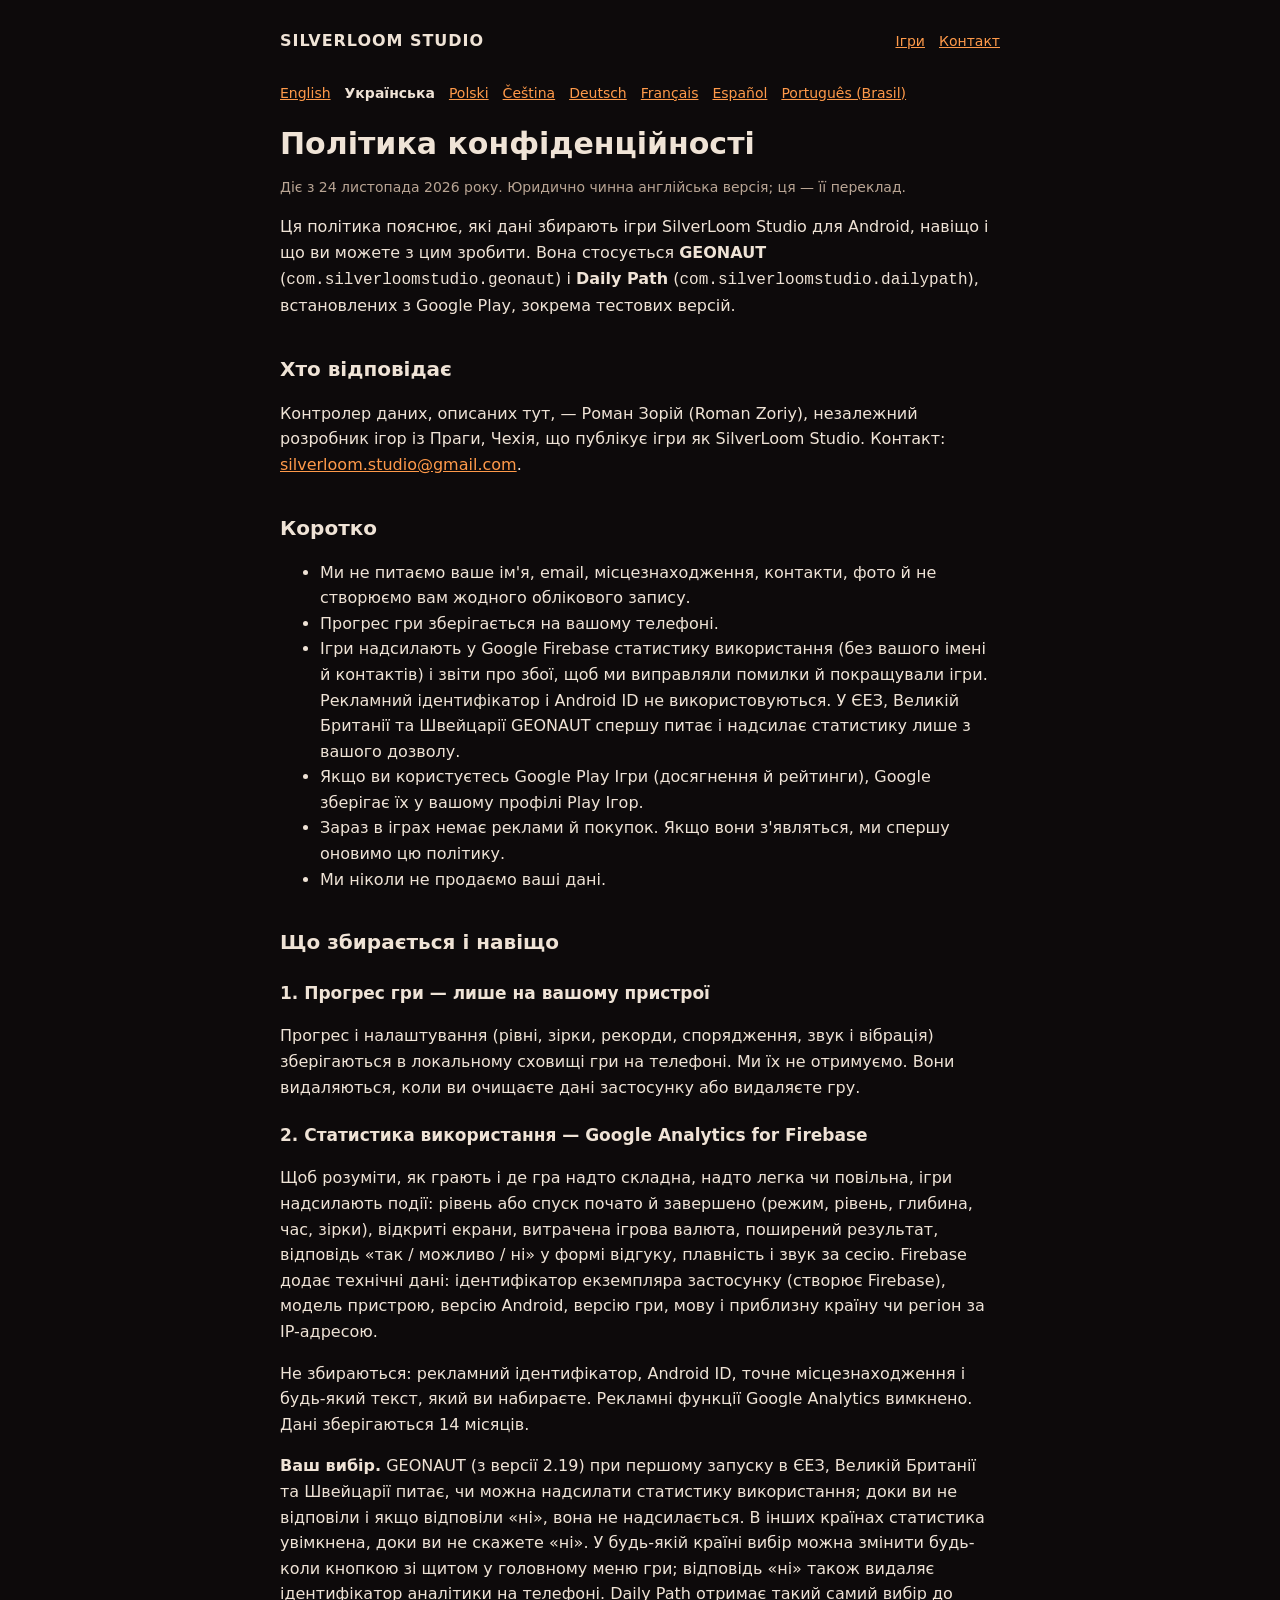
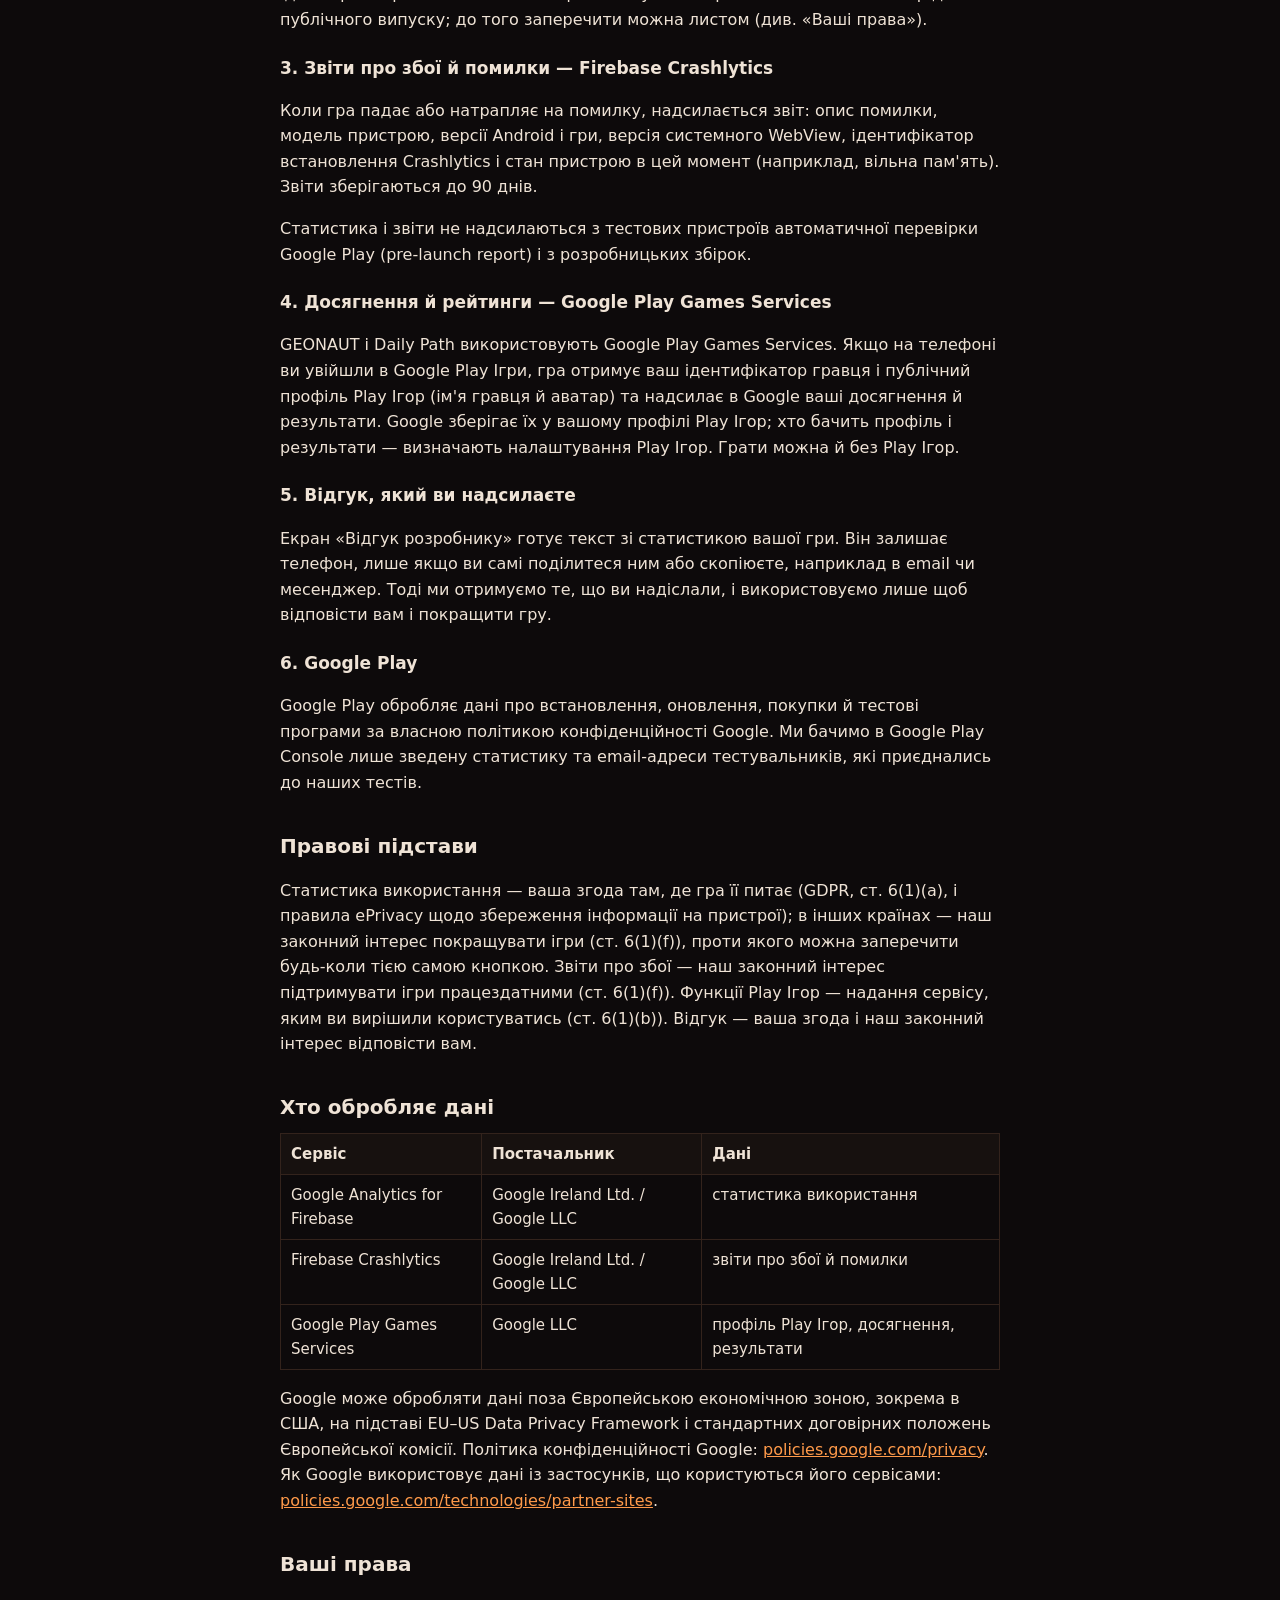
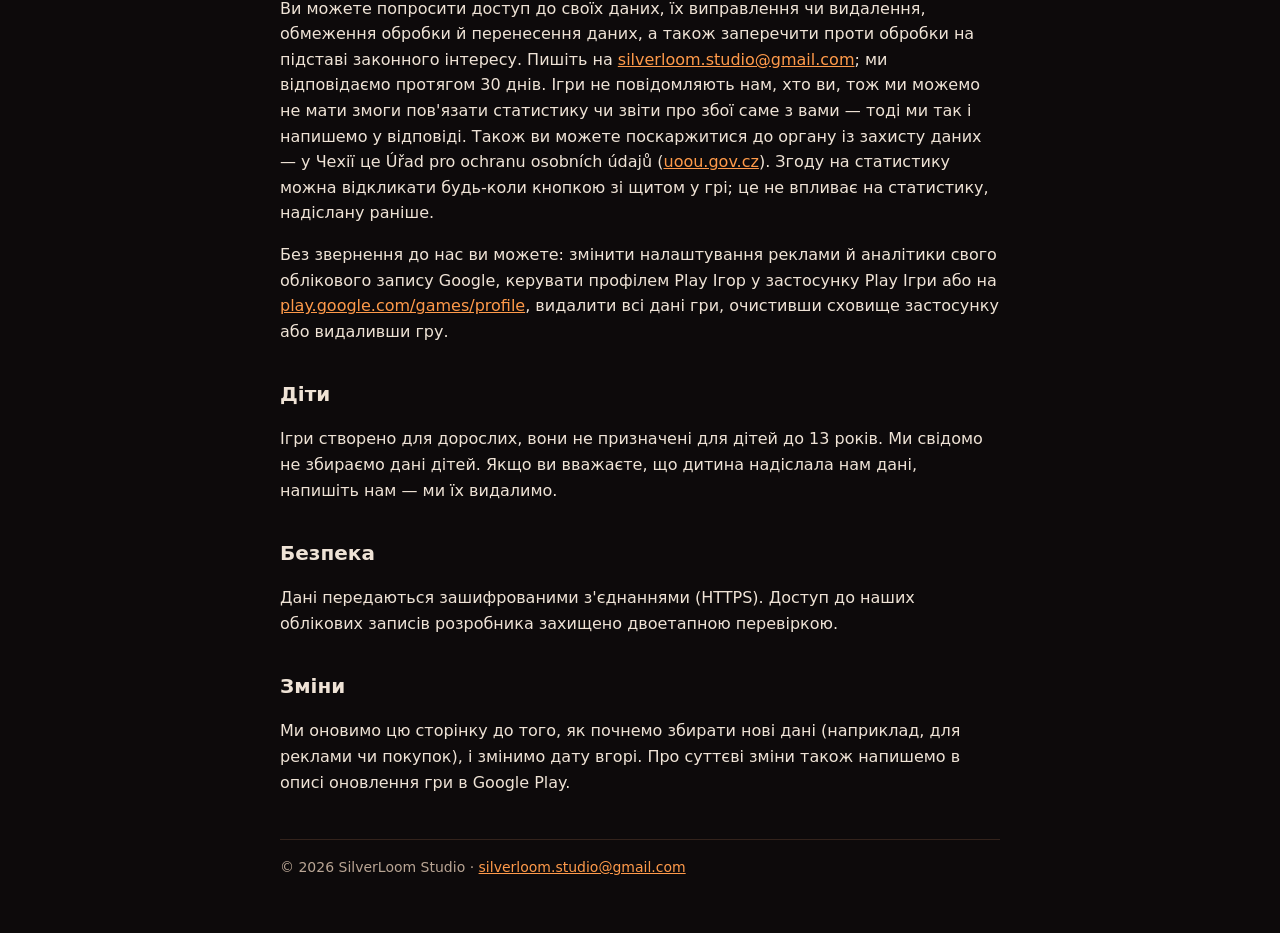
<file: privacy/uk/index.html>
<!doctype html>
<html lang="uk">
<head>
<meta charset="utf-8">
<meta name="viewport" content="width=device-width, initial-scale=1">
<title>Політика конфіденційності — SilverLoom Studio</title>
<meta name="description" content="Політика конфіденційності ігор SilverLoom Studio для Android: GEONAUT і Daily Path.">
<link rel="alternate" hreflang="en" href="https://silverloomstudio.github.io/privacy/">
<link rel="alternate" hreflang="uk" href="https://silverloomstudio.github.io/privacy/uk/">
<link rel="alternate" hreflang="pl" href="https://silverloomstudio.github.io/privacy/pl/">
<link rel="alternate" hreflang="cs" href="https://silverloomstudio.github.io/privacy/cs/">
<link rel="alternate" hreflang="de" href="https://silverloomstudio.github.io/privacy/de/">
<link rel="alternate" hreflang="fr" href="https://silverloomstudio.github.io/privacy/fr/">
<link rel="alternate" hreflang="es" href="https://silverloomstudio.github.io/privacy/es/">
<link rel="alternate" hreflang="pt-BR" href="https://silverloomstudio.github.io/privacy/pt/">
<link rel="stylesheet" href="../../assets/site.css">
</head>
<body>
<div class="wrap">
  <header class="top">
    <a class="brand" href="../../">SILVERLOOM STUDIO</a>
    <nav><a href="../../">Ігри</a><a href="mailto:silverloom.studio@gmail.com">Контакт</a></nav>
  </header>

  <p class="lang"><a href="../" hreflang="en" lang="en">English</a><b>Українська</b><a href="../pl/" hreflang="pl" lang="pl">Polski</a><a href="../cs/" hreflang="cs" lang="cs">Čeština</a><a href="../de/" hreflang="de" lang="de">Deutsch</a><a href="../fr/" hreflang="fr" lang="fr">Français</a><a href="../es/" hreflang="es" lang="es">Español</a><a href="../pt/" hreflang="pt-BR" lang="pt-BR">Português (Brasil)</a></p>

  <h1>Політика конфіденційності</h1>
  <p class="mut">Діє з 24 листопада 2026 року. Юридично чинна англійська версія; ця — її переклад.</p>

  <p>Ця політика пояснює, які дані збирають ігри SilverLoom Studio для Android, навіщо і що ви можете з цим зробити. Вона стосується <b>GEONAUT</b> (<code>com.silverloomstudio.geonaut</code>) і <b>Daily Path</b> (<code>com.silverloomstudio.dailypath</code>), встановлених з Google Play, зокрема тестових версій.</p>

  <h2>Хто відповідає</h2>
  <p>Контролер даних, описаних тут, — Роман Зорій (Roman Zoriy), незалежний розробник ігор із Праги, Чехія, що публікує ігри як SilverLoom Studio. Контакт: <a href="mailto:silverloom.studio@gmail.com">silverloom.studio@gmail.com</a>.</p>

  <h2>Коротко</h2>
  <ul>
    <li>Ми не питаємо ваше ім'я, email, місцезнаходження, контакти, фото й не створюємо вам жодного облікового запису.</li>
    <li>Прогрес гри зберігається на вашому телефоні.</li>
    <li>Ігри надсилають у Google Firebase статистику використання (без вашого імені й контактів) і звіти про збої, щоб ми виправляли помилки й покращували ігри. Рекламний ідентифікатор і Android ID не використовуються. У ЄЕЗ, Великій Британії та Швейцарії GEONAUT спершу питає і надсилає статистику лише з вашого дозволу.</li>
    <li>Якщо ви користуєтесь Google Play Ігри (досягнення й рейтинги), Google зберігає їх у вашому профілі Play Ігор.</li>
    <li>Зараз в іграх немає реклами й покупок. Якщо вони з'являться, ми спершу оновимо цю політику.</li>
    <li>Ми ніколи не продаємо ваші дані.</li>
  </ul>

  <h2>Що збирається і навіщо</h2>

  <h3>1. Прогрес гри — лише на вашому пристрої</h3>
  <p>Прогрес і налаштування (рівні, зірки, рекорди, спорядження, звук і вібрація) зберігаються в локальному сховищі гри на телефоні. Ми їх не отримуємо. Вони видаляються, коли ви очищаєте дані застосунку або видаляєте гру.</p>

  <h3>2. Статистика використання — Google Analytics for Firebase</h3>
  <p>Щоб розуміти, як грають і де гра надто складна, надто легка чи повільна, ігри надсилають події: рівень або спуск почато й завершено (режим, рівень, глибина, час, зірки), відкриті екрани, витрачена ігрова валюта, поширений результат, відповідь «так / можливо / ні» у формі відгуку, плавність і звук за сесію. Firebase додає технічні дані: ідентифікатор екземпляра застосунку (створює Firebase), модель пристрою, версію Android, версію гри, мову і приблизну країну чи регіон за IP-адресою.</p>
  <p>Не збираються: рекламний ідентифікатор, Android ID, точне місцезнаходження і будь-який текст, який ви набираєте. Рекламні функції Google Analytics вимкнено. Дані зберігаються 14 місяців.</p>
  <p><b>Ваш вибір.</b> GEONAUT (з версії 2.19) при першому запуску в ЄЕЗ, Великій Британії та Швейцарії питає, чи можна надсилати статистику використання; доки ви не відповіли і якщо відповіли «ні», вона не надсилається. В інших країнах статистика увімкнена, доки ви не скажете «ні». У будь-якій країні вибір можна змінити будь-коли кнопкою зі щитом у головному меню гри; відповідь «ні» також видаляє ідентифікатор аналітики на телефоні. Daily Path отримає такий самий вибір до публічного випуску; до того заперечити можна листом (див. «Ваші права»).</p>

  <h3>3. Звіти про збої й помилки — Firebase Crashlytics</h3>
  <p>Коли гра падає або натрапляє на помилку, надсилається звіт: опис помилки, модель пристрою, версії Android і гри, версія системного WebView, ідентифікатор встановлення Crashlytics і стан пристрою в цей момент (наприклад, вільна пам'ять). Звіти зберігаються до 90 днів.</p>
  <p>Статистика і звіти не надсилаються з тестових пристроїв автоматичної перевірки Google Play (pre-launch report) і з розробницьких збірок.</p>

  <h3>4. Досягнення й рейтинги — Google Play Games Services</h3>
  <p>GEONAUT і Daily Path використовують Google Play Games Services. Якщо на телефоні ви увійшли в Google Play Ігри, гра отримує ваш ідентифікатор гравця і публічний профіль Play Ігор (ім'я гравця й аватар) та надсилає в Google ваші досягнення й результати. Google зберігає їх у вашому профілі Play Ігор; хто бачить профіль і результати — визначають налаштування Play Ігор. Грати можна й без Play Ігор.</p>

  <h3>5. Відгук, який ви надсилаєте</h3>
  <p>Екран «Відгук розробнику» готує текст зі статистикою вашої гри. Він залишає телефон, лише якщо ви самі поділитеся ним або скопіюєте, наприклад в email чи месенджер. Тоді ми отримуємо те, що ви надіслали, і використовуємо лише щоб відповісти вам і покращити гру.</p>

  <h3>6. Google Play</h3>
  <p>Google Play обробляє дані про встановлення, оновлення, покупки й тестові програми за власною політикою конфіденційності Google. Ми бачимо в Google Play Console лише зведену статистику та email-адреси тестувальників, які приєднались до наших тестів.</p>

  <h2>Правові підстави</h2>
  <p>Статистика використання — ваша згода там, де гра її питає (GDPR, ст. 6(1)(a), і правила ePrivacy щодо збереження інформації на пристрої); в інших країнах — наш законний інтерес покращувати ігри (ст. 6(1)(f)), проти якого можна заперечити будь-коли тією самою кнопкою. Звіти про збої — наш законний інтерес підтримувати ігри працездатними (ст. 6(1)(f)). Функції Play Ігор — надання сервісу, яким ви вирішили користуватись (ст. 6(1)(b)). Відгук — ваша згода і наш законний інтерес відповісти вам.</p>

  <h2>Хто обробляє дані</h2>
  <table>
    <tr><th>Сервіс</th><th>Постачальник</th><th>Дані</th></tr>
    <tr><td>Google Analytics for Firebase</td><td>Google Ireland Ltd. / Google LLC</td><td>статистика використання</td></tr>
    <tr><td>Firebase Crashlytics</td><td>Google Ireland Ltd. / Google LLC</td><td>звіти про збої й помилки</td></tr>
    <tr><td>Google Play Games Services</td><td>Google LLC</td><td>профіль Play Ігор, досягнення, результати</td></tr>
  </table>
  <p>Google може обробляти дані поза Європейською економічною зоною, зокрема в США, на підставі EU–US Data Privacy Framework і стандартних договірних положень Європейської комісії. Політика конфіденційності Google: <a href="https://policies.google.com/privacy?hl=uk">policies.google.com/privacy</a>. Як Google використовує дані із застосунків, що користуються його сервісами: <a href="https://policies.google.com/technologies/partner-sites?hl=uk">policies.google.com/technologies/partner-sites</a>.</p>

  <h2>Ваші права</h2>
  <p>Ви можете попросити доступ до своїх даних, їх виправлення чи видалення, обмеження обробки й перенесення даних, а також заперечити проти обробки на підставі законного інтересу. Пишіть на <a href="mailto:silverloom.studio@gmail.com">silverloom.studio@gmail.com</a>; ми відповідаємо протягом 30 днів. Ігри не повідомляють нам, хто ви, тож ми можемо не мати змоги пов'язати статистику чи звіти про збої саме з вами — тоді ми так і напишемо у відповіді. Також ви можете поскаржитися до органу із захисту даних — у Чехії це Úřad pro ochranu osobních údajů (<a href="https://uoou.gov.cz">uoou.gov.cz</a>). Згоду на статистику можна відкликати будь-коли кнопкою зі щитом у грі; це не впливає на статистику, надіслану раніше.</p>
  <p>Без звернення до нас ви можете: змінити налаштування реклами й аналітики свого облікового запису Google, керувати профілем Play Ігор у застосунку Play Ігри або на <a href="https://play.google.com/games/profile">play.google.com/games/profile</a>, видалити всі дані гри, очистивши сховище застосунку або видаливши гру.</p>

  <h2>Діти</h2>
  <p>Ігри створено для дорослих, вони не призначені для дітей до 13 років. Ми свідомо не збираємо дані дітей. Якщо ви вважаєте, що дитина надіслала нам дані, напишіть нам — ми їх видалимо.</p>

  <h2>Безпека</h2>
  <p>Дані передаються зашифрованими з'єднаннями (HTTPS). Доступ до наших облікових записів розробника захищено двоетапною перевіркою.</p>

  <h2>Зміни</h2>
  <p>Ми оновимо цю сторінку до того, як почнемо збирати нові дані (наприклад, для реклами чи покупок), і змінимо дату вгорі. Про суттєві зміни також напишемо в описі оновлення гри в Google Play.</p>

  <footer>© 2026 SilverLoom Studio · <a href="mailto:silverloom.studio@gmail.com">silverloom.studio@gmail.com</a></footer>
</div>
</body>
</html>
</file>
<file: assets/site.css>
:root{--bg:#0d0a0b;--card:#17110f;--line:#33231c;--tx:#efe3d6;--mut:#b9a594;--acc:#ff9a4a}
*{box-sizing:border-box}
html{-webkit-text-size-adjust:100%}
body{margin:0;background:var(--bg);color:var(--tx);font:16px/1.6 system-ui,-apple-system,"Segoe UI",Roboto,Arial,sans-serif}
a{color:var(--acc)}
.wrap{max-width:760px;margin:0 auto;padding:28px 20px 56px}
header.top{display:flex;align-items:center;gap:12px;flex-wrap:wrap;margin-bottom:28px}
header.top .brand{font-weight:700;letter-spacing:.06em;text-decoration:none;color:var(--tx)}
header.top nav{margin-left:auto;display:flex;gap:14px;flex-wrap:wrap;font-size:14px}
h1{font-size:30px;line-height:1.2;margin:0 0 8px}
h2{font-size:20px;margin:34px 0 8px}
h3{font-size:17px;margin:22px 0 6px}
p,li{color:var(--tx)}
.mut{color:var(--mut);font-size:14px}
.lang{font-size:14px;margin:0 0 22px;display:flex;flex-wrap:wrap;gap:6px 14px}
table{border-collapse:collapse;width:100%;font-size:15px;margin:10px 0}
td,th{overflow-wrap:anywhere}
th,td{border:1px solid var(--line);padding:8px 10px;text-align:left;vertical-align:top}
th{background:var(--card)}
.games{display:grid;gap:14px;margin:18px 0}
.game{display:flex;gap:16px;align-items:center;background:var(--card);border:1px solid var(--line);border-radius:14px;padding:14px}
.game img{width:72px;height:72px;border-radius:16px;flex:none}
.game h3{margin:0 0 4px}
.game p{margin:0;color:var(--mut);font-size:15px}
footer{margin-top:44px;border-top:1px solid var(--line);padding-top:16px;font-size:14px;color:var(--mut)}
</file>
